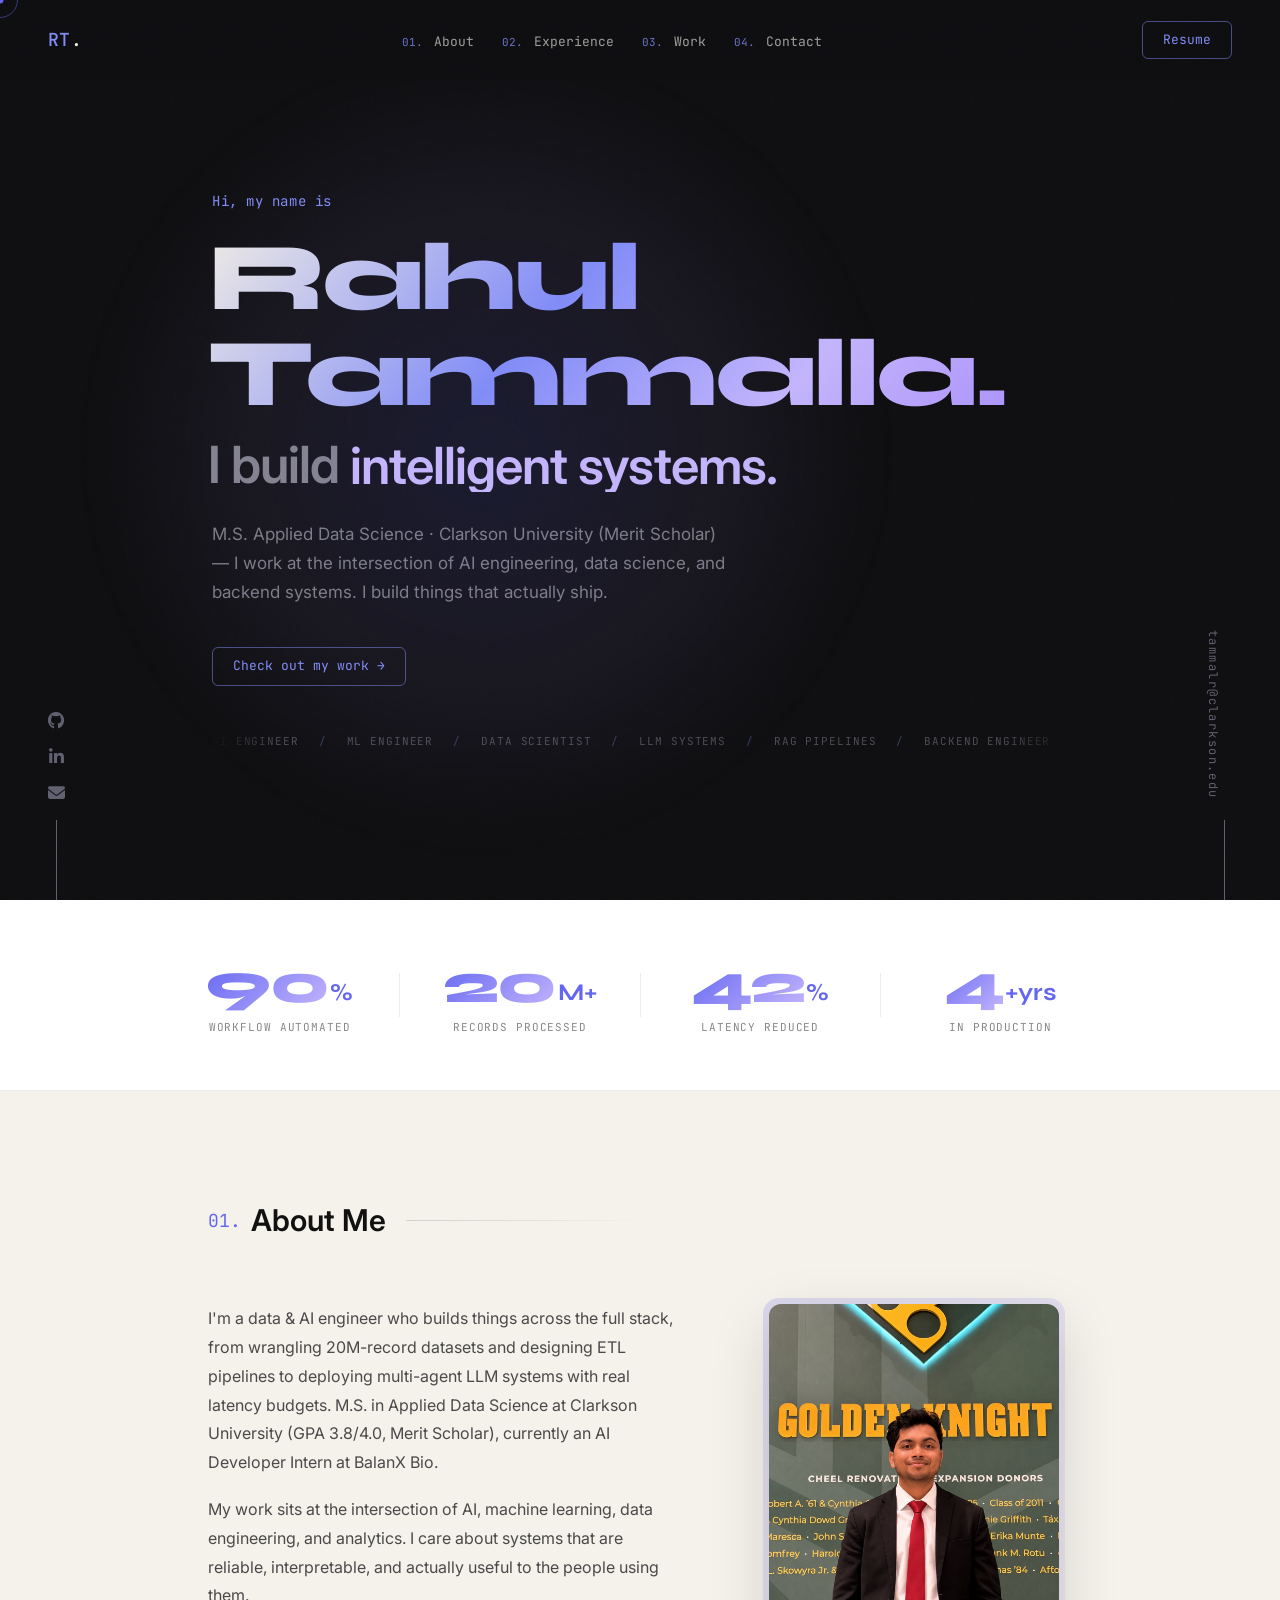
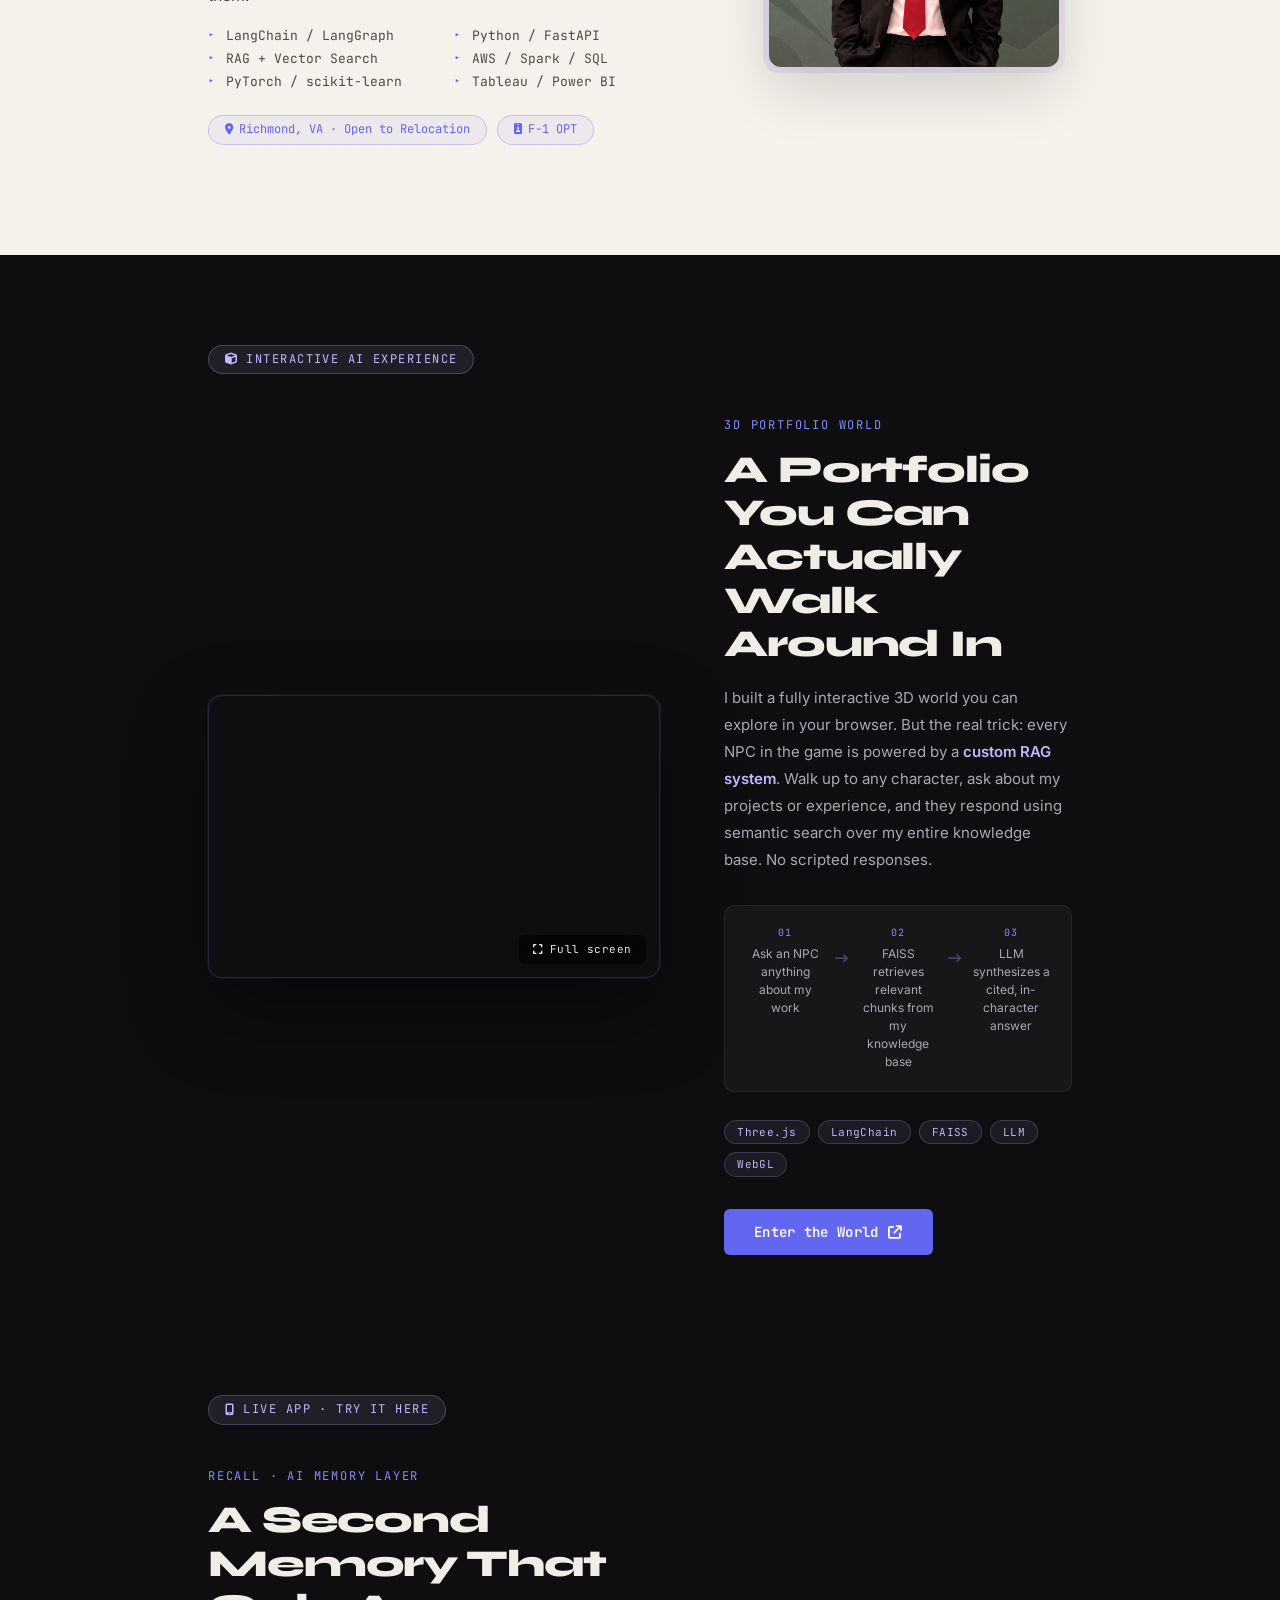
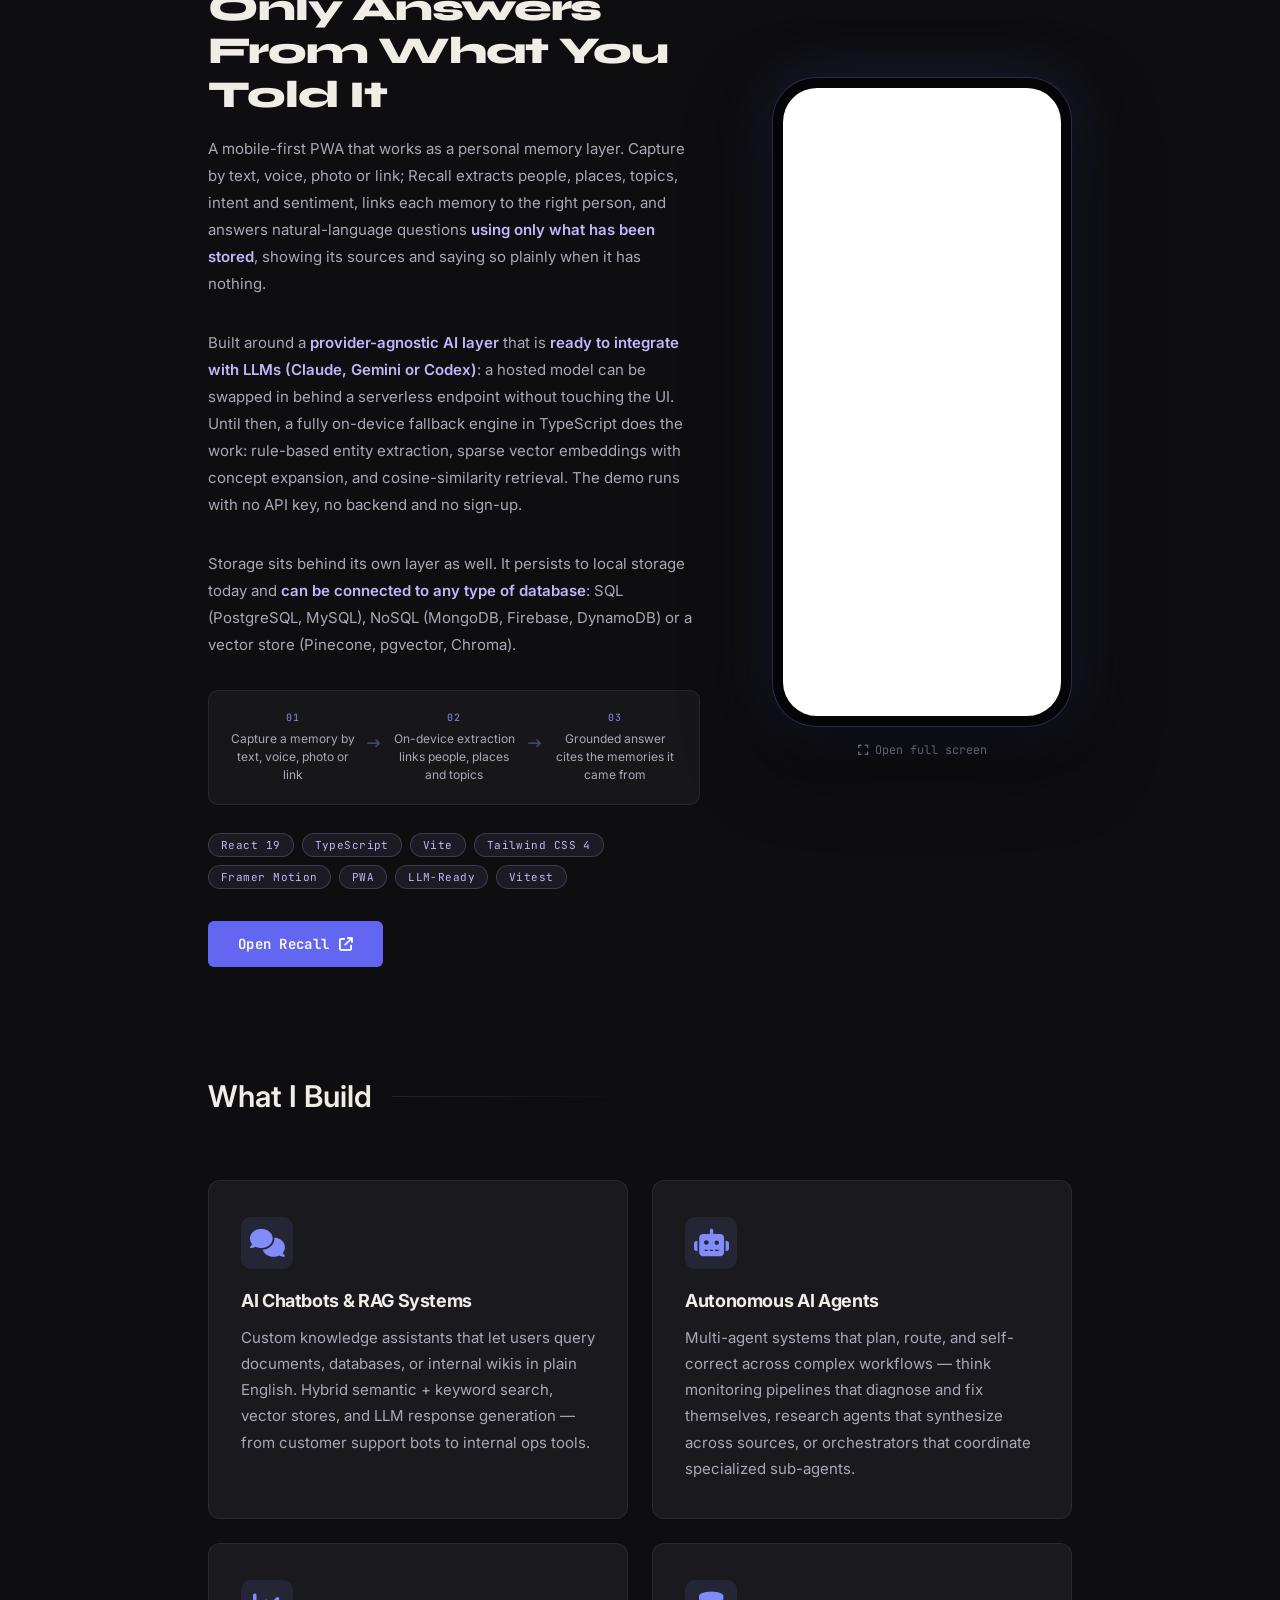
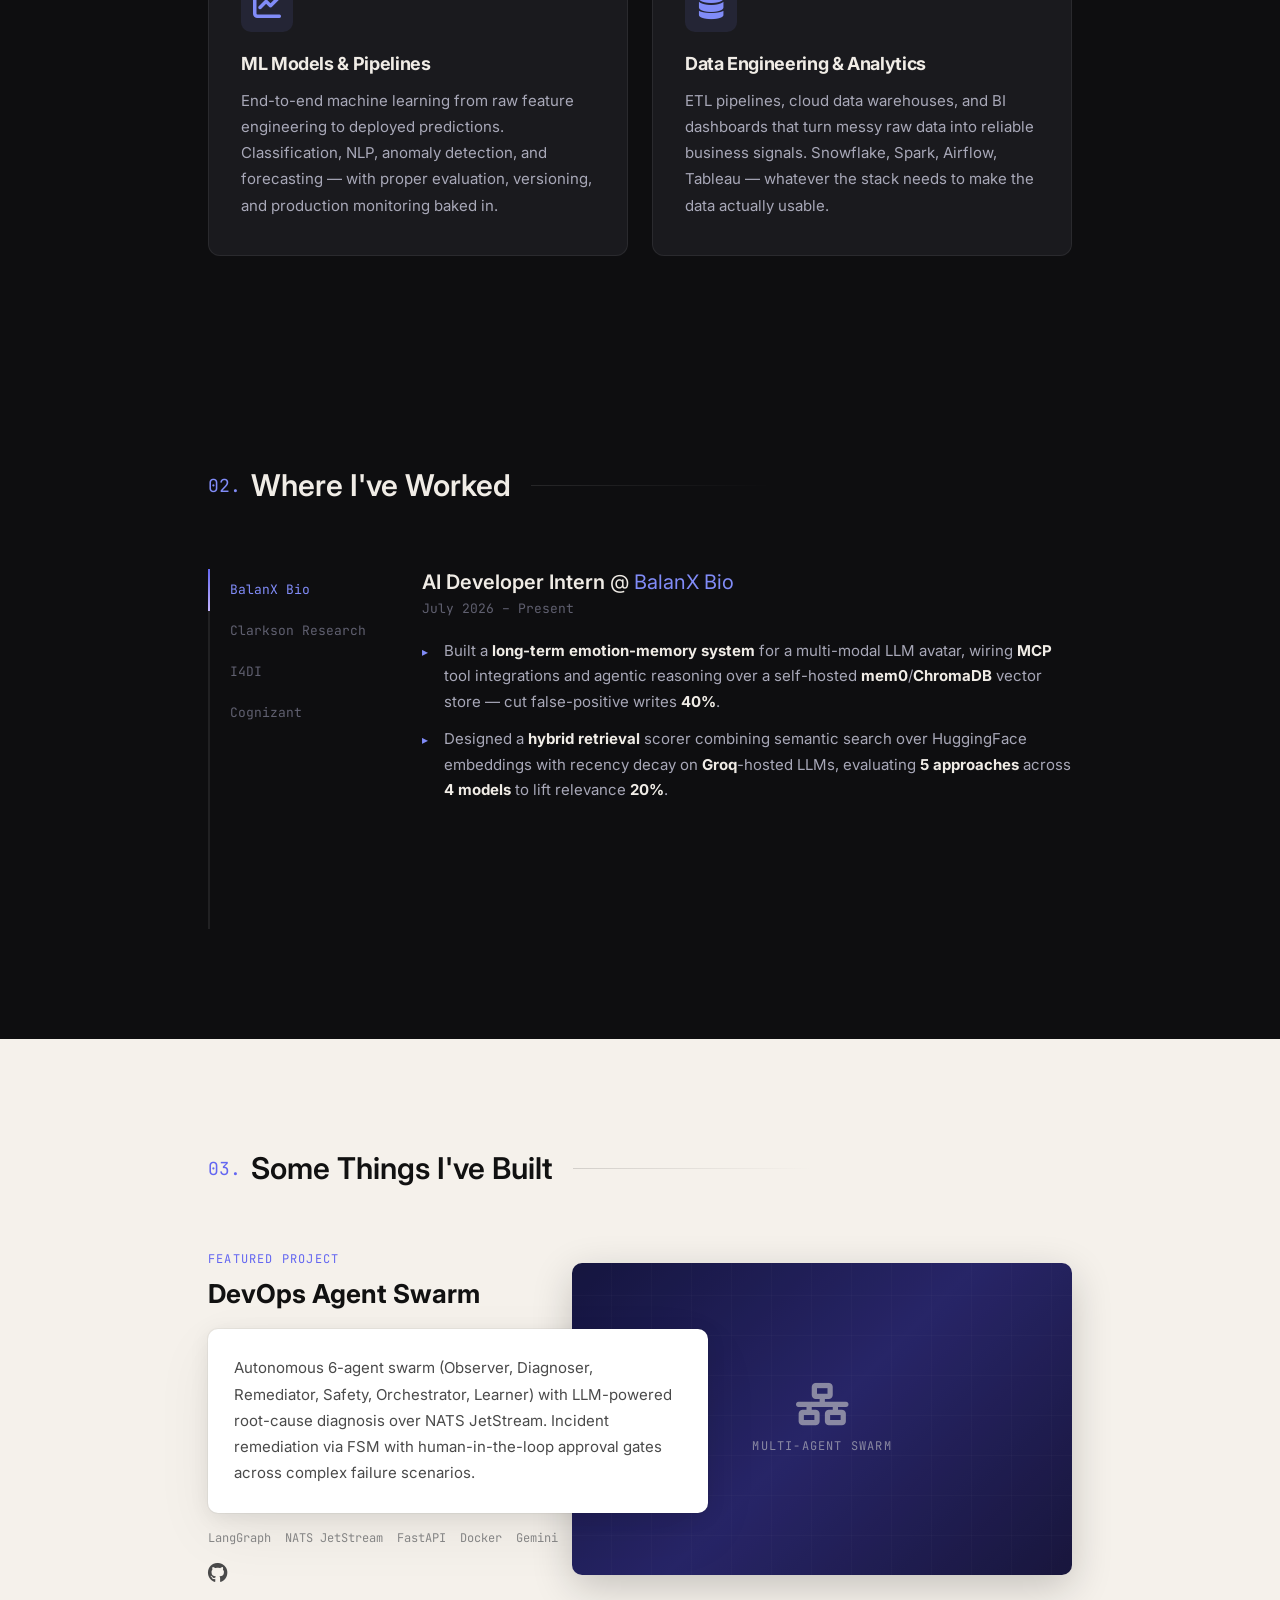
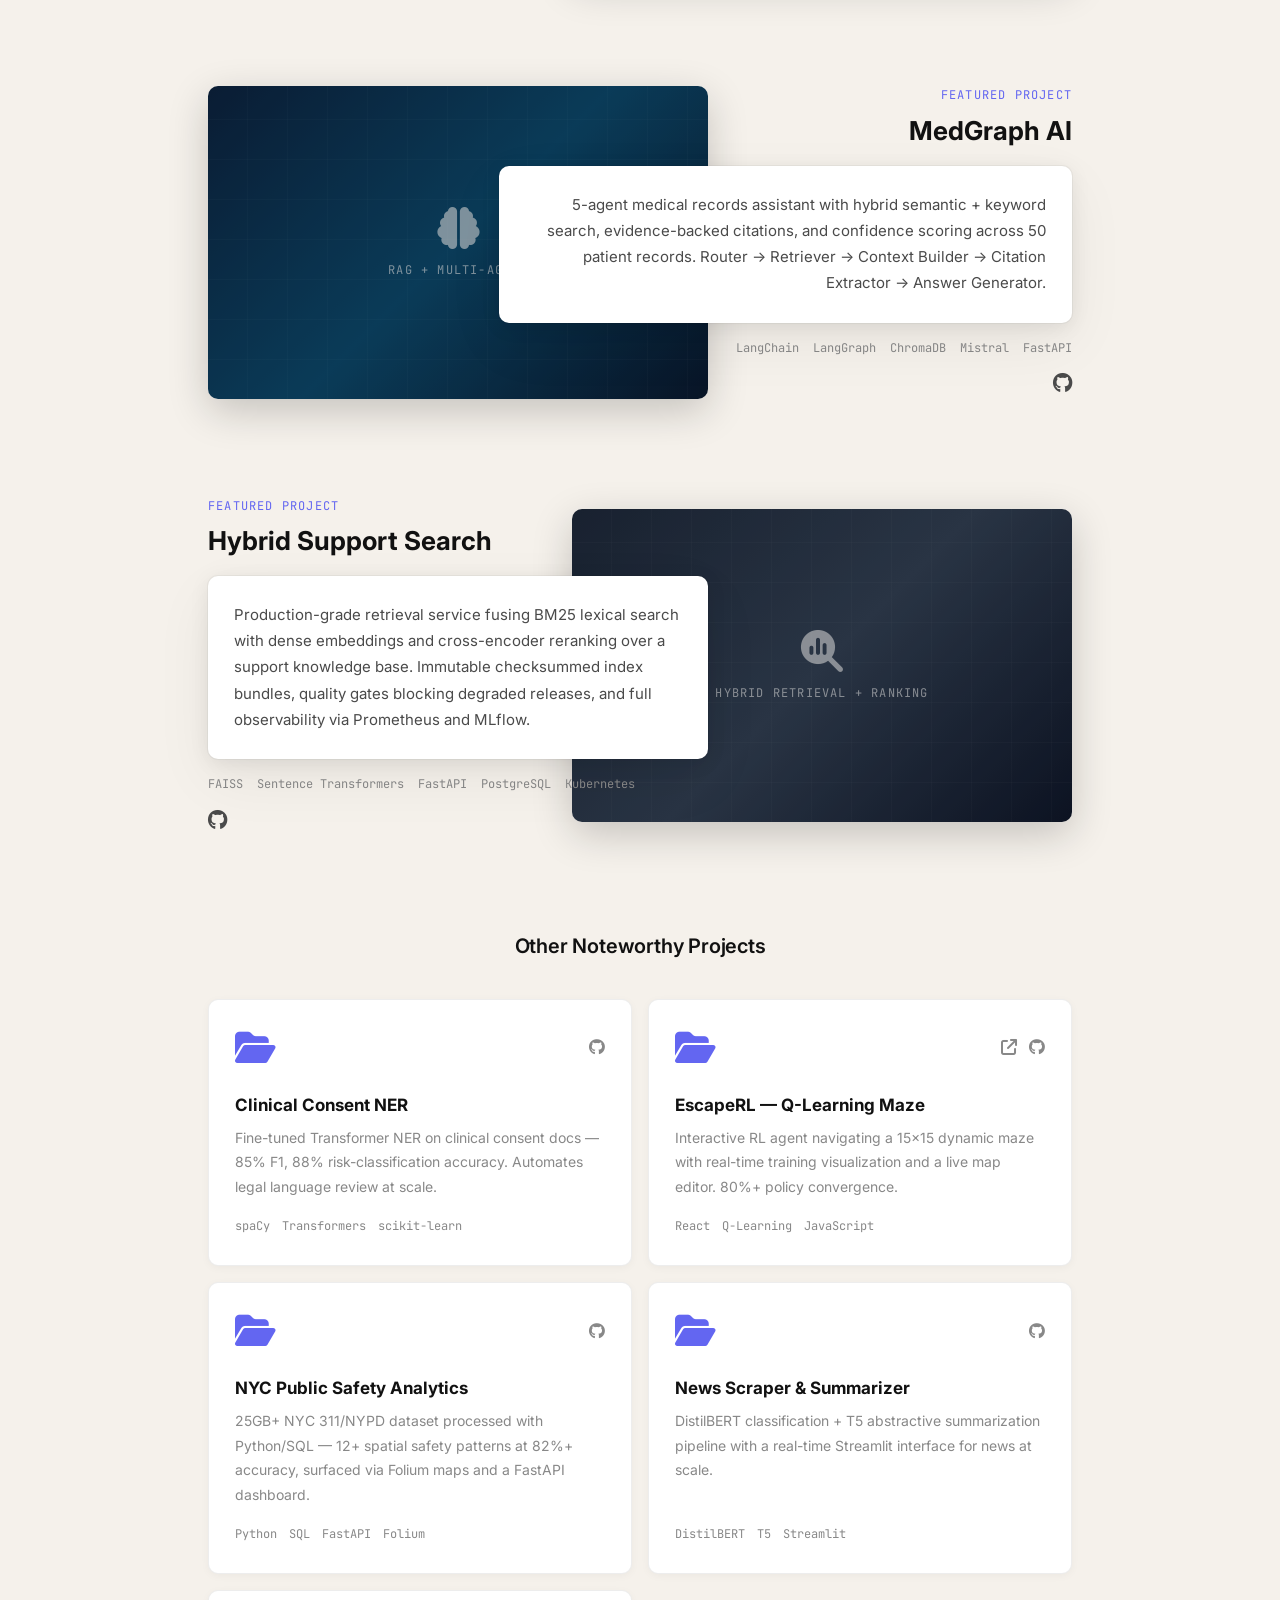
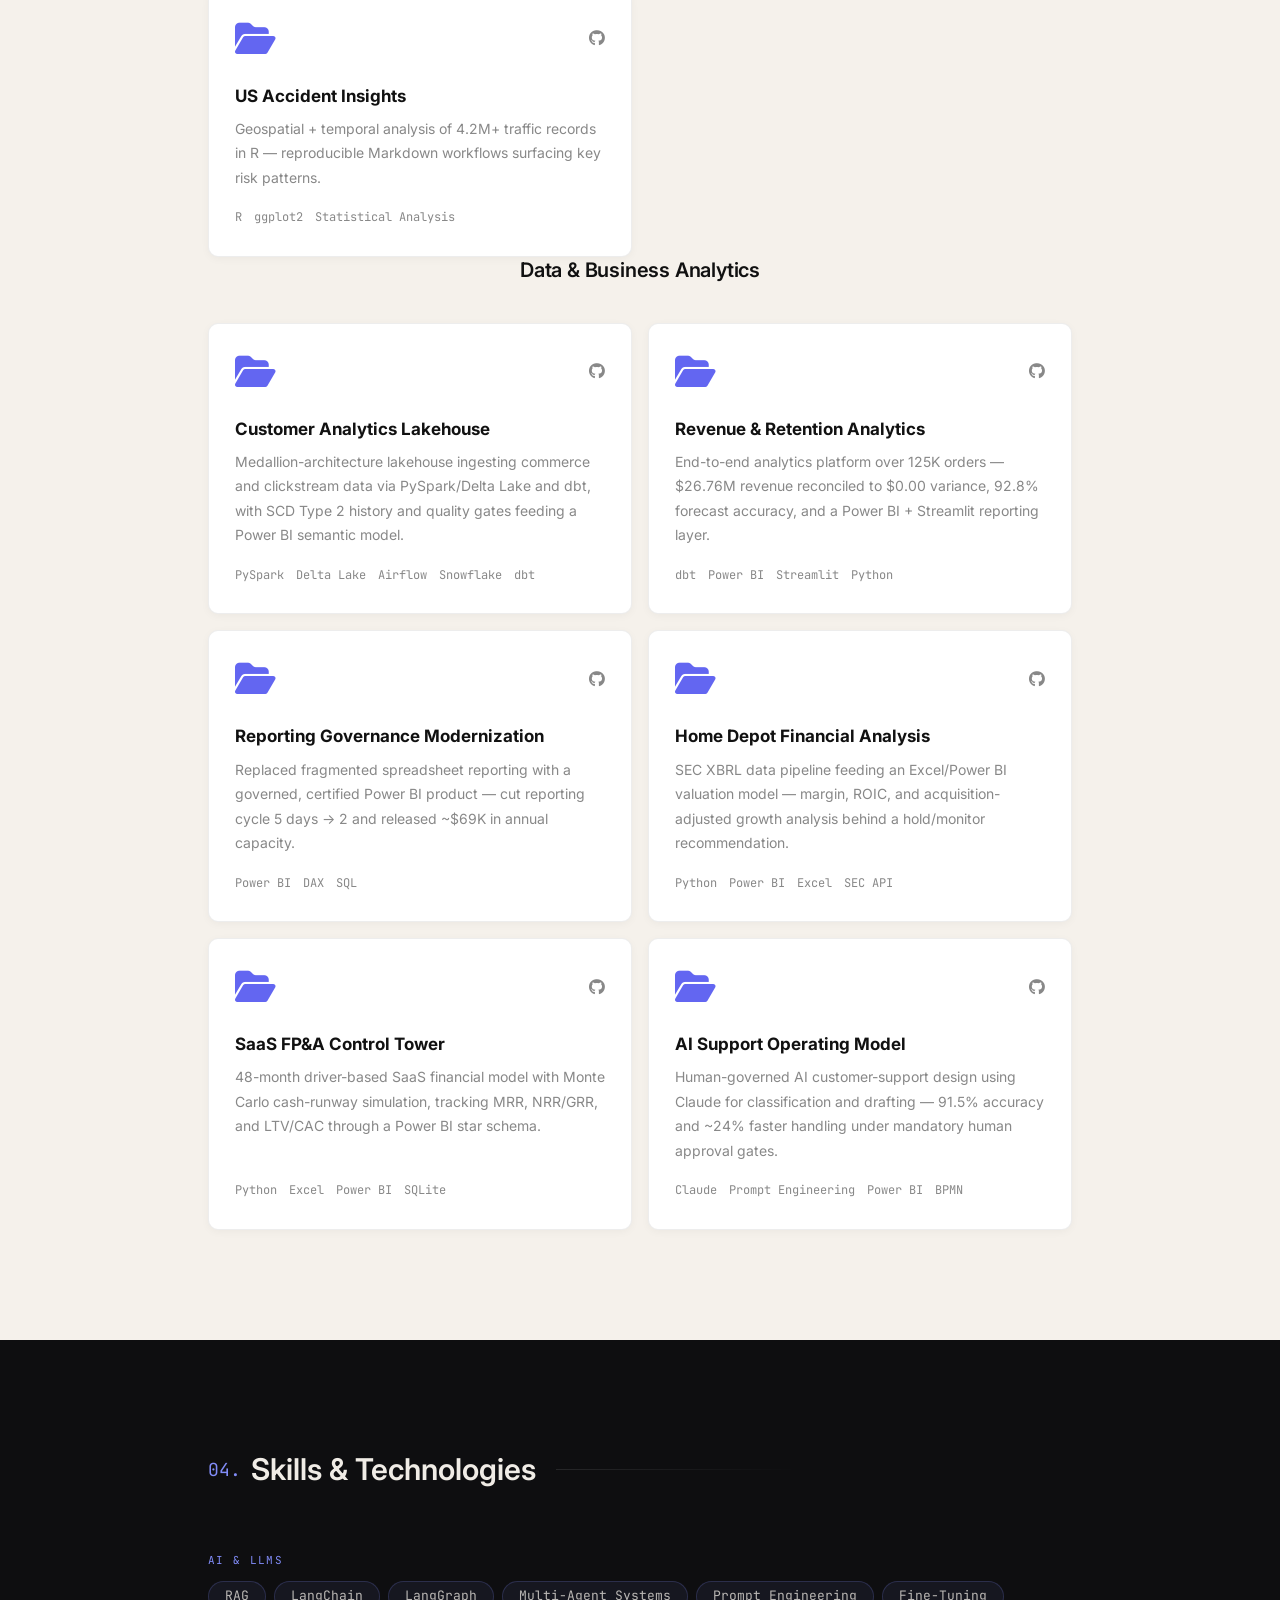
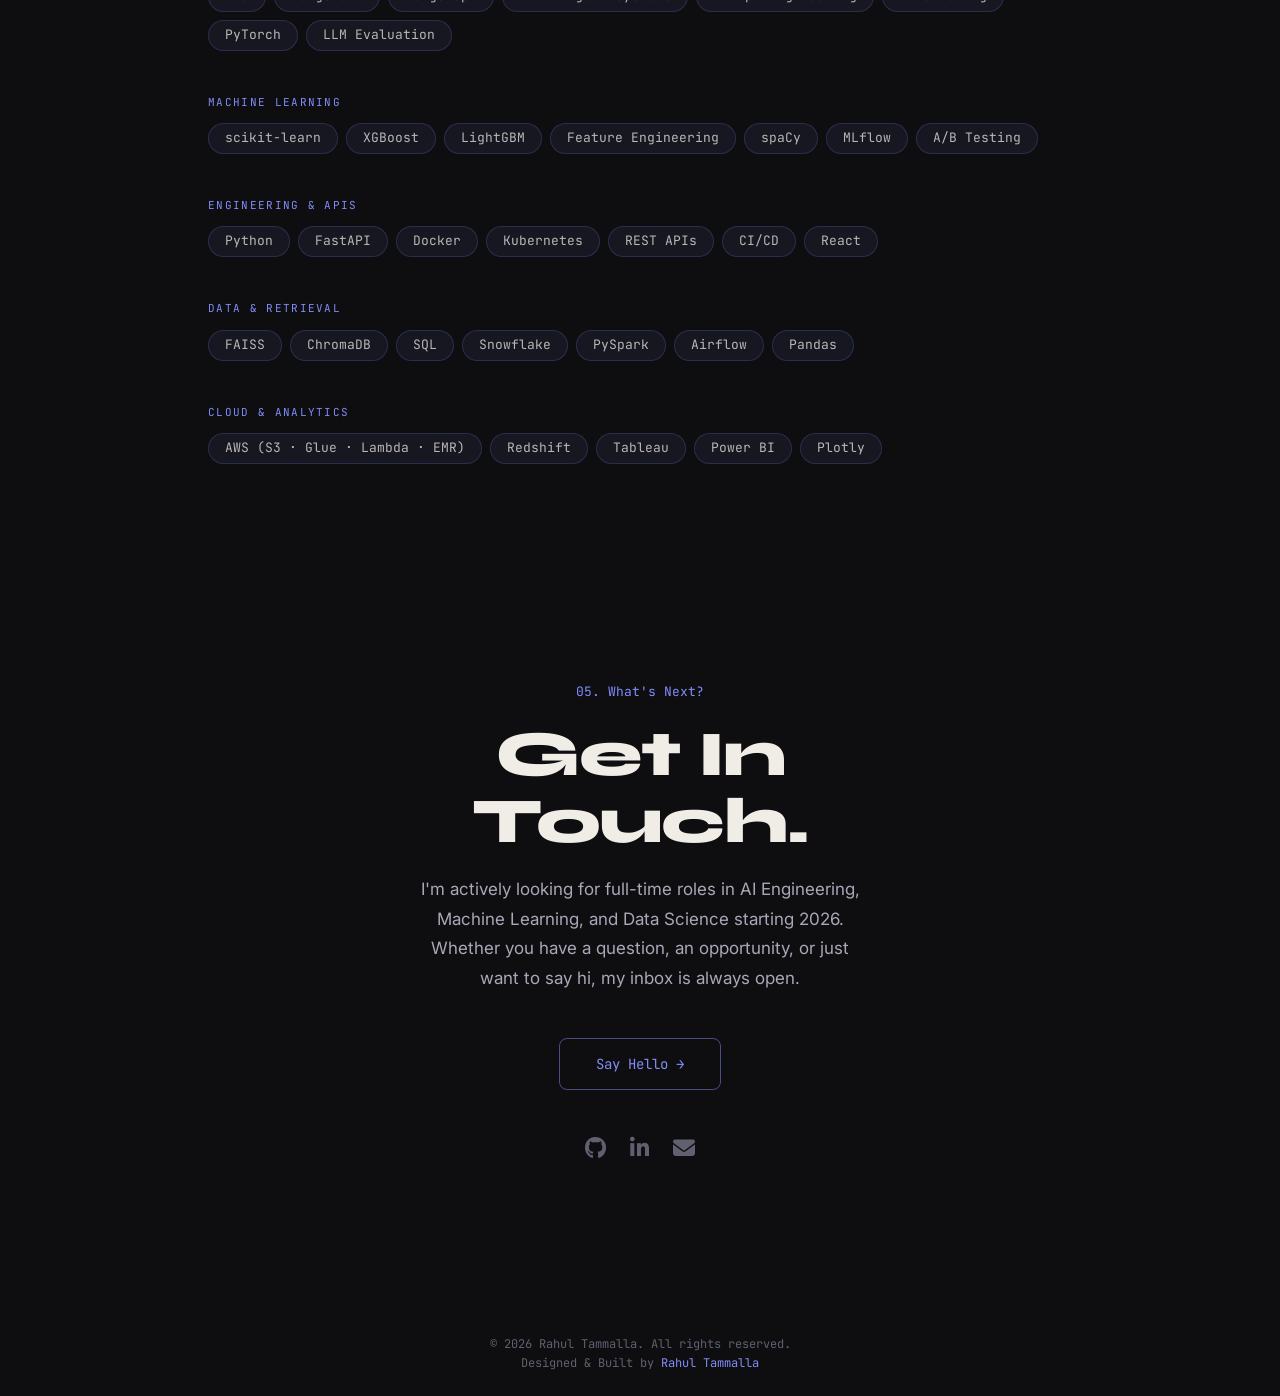
<file: ai/index.html>
<!DOCTYPE html>
<html lang="en">
<head>
  <meta charset="UTF-8">
  <meta name="robots" content="noindex">
  <meta name="viewport" content="width=device-width, initial-scale=1.0">
  <meta name="description" content="Rahul Tammalla – AI Software Engineer building production agentic LLM systems, RAG pipelines, and cloud backends.">
  <title>Rahul Tammalla</title>
  <link rel="icon" type="image/png" href="../assets/logo/NN2.png">
  <link rel="preconnect" href="https://fonts.googleapis.com">
  <link rel="preconnect" href="https://fonts.gstatic.com" crossorigin>
  <link href="https://fonts.googleapis.com/css2?family=Syne:wght@700;800&family=Inter:wght@300;400;500;600&family=JetBrains+Mono:wght@400;500&display=swap" rel="stylesheet">
  <link rel="stylesheet" href="https://cdnjs.cloudflare.com/ajax/libs/font-awesome/6.4.2/css/all.min.css">
  <link rel="stylesheet" href="../assets/css/style.css">
  <script async src="https://www.googletagmanager.com/gtag/js?id=G-X3T2V9K1VE"></script>
  <script>window.dataLayer=window.dataLayer||[];function gtag(){dataLayer.push(arguments);}gtag('js',new Date());gtag('config','G-X3T2V9K1VE');</script>
</head>
<body>
  <!-- Custom cursor (desktop only) -->
  <div id="cursor-dot"  class="cursor-dot"></div>
  <div id="cursor-ring" class="cursor-ring"></div>

  <!-- ============================================================
       NAVBAR
  ============================================================ -->
  <header class="nav" id="nav">
    <nav class="nav-inner">
      <a href="./" class="nav-logo">RT<span class="dot">.</span></a>
      <ul class="nav-links">
        <li><a href="#about"><span class="num">01.</span> About</a></li>
        <li><a href="#experience"><span class="num">02.</span> Experience</a></li>
        <li><a href="#work"><span class="num">03.</span> Work</a></li>
        <li><a href="#contact"><span class="num">04.</span> Contact</a></li>
      </ul>
      <a href="../assets/download/Rahul_Resume_AI.pdf" class="btn-outline" download>Resume</a>
      <button class="hamburger" id="hamburger" aria-label="Menu">
        <i class="fa-solid fa-bars" id="hamIcon"></i>
      </button>
    </nav>
  </header>

  <!-- Mobile drawer -->
  <div class="drawer" id="drawer">
    <button class="drawer-close" id="drawerClose"><i class="fa-solid fa-xmark"></i></button>
    <nav class="drawer-nav">
      <ol>
        <li><a href="#about" class="drawer-link"><span>01.</span> About</a></li>
        <li><a href="#experience" class="drawer-link"><span>02.</span> Experience</a></li>
        <li><a href="#work" class="drawer-link"><span>03.</span> Work</a></li>
        <li><a href="#contact" class="drawer-link"><span>04.</span> Contact</a></li>
      </ol>
      <a href="../assets/download/Rahul_Resume_AI.pdf" class="btn-outline drawer-resume" download>Resume</a>
    </nav>
  </div>
  <div class="drawer-overlay" id="drawerOverlay"></div>


  <!-- ============================================================
       SIDE RAILS (desktop only)
  ============================================================ -->

  <!-- Left rail: social icons + line -->
  <div class="side-rail side-left">
    <ul class="side-social">
      <li><a href="https://github.com/rahul9908" target="_blank" rel="noopener" aria-label="GitHub"><i class="fa-brands fa-github"></i></a></li>
      <li><a href="https://linkedin.com/in/tammalla-rahul" target="_blank" rel="noopener" aria-label="LinkedIn"><i class="fa-brands fa-linkedin-in"></i></a></li>
      <li><a href="mailto:tammalr@clarkson.edu" aria-label="Email"><i class="fa-solid fa-envelope"></i></a></li>
    </ul>
  </div>

  <!-- Right rail: rotated email + line -->
  <div class="side-rail side-right">
    <a href="mailto:tammalr@clarkson.edu" class="side-email">tammalr@clarkson.edu</a>
  </div>


  <!-- ============================================================
       MAIN CONTENT
  ============================================================ -->
  <main>

    <!-- ============================================================
         HERO
    ============================================================ -->
    <section id="home" class="hero">
      <div class="hero-inner">
        <p class="hero-label fade-up" style="--delay:100ms">Hi, my name is</p>
        <h1 class="hero-name fade-up" style="--delay:200ms">Rahul Tammalla.</h1>
        <h2 class="hero-tagline fade-up" style="--delay:300ms">I build
          <span class="role-rotator" aria-label="AI systems, data pipelines, ML models, analytics tools, AI agents">
            <span class="role-track">
              <span>intelligent systems.</span>
              <span>data pipelines.</span>
              <span>ML models.</span>
              <span>analytics tools.</span>
              <span>AI agents.</span>
            </span>
          </span>
        </h2>
        <p class="hero-desc fade-up" style="--delay:400ms">
          M.S. Applied Data Science · Clarkson University (Merit Scholar) — I work at the intersection of AI engineering, data science, and backend systems. I build things that actually ship.
        </p>
        <div class="hero-cta fade-up" style="--delay:500ms">
          <a href="#work" class="btn-outline btn-magnetic">Check out my work &#8594;</a>
        </div>
        <!-- Scrolling role marquee -->
        <div class="marquee-wrap fade-up" style="--delay:650ms" aria-hidden="true">
          <div class="marquee-track">
            <span>AI Engineer</span><span class="msep">/</span>
            <span>ML Engineer</span><span class="msep">/</span>
            <span>Data Scientist</span><span class="msep">/</span>
            <span>LLM Systems</span><span class="msep">/</span>
            <span>RAG Pipelines</span><span class="msep">/</span>
            <span>Backend Engineer</span><span class="msep">/</span>
            <span>AI Engineer</span><span class="msep">/</span>
            <span>ML Engineer</span><span class="msep">/</span>
            <span>Data Scientist</span><span class="msep">/</span>
            <span>LLM Systems</span><span class="msep">/</span>
            <span>RAG Pipelines</span><span class="msep">/</span>
            <span>Backend Engineer</span><span class="msep">/</span>
          </div>
        </div>
      </div>
    </section>

    <!-- STATS STRIP -->
    <div class="stats-strip">
      <div class="stats-inner">
        <div class="stat">
          <p class="stat-val"><span class="stat-num" data-target="90">0</span><span class="stat-suf">%</span></p>
          <p class="stat-label">workflow automated</p>
        </div>
        <div class="stat-div"></div>
        <div class="stat">
          <p class="stat-val"><span class="stat-num" data-target="20">0</span><span class="stat-suf">M+</span></p>
          <p class="stat-label">records processed</p>
        </div>
        <div class="stat-div"></div>
        <div class="stat">
          <p class="stat-val"><span class="stat-num" data-target="42">0</span><span class="stat-suf">%</span></p>
          <p class="stat-label">latency reduced</p>
        </div>
        <div class="stat-div"></div>
        <div class="stat">
          <p class="stat-val"><span class="stat-num" data-target="4">0</span><span class="stat-suf">+yrs</span></p>
          <p class="stat-label">in production</p>
        </div>
      </div>
    </div>


    <!-- ============================================================
         ABOUT
    ============================================================ -->
    <section id="about" class="section section-light">
      <div class="container">
        <h2 class="section-heading reveal"><span class="section-num">01.</span> About Me</h2>
        <div class="about-inner">
          <div class="about-text reveal">
            <p>I'm a data &amp; AI engineer who builds things across the full stack, from wrangling 20M-record datasets and designing ETL pipelines to deploying multi-agent LLM systems with real latency budgets. M.S. in Applied Data Science at Clarkson University (GPA 3.8/4.0, Merit Scholar), currently an AI Developer Intern at BalanX Bio.</p>
            <p>My work sits at the intersection of AI, machine learning, data engineering, and analytics. I care about systems that are reliable, interpretable, and actually useful to the people using them.</p>
            <ul class="about-tech-list">
              <li>LangChain / LangGraph</li>
              <li>Python / FastAPI</li>
              <li>RAG + Vector Search</li>
              <li>AWS / Spark / SQL</li>
              <li>PyTorch / scikit-learn</li>
              <li>Tableau / Power BI</li>
            </ul>
            <div class="about-chips">
              <span><i class="fa-solid fa-location-dot"></i> Richmond, VA &middot; Open to Relocation</span>
              <span><i class="fa-solid fa-id-badge"></i> F-1 OPT</span>
            </div>
          </div>
          <div class="about-img reveal">
            <div class="img-wrapper">
              <img src="../assets/images/about/PROFILEphoto.png" alt="Rahul Tammalla">
            </div>
          </div>
        </div>
      </div>
    </section>


    <!-- ============================================================
         MY WORLD — 3D Portfolio
    ============================================================ -->
    <section class="section section-dark world-section">
      <div class="container">

        <div class="world-eyebrow reveal">
          <span class="world-badge"><i class="fa-solid fa-cube"></i> Interactive AI Experience</span>
        </div>

        <div class="world-inner">

          <!-- iframe — left, dominant -->
          <div class="world-preview reveal">
            <div class="world-frame">
              <iframe
                src="https://rahul3dportfolio.vercel.app/"
                class="world-iframe"
                title="3D Interactive Portfolio"
                loading="lazy"
                allowfullscreen>
              </iframe>
              <a href="https://rahul3dportfolio.vercel.app/" target="_blank" rel="noopener" class="world-expand-btn">
                <i class="fa-solid fa-expand"></i> Full screen
              </a>
            </div>
          </div>

          <!-- copy — right -->
          <div class="world-text reveal">
            <p class="world-overline">3D Portfolio World</p>
            <h2 class="world-title">A Portfolio You Can Actually Walk Around In</h2>
            <p class="world-desc">I built a fully interactive 3D world you can explore in your browser. But the real trick: every NPC in the game is powered by a <strong>custom RAG system</strong>. Walk up to any character, ask about my projects or experience, and they respond using semantic search over my entire knowledge base. No scripted responses.</p>

            <div class="rag-flow">
              <div class="rag-step">
                <span class="rag-num">01</span>
                <p>Ask an NPC anything about my work</p>
              </div>
              <div class="rag-arrow"><i class="fa-solid fa-arrow-right-long"></i></div>
              <div class="rag-step">
                <span class="rag-num">02</span>
                <p>FAISS retrieves relevant chunks from my knowledge base</p>
              </div>
              <div class="rag-arrow"><i class="fa-solid fa-arrow-right-long"></i></div>
              <div class="rag-step">
                <span class="rag-num">03</span>
                <p>LLM synthesizes a cited, in-character answer</p>
              </div>
            </div>

            <ul class="world-tech-tags">
              <li>Three.js</li><li>LangChain</li><li>FAISS</li><li>LLM</li><li>WebGL</li>
            </ul>

            <a href="https://rahul3dportfolio.vercel.app/" target="_blank" rel="noopener" class="btn-primary world-cta">
              Enter the World <i class="fa-solid fa-arrow-up-right-from-square"></i>
            </a>
          </div>

        </div>
      </div>
    </section>


    <!-- ============================================================
         RECALL — AI Memory Layer (live phone preview)
    ============================================================ -->
    <section class="section section-dark recall-section">
      <div class="container">

        <div class="world-eyebrow reveal">
          <span class="world-badge"><i class="fa-solid fa-mobile-screen"></i> Live App &middot; Try It Here</span>
        </div>

        <div class="recall-inner">

          <!-- copy — left -->
          <div class="world-text reveal">
            <p class="world-overline">Recall &middot; AI Memory Layer</p>
            <h2 class="world-title">A Second Memory That Only Answers From What You Told It</h2>
            <p class="world-desc">A mobile-first PWA that works as a personal memory layer. Capture by text, voice, photo or link; Recall extracts people, places, topics, intent and sentiment, links each memory to the right person, and answers natural-language questions <strong>using only what has been stored</strong>, showing its sources and saying so plainly when it has nothing.</p>
            <p class="world-desc">Built around a <strong>provider-agnostic AI layer</strong> that is <strong>ready to integrate with LLMs (Claude, Gemini or Codex)</strong>: a hosted model can be swapped in behind a serverless endpoint without touching the UI. Until then, a fully on-device fallback engine in TypeScript does the work: rule-based entity extraction, sparse vector embeddings with concept expansion, and cosine-similarity retrieval. The demo runs with no API key, no backend and no sign-up.</p>
            <p class="world-desc">Storage sits behind its own layer as well. It persists to local storage today and <strong>can be connected to any type of database</strong>: SQL (PostgreSQL, MySQL), NoSQL (MongoDB, Firebase, DynamoDB) or a vector store (Pinecone, pgvector, Chroma).</p>

            <div class="rag-flow">
              <div class="rag-step">
                <span class="rag-num">01</span>
                <p>Capture a memory by text, voice, photo or link</p>
              </div>
              <div class="rag-arrow"><i class="fa-solid fa-arrow-right-long"></i></div>
              <div class="rag-step">
                <span class="rag-num">02</span>
                <p>On-device extraction links people, places and topics</p>
              </div>
              <div class="rag-arrow"><i class="fa-solid fa-arrow-right-long"></i></div>
              <div class="rag-step">
                <span class="rag-num">03</span>
                <p>Grounded answer cites the memories it came from</p>
              </div>
            </div>

            <ul class="world-tech-tags">
              <li>React 19</li><li>TypeScript</li><li>Vite</li><li>Tailwind CSS 4</li><li>Framer Motion</li><li>PWA</li><li>LLM-Ready</li><li>Vitest</li>
            </ul>

            <div class="recall-cta">
              <a href="https://recall-memory-three.vercel.app" target="_blank" rel="noopener" class="btn-primary world-cta">
                Open Recall <i class="fa-solid fa-arrow-up-right-from-square"></i>
              </a>
            </div>
          </div>

          <!-- phone preview — right -->
          <div class="recall-preview reveal">
            <div class="phone-frame">
              <iframe
                src="https://recall-memory-three.vercel.app"
                class="world-iframe"
                title="Recall, AI memory app live demo"
                loading="lazy">
              </iframe>
            </div>
            <a href="https://recall-memory-three.vercel.app" target="_blank" rel="noopener" class="phone-caption">
              <i class="fa-solid fa-expand"></i> Open full screen
            </a>
          </div>

        </div>
      </div>
    </section>


    <!-- ============================================================
         WHAT I BUILD
    ============================================================ -->
    <section class="section section-dark build-section">
      <div class="container">
        <h2 class="section-heading reveal" style="color: var(--text-inv);">What I Build</h2>
        <div class="build-grid">

          <div class="build-card reveal">
            <div class="build-icon"><i class="fa-solid fa-comments"></i></div>
            <h3>AI Chatbots &amp; RAG Systems</h3>
            <p>Custom knowledge assistants that let users query documents, databases, or internal wikis in plain English. Hybrid semantic + keyword search, vector stores, and LLM response generation — from customer support bots to internal ops tools.</p>
          </div>

          <div class="build-card reveal">
            <div class="build-icon"><i class="fa-solid fa-robot"></i></div>
            <h3>Autonomous AI Agents</h3>
            <p>Multi-agent systems that plan, route, and self-correct across complex workflows — think monitoring pipelines that diagnose and fix themselves, research agents that synthesize across sources, or orchestrators that coordinate specialized sub-agents.</p>
          </div>

          <div class="build-card reveal">
            <div class="build-icon"><i class="fa-solid fa-chart-line"></i></div>
            <h3>ML Models &amp; Pipelines</h3>
            <p>End-to-end machine learning from raw feature engineering to deployed predictions. Classification, NLP, anomaly detection, and forecasting — with proper evaluation, versioning, and production monitoring baked in.</p>
          </div>

          <div class="build-card reveal">
            <div class="build-icon"><i class="fa-solid fa-database"></i></div>
            <h3>Data Engineering &amp; Analytics</h3>
            <p>ETL pipelines, cloud data warehouses, and BI dashboards that turn messy raw data into reliable business signals. Snowflake, Spark, Airflow, Tableau — whatever the stack needs to make the data actually usable.</p>
          </div>

        </div>
      </div>
    </section>


    <!-- ============================================================
         EXPERIENCE
    ============================================================ -->
    <section id="experience" class="section section-dark">
      <div class="container">
        <h2 class="section-heading reveal"><span class="section-num">02.</span> Where I've Worked</h2>
        <div class="exp-container reveal">
          <div class="exp-tabs" role="tablist">
            <button class="exp-tab active" data-tab="balanx" role="tab">BalanX Bio</button>
            <button class="exp-tab" data-tab="clarkson-research" role="tab">Clarkson Research</button>
            <button class="exp-tab" data-tab="i4di" role="tab">I4DI</button>
            <button class="exp-tab" data-tab="cognizant" role="tab">Cognizant</button>
            <div class="tab-indicator"></div>
          </div>
          <div class="exp-panels">

            <div class="exp-panel active" data-panel="balanx">
              <h3 class="exp-title">AI Developer Intern <span class="exp-company">@ <a href="#" class="accent-link">BalanX Bio</a></span></h3>
              <p class="exp-date">July 2026 &ndash; Present</p>
              <ul class="exp-bullets">
                <li>Built a <strong>long-term emotion-memory system</strong> for a multi-modal LLM avatar, wiring <strong>MCP</strong> tool integrations and agentic reasoning over a self-hosted <strong>mem0</strong>/<strong>ChromaDB</strong> vector store — cut false-positive writes <strong>40%</strong>.</li>
                <li>Designed a <strong>hybrid retrieval</strong> scorer combining semantic search over HuggingFace embeddings with recency decay on <strong>Groq</strong>-hosted LLMs, evaluating <strong>5 approaches</strong> across <strong>4 models</strong> to lift relevance <strong>20%</strong>.</li>
              </ul>
            </div>

            <div class="exp-panel" data-panel="clarkson-research">
              <h3 class="exp-title">AI/ML Research Assistant <span class="exp-company">@ <a href="#" class="accent-link">Clarkson University</a></span></h3>
              <p class="exp-date">January 2025 &ndash; Present</p>
              <ul class="exp-bullets">
                <li>Analyzed <strong>20M+ NEMSIS emergency records</strong>, engineered 70+ features surfacing 15 statistically significant stroke-delay predictors.</li>
                <li>Built Python / SQL / PySpark pipelines resolving <strong>1M+ missing values</strong> to 95% data quality, trained XGBoost / LightGBM / SVM models lifting accuracy <strong>20%</strong>.</li>
                <li>Built an <strong>NLP</strong> extraction pipeline (spaCy, BeautifulSoup, regex) structuring unstructured research text into <strong>300+</strong> normalized entities, boosting downstream data quality 45%.</li>
              </ul>
            </div>

            <div class="exp-panel" data-panel="i4di">
              <h3 class="exp-title">AI Engineer Intern <span class="exp-company">@ <a href="#" class="accent-link">I4DI</a></span></h3>
              <p class="exp-date">May 2025 &ndash; August 2025</p>
              <ul class="exp-bullets">
                <li>Built a <strong>multi-agent survey system</strong> (Mistral 7B + Claude) with structured prompting and JSON-schema validation — cut manual authoring effort by <strong>90%</strong>.</li>
                <li>Designed a <strong>RAG pipeline</strong> with real-time document override returning context-scoped answers in under <strong>3 seconds</strong> at 95%+ relevance.</li>
                <li>Optimized <strong>GTE embedding pipelines</strong> in PyTorch with batched async inference — cut latency <strong>42%</strong> (5.1 s → 2.9 s), lifted Precision@K 30%.</li>
              </ul>
            </div>

            <div class="exp-panel" data-panel="cognizant">
              <h3 class="exp-title">Data Engineer <span class="exp-company">@ <a href="#" class="accent-link">Cognizant Technology Solutions</a></span></h3>
              <p class="exp-date">October 2021 &ndash; August 2024</p>
              <ul class="exp-bullets">
                <li>Built <strong>Airflow / SQL ETL pipelines</strong> on Snowflake / Redshift and AWS (S3, Glue, EMR, Lambda) processing 5M+ records daily for <strong>Gilead Life Sciences</strong> — reduced pipeline failures 70%, improved query performance 30%.</li>
                <li>Delivered <strong>5+ Tableau / Power BI dashboards</strong> on CI/CD pipelines (AWS/Kubernetes) sustaining <strong>95%+ uptime</strong> — cut manual reporting 30% across 3+ source systems.</li>
              </ul>
            </div>

          </div>
        </div>
      </div>
    </section>


    <!-- ============================================================
         WORK / PROJECTS
    ============================================================ -->
    <section id="work" class="section section-light">
      <div class="container">
        <h2 class="section-heading reveal"><span class="section-num">03.</span> Some Things I've Built</h2>

        <!-- Featured projects -->
        <div class="featured-list">

          <!-- Featured 1: DevOps Agent Swarm (image right) -->
          <div class="fp reveal">
            <div class="fp-content">
              <p class="fp-overline">Featured Project</p>
              <h3 class="fp-title"><a href="https://github.com/rahul9908/DevOps-Agent-Swarm" target="_blank" rel="noopener">DevOps Agent Swarm</a></h3>
              <div class="fp-desc">
                <p>Autonomous 6-agent swarm (Observer, Diagnoser, Remediator, Safety, Orchestrator, Learner) with LLM-powered root-cause diagnosis over NATS JetStream. Incident remediation via FSM with human-in-the-loop approval gates across complex failure scenarios.</p>
              </div>
              <ul class="fp-tech">
                <li>LangGraph</li><li>NATS JetStream</li><li>FastAPI</li><li>Docker</li><li>Gemini</li>
              </ul>
              <div class="fp-links">
                <a href="https://github.com/rahul9908/DevOps-Agent-Swarm" target="_blank" rel="noopener" aria-label="GitHub"><i class="fa-brands fa-github"></i></a>
              </div>
            </div>
            <div class="fp-image">
              <a href="https://github.com/rahul9908/DevOps-Agent-Swarm" target="_blank" rel="noopener">
                <div class="fp-img-placeholder" style="background: linear-gradient(135deg, #1a1a4e 0%, #312e81 50%, #1e1b4b 100%);">
                  <div class="fp-img-label">
                    <i class="fa-solid fa-network-wired"></i>
                    <span>Multi-Agent Swarm</span>
                  </div>
                </div>
              </a>
            </div>
          </div>

          <!-- Featured 2: MedGraph AI (image left) -->
          <div class="fp fp-reverse reveal">
            <div class="fp-content">
              <p class="fp-overline">Featured Project</p>
              <h3 class="fp-title"><a href="https://github.com/rahul9908/Medical-AI-search-assistant" target="_blank" rel="noopener">MedGraph AI</a></h3>
              <div class="fp-desc">
                <p>5-agent medical records assistant with hybrid semantic + keyword search, evidence-backed citations, and confidence scoring across 50 patient records. Router → Retriever → Context Builder → Citation Extractor → Answer Generator.</p>
              </div>
              <ul class="fp-tech">
                <li>LangChain</li><li>LangGraph</li><li>ChromaDB</li><li>Mistral</li><li>FastAPI</li>
              </ul>
              <div class="fp-links">
                <a href="https://github.com/rahul9908/Medical-AI-search-assistant" target="_blank" rel="noopener" aria-label="GitHub"><i class="fa-brands fa-github"></i></a>
              </div>
            </div>
            <div class="fp-image">
              <a href="https://github.com/rahul9908/Medical-AI-search-assistant" target="_blank" rel="noopener">
                <div class="fp-img-placeholder" style="background: linear-gradient(135deg, #0c2340 0%, #0c4a6e 50%, #0a192f 100%);">
                  <div class="fp-img-label">
                    <i class="fa-solid fa-brain"></i>
                    <span>RAG + Multi-Agent</span>
                  </div>
                </div>
              </a>
            </div>
          </div>

          <!-- Featured 3: Hybrid Support Search (image right) -->
          <div class="fp reveal">
            <div class="fp-content">
              <p class="fp-overline">Featured Project</p>
              <h3 class="fp-title"><a href="https://github.com/rahul9908/hybrid-support-search" target="_blank" rel="noopener">Hybrid Support Search</a></h3>
              <div class="fp-desc">
                <p>Production-grade retrieval service fusing BM25 lexical search with dense embeddings and cross-encoder reranking over a support knowledge base. Immutable checksummed index bundles, quality gates blocking degraded releases, and full observability via Prometheus and MLflow.</p>
              </div>
              <ul class="fp-tech">
                <li>FAISS</li><li>Sentence Transformers</li><li>FastAPI</li><li>PostgreSQL</li><li>Kubernetes</li>
              </ul>
              <div class="fp-links">
                <a href="https://github.com/rahul9908/hybrid-support-search" target="_blank" rel="noopener" aria-label="GitHub"><i class="fa-brands fa-github"></i></a>
              </div>
            </div>
            <div class="fp-image">
              <a href="https://github.com/rahul9908/hybrid-support-search" target="_blank" rel="noopener">
                <div class="fp-img-placeholder" style="background: linear-gradient(135deg, #1e293b 0%, #334155 50%, #0f172a 100%);">
                  <div class="fp-img-label">
                    <i class="fa-solid fa-magnifying-glass-chart"></i>
                    <span>Hybrid Retrieval + Ranking</span>
                  </div>
                </div>
              </a>
            </div>
          </div>

        </div>

        <!-- Other noteworthy projects -->
        <h3 class="other-heading reveal">Other Noteworthy Projects</h3>
        <div class="other-grid">

          <div class="other-card reveal">
            <div class="card-top">
              <i class="fa-solid fa-folder-open card-folder"></i>
              <div class="card-links">
                <a href="https://github.com/rahul9908/clinical-consent-NER-Project" target="_blank" rel="noopener" aria-label="GitHub"><i class="fa-brands fa-github"></i></a>
              </div>
            </div>
            <h4 class="card-title">Clinical Consent NER</h4>
            <p class="card-desc">Fine-tuned Transformer NER on clinical consent docs — 85% F1, 88% risk-classification accuracy. Automates legal language review at scale.</p>
            <ul class="card-tech"><li>spaCy</li><li>Transformers</li><li>scikit-learn</li></ul>
          </div>

          <div class="other-card reveal">
            <div class="card-top">
              <i class="fa-solid fa-folder-open card-folder"></i>
              <div class="card-links">
                <a href="https://rahul9908.github.io/escaperl-game/" target="_blank" rel="noopener" aria-label="Demo"><i class="fa-solid fa-arrow-up-right-from-square"></i></a>
                <a href="https://github.com/rahul9908/escaperl-game" target="_blank" rel="noopener" aria-label="GitHub"><i class="fa-brands fa-github"></i></a>
              </div>
            </div>
            <h4 class="card-title">EscapeRL &mdash; Q-Learning Maze</h4>
            <p class="card-desc">Interactive RL agent navigating a 15×15 dynamic maze with real-time training visualization and a live map editor. 80%+ policy convergence.</p>
            <ul class="card-tech"><li>React</li><li>Q-Learning</li><li>JavaScript</li></ul>
          </div>

          <div class="other-card reveal">
            <div class="card-top">
              <i class="fa-solid fa-folder-open card-folder"></i>
              <div class="card-links">
                <a href="https://github.com/rahul9908" target="_blank" rel="noopener" aria-label="GitHub"><i class="fa-brands fa-github"></i></a>
              </div>
            </div>
            <h4 class="card-title">NYC Public Safety Analytics</h4>
            <p class="card-desc">25GB+ NYC 311/NYPD dataset processed with Python/SQL — 12+ spatial safety patterns at 82%+ accuracy, surfaced via Folium maps and a FastAPI dashboard.</p>
            <ul class="card-tech"><li>Python</li><li>SQL</li><li>FastAPI</li><li>Folium</li></ul>
          </div>

          <div class="other-card reveal">
            <div class="card-top">
              <i class="fa-solid fa-folder-open card-folder"></i>
              <div class="card-links">
                <a href="https://github.com/rahul9908/NewsScraper" target="_blank" rel="noopener" aria-label="GitHub"><i class="fa-brands fa-github"></i></a>
              </div>
            </div>
            <h4 class="card-title">News Scraper &amp; Summarizer</h4>
            <p class="card-desc">DistilBERT classification + T5 abstractive summarization pipeline with a real-time Streamlit interface for news at scale.</p>
            <ul class="card-tech"><li>DistilBERT</li><li>T5</li><li>Streamlit</li></ul>
          </div>

          <div class="other-card reveal">
            <div class="card-top">
              <i class="fa-solid fa-folder-open card-folder"></i>
              <div class="card-links">
                <a href="https://github.com/rahul9908/US-Accident-Insights" target="_blank" rel="noopener" aria-label="GitHub"><i class="fa-brands fa-github"></i></a>
              </div>
            </div>
            <h4 class="card-title">US Accident Insights</h4>
            <p class="card-desc">Geospatial + temporal analysis of 4.2M+ traffic records in R — reproducible Markdown workflows surfacing key risk patterns.</p>
            <ul class="card-tech"><li>R</li><li>ggplot2</li><li>Statistical Analysis</li></ul>
          </div>

        </div>

        <!-- Data & Business Analytics projects -->
        <h3 class="other-heading reveal">Data &amp; Business Analytics</h3>
        <div class="other-grid">

          <div class="other-card reveal">
            <div class="card-top">
              <i class="fa-solid fa-folder-open card-folder"></i>
              <div class="card-links">
                <a href="https://github.com/rahul9908/real-time-customer-analytics-lakehouse" target="_blank" rel="noopener" aria-label="GitHub"><i class="fa-brands fa-github"></i></a>
              </div>
            </div>
            <h4 class="card-title">Customer Analytics Lakehouse</h4>
            <p class="card-desc">Medallion-architecture lakehouse ingesting commerce and clickstream data via PySpark/Delta Lake and dbt, with SCD Type 2 history and quality gates feeding a Power BI semantic model.</p>
            <ul class="card-tech"><li>PySpark</li><li>Delta Lake</li><li>Airflow</li><li>Snowflake</li><li>dbt</li></ul>
          </div>

          <div class="other-card reveal">
            <div class="card-top">
              <i class="fa-solid fa-folder-open card-folder"></i>
              <div class="card-links">
                <a href="https://github.com/rahul9908/customer-revenue-retention-analytics" target="_blank" rel="noopener" aria-label="GitHub"><i class="fa-brands fa-github"></i></a>
              </div>
            </div>
            <h4 class="card-title">Revenue &amp; Retention Analytics</h4>
            <p class="card-desc">End-to-end analytics platform over 125K orders — $26.76M revenue reconciled to $0.00 variance, 92.8% forecast accuracy, and a Power BI + Streamlit reporting layer.</p>
            <ul class="card-tech"><li>dbt</li><li>Power BI</li><li>Streamlit</li><li>Python</li></ul>
          </div>

          <div class="other-card reveal">
            <div class="card-top">
              <i class="fa-solid fa-folder-open card-folder"></i>
              <div class="card-links">
                <a href="https://github.com/rahul9908/enterprise-reporting-governance-modernization" target="_blank" rel="noopener" aria-label="GitHub"><i class="fa-brands fa-github"></i></a>
              </div>
            </div>
            <h4 class="card-title">Reporting Governance Modernization</h4>
            <p class="card-desc">Replaced fragmented spreadsheet reporting with a governed, certified Power BI product — cut reporting cycle 5 days &rarr; 2 and released ~$69K in annual capacity.</p>
            <ul class="card-tech"><li>Power BI</li><li>DAX</li><li>SQL</li></ul>
          </div>

          <div class="other-card reveal">
            <div class="card-top">
              <i class="fa-solid fa-folder-open card-folder"></i>
              <div class="card-links">
                <a href="https://github.com/rahul9908/home-depot-financial-performance-analytics" target="_blank" rel="noopener" aria-label="GitHub"><i class="fa-brands fa-github"></i></a>
              </div>
            </div>
            <h4 class="card-title">Home Depot Financial Analysis</h4>
            <p class="card-desc">SEC XBRL data pipeline feeding an Excel/Power BI valuation model — margin, ROIC, and acquisition-adjusted growth analysis behind a hold/monitor recommendation.</p>
            <ul class="card-tech"><li>Python</li><li>Power BI</li><li>Excel</li><li>SEC API</li></ul>
          </div>

          <div class="other-card reveal">
            <div class="card-top">
              <i class="fa-solid fa-folder-open card-folder"></i>
              <div class="card-links">
                <a href="https://github.com/rahul9908/saas-fpa-financial-model" target="_blank" rel="noopener" aria-label="GitHub"><i class="fa-brands fa-github"></i></a>
              </div>
            </div>
            <h4 class="card-title">SaaS FP&amp;A Control Tower</h4>
            <p class="card-desc">48-month driver-based SaaS financial model with Monte Carlo cash-runway simulation, tracking MRR, NRR/GRR, and LTV/CAC through a Power BI star schema.</p>
            <ul class="card-tech"><li>Python</li><li>Excel</li><li>Power BI</li><li>SQLite</li></ul>
          </div>

          <div class="other-card reveal">
            <div class="card-top">
              <i class="fa-solid fa-folder-open card-folder"></i>
              <div class="card-links">
                <a href="https://github.com/rahul9908/ai-support-operating-model" target="_blank" rel="noopener" aria-label="GitHub"><i class="fa-brands fa-github"></i></a>
              </div>
            </div>
            <h4 class="card-title">AI Support Operating Model</h4>
            <p class="card-desc">Human-governed AI customer-support design using Claude for classification and drafting — 91.5% accuracy and ~24% faster handling under mandatory human approval gates.</p>
            <ul class="card-tech"><li>Claude</li><li>Prompt Engineering</li><li>Power BI</li><li>BPMN</li></ul>
          </div>

        </div>

      </div>
    </section>


    <!-- ============================================================
         SKILLS
    ============================================================ -->
    <section id="skills" class="section section-dark">
      <div class="container">
        <h2 class="section-heading reveal"><span class="section-num">04.</span> Skills &amp; Technologies</h2>
        <div class="skills-block reveal">

          <div class="skill-category">
            <p class="skill-cat-label">AI &amp; LLMs</p>
            <div class="skill-tags">
              <span>RAG</span><span>LangChain</span><span>LangGraph</span><span>Multi-Agent Systems</span>
              <span>Prompt Engineering</span><span>Fine-Tuning</span><span>PyTorch</span><span>LLM Evaluation</span>
            </div>
          </div>

          <div class="skill-category">
            <p class="skill-cat-label">Machine Learning</p>
            <div class="skill-tags">
              <span>scikit-learn</span><span>XGBoost</span><span>LightGBM</span>
              <span>Feature Engineering</span><span>spaCy</span><span>MLflow</span><span>A/B Testing</span>
            </div>
          </div>

          <div class="skill-category">
            <p class="skill-cat-label">Engineering &amp; APIs</p>
            <div class="skill-tags">
              <span>Python</span><span>FastAPI</span><span>Docker</span>
              <span>Kubernetes</span><span>REST APIs</span><span>CI/CD</span><span>React</span>
            </div>
          </div>

          <div class="skill-category">
            <p class="skill-cat-label">Data &amp; Retrieval</p>
            <div class="skill-tags">
              <span>FAISS</span><span>ChromaDB</span><span>SQL</span><span>Snowflake</span>
              <span>PySpark</span><span>Airflow</span><span>Pandas</span>
            </div>
          </div>

          <div class="skill-category">
            <p class="skill-cat-label">Cloud &amp; Analytics</p>
            <div class="skill-tags">
              <span>AWS (S3 · Glue · Lambda · EMR)</span><span>Redshift</span>
              <span>Tableau</span><span>Power BI</span><span>Plotly</span>
            </div>
          </div>

        </div>
      </div>
    </section>


    <!-- ============================================================
         CONTACT
    ============================================================ -->
    <section id="contact" class="section section-dark contact-section">
      <div class="container">
        <div class="contact-inner reveal">
          <p class="contact-overline">05. What's Next?</p>
          <h2 class="contact-heading">Get In Touch.</h2>
          <p class="contact-desc">I'm actively looking for full-time roles in AI Engineering, Machine Learning, and Data Science starting 2026. Whether you have a question, an opportunity, or just want to say hi, my inbox is always open.</p>
          <a href="mailto:tammalr@clarkson.edu" class="btn-outline btn-large">Say Hello &#8594;</a>
          <div class="contact-links">
            <a href="https://github.com/rahul9908" target="_blank" rel="noopener"><i class="fa-brands fa-github"></i></a>
            <a href="https://linkedin.com/in/tammalla-rahul" target="_blank" rel="noopener"><i class="fa-brands fa-linkedin-in"></i></a>
            <a href="mailto:tammalr@clarkson.edu"><i class="fa-solid fa-envelope"></i></a>
          </div>
        </div>
      </div>
    </section>

  </main>


  <!-- ============================================================
       FOOTER
  ============================================================ -->
  <footer class="footer">
    <div class="footer-inner">
      <p>&copy; 2026 Rahul Tammalla. All rights reserved.</p>
      <p>Designed &amp; Built by <a href="https://github.com/rahul9908" target="_blank" rel="noopener" class="accent-link">Rahul Tammalla</a></p>
    </div>
  </footer>

  <script src="../assets/js/main.js"></script>
</body>
</html>
</file>
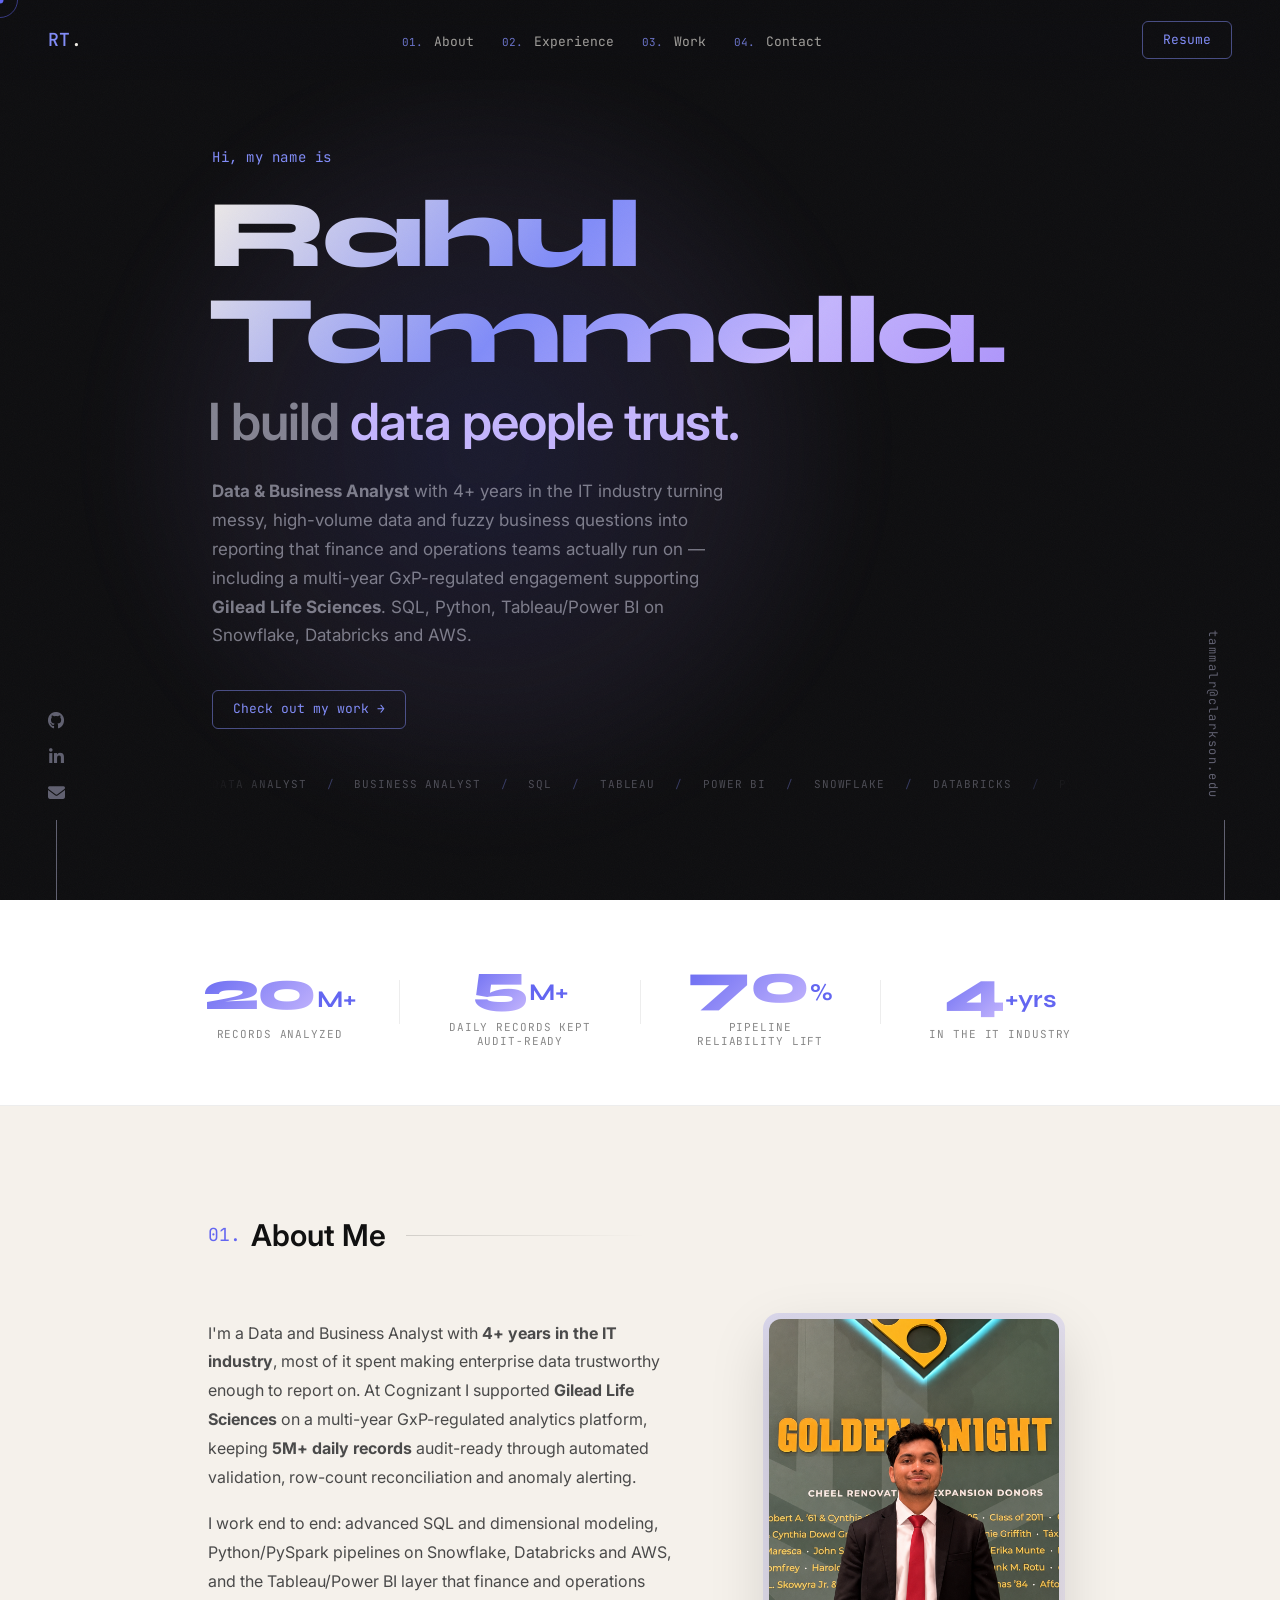
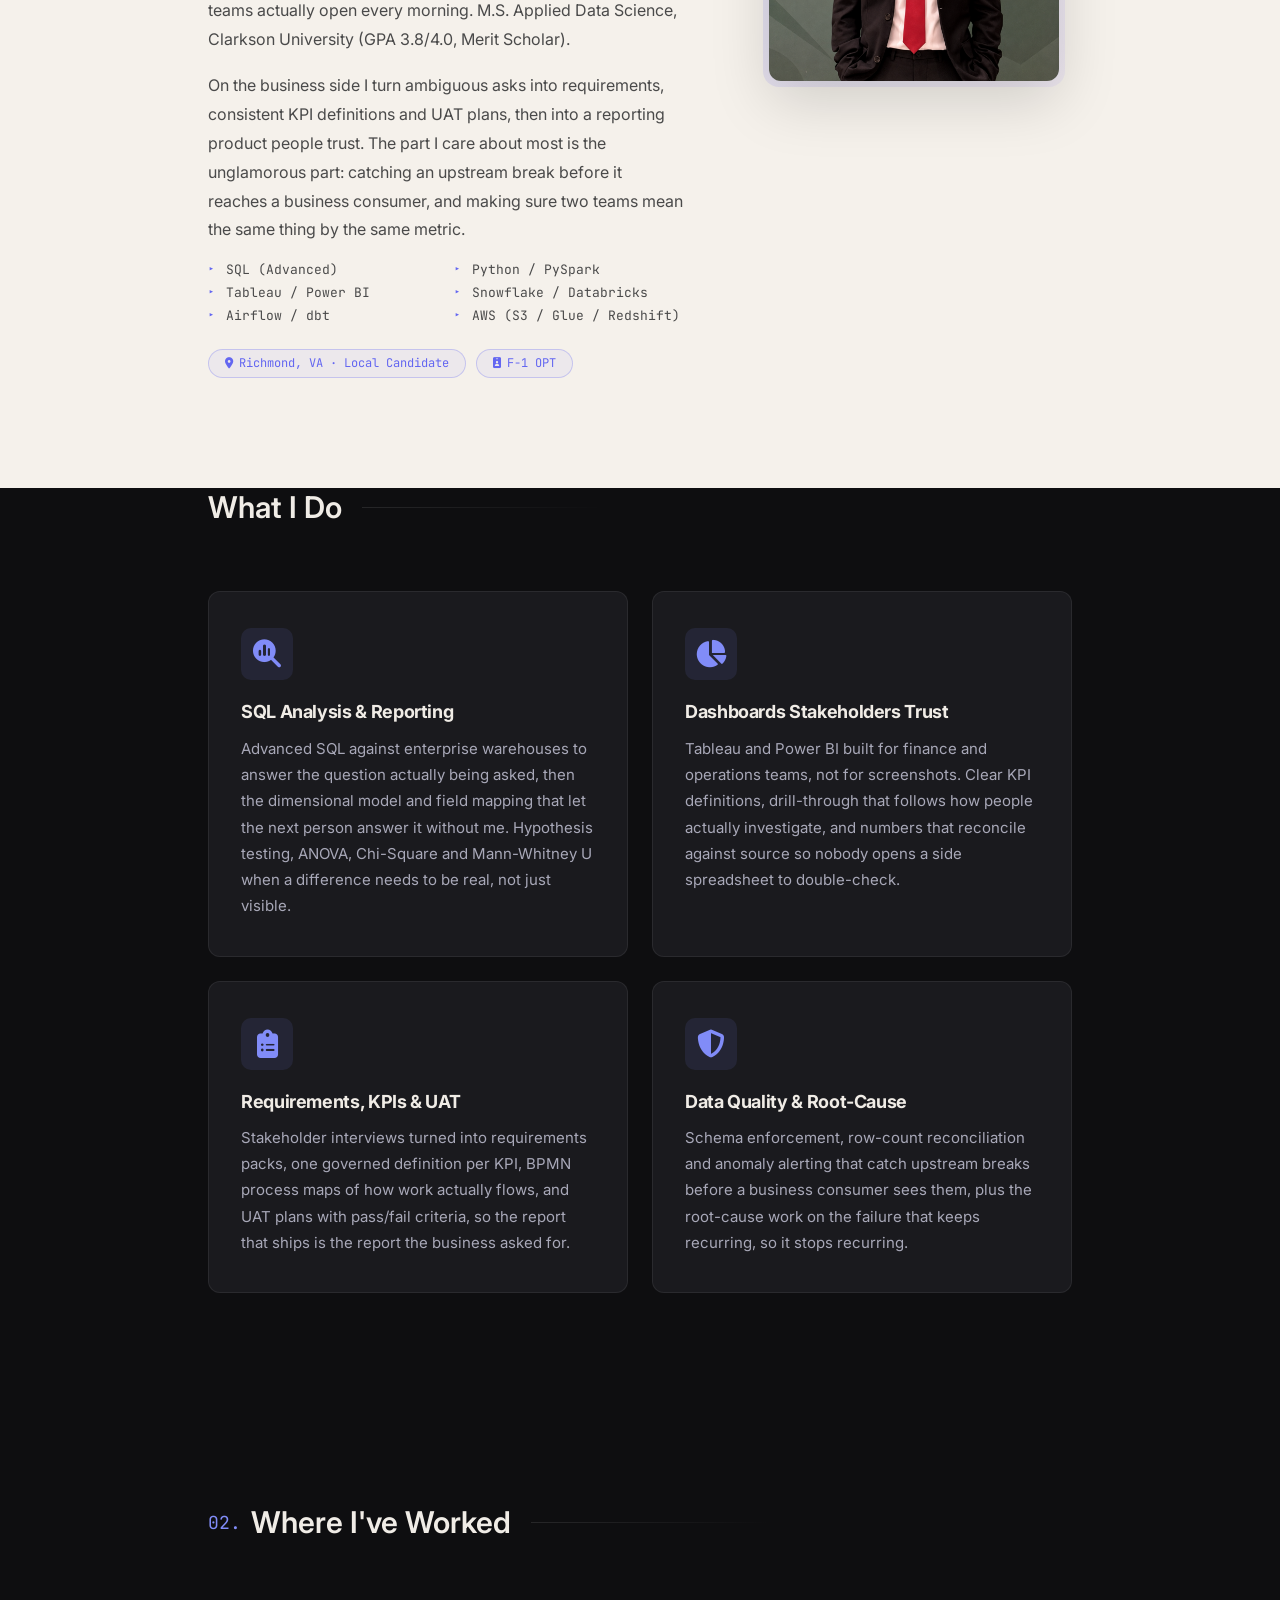
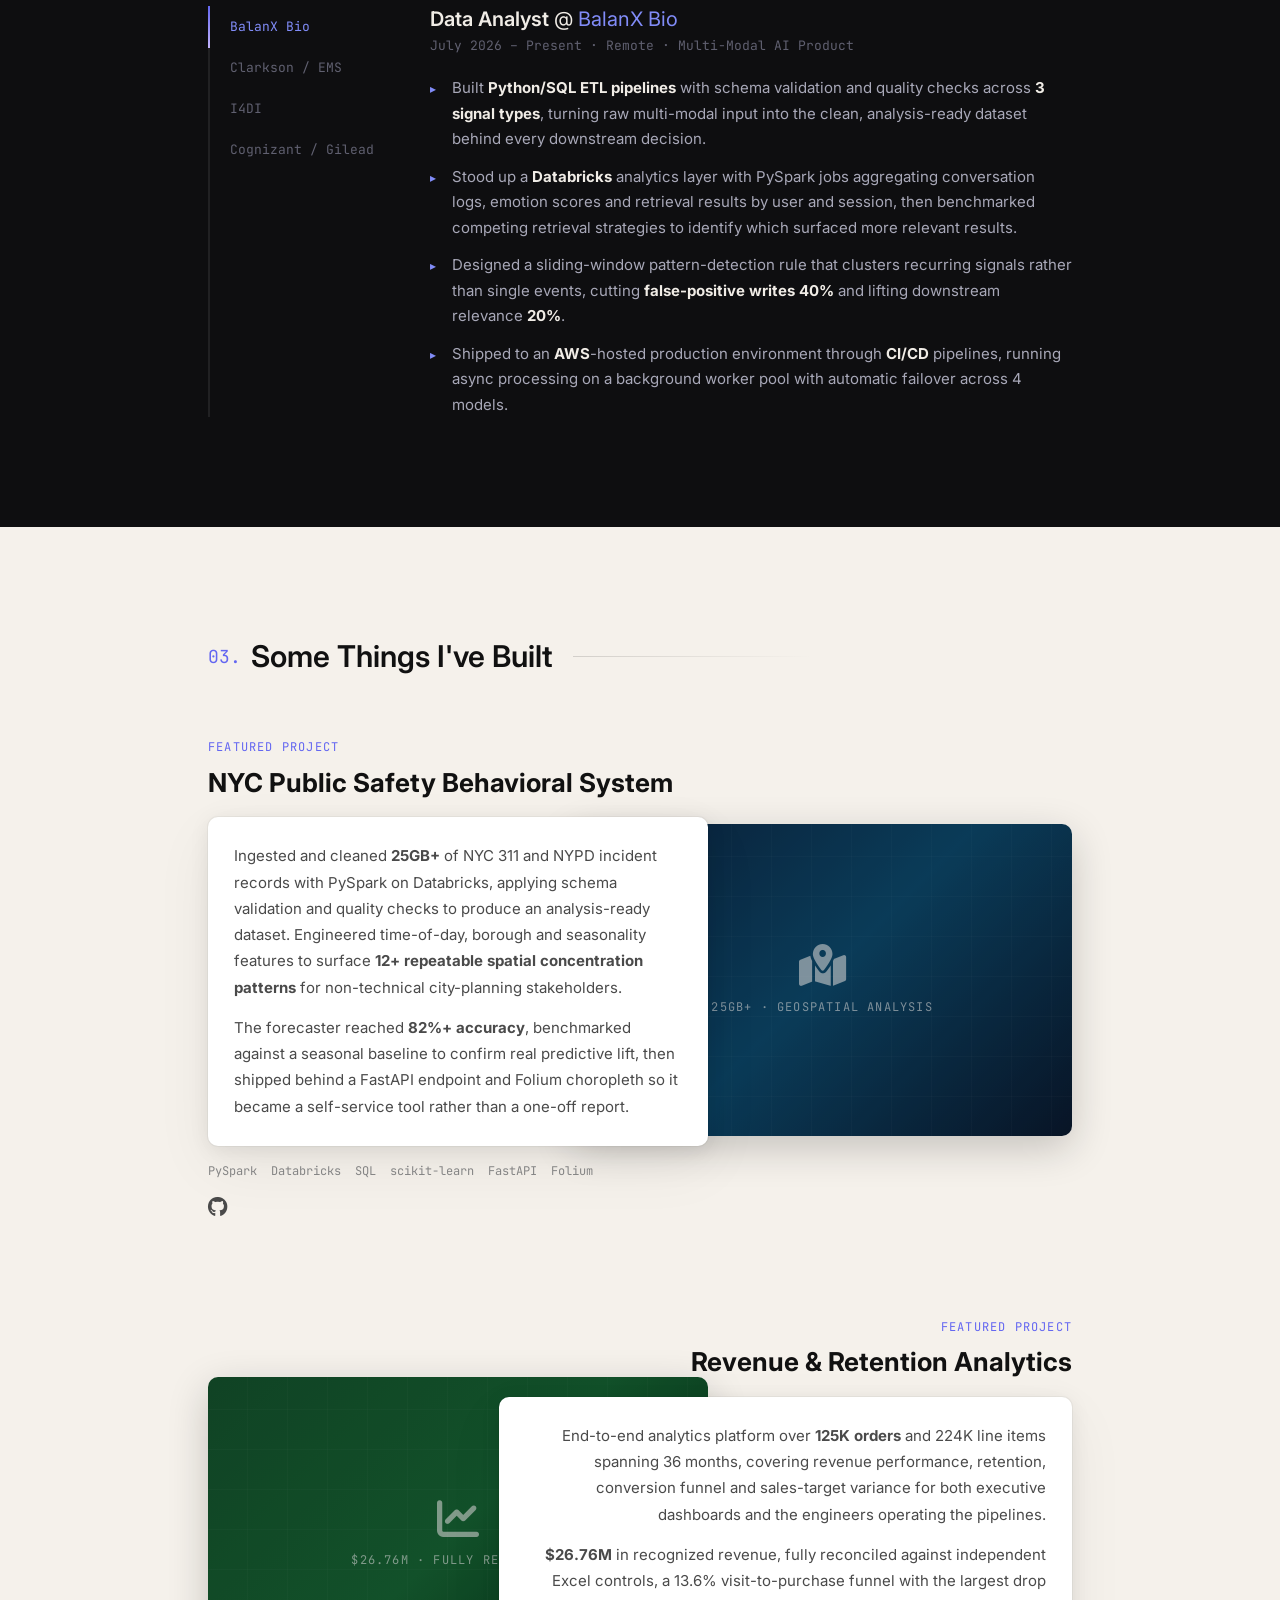
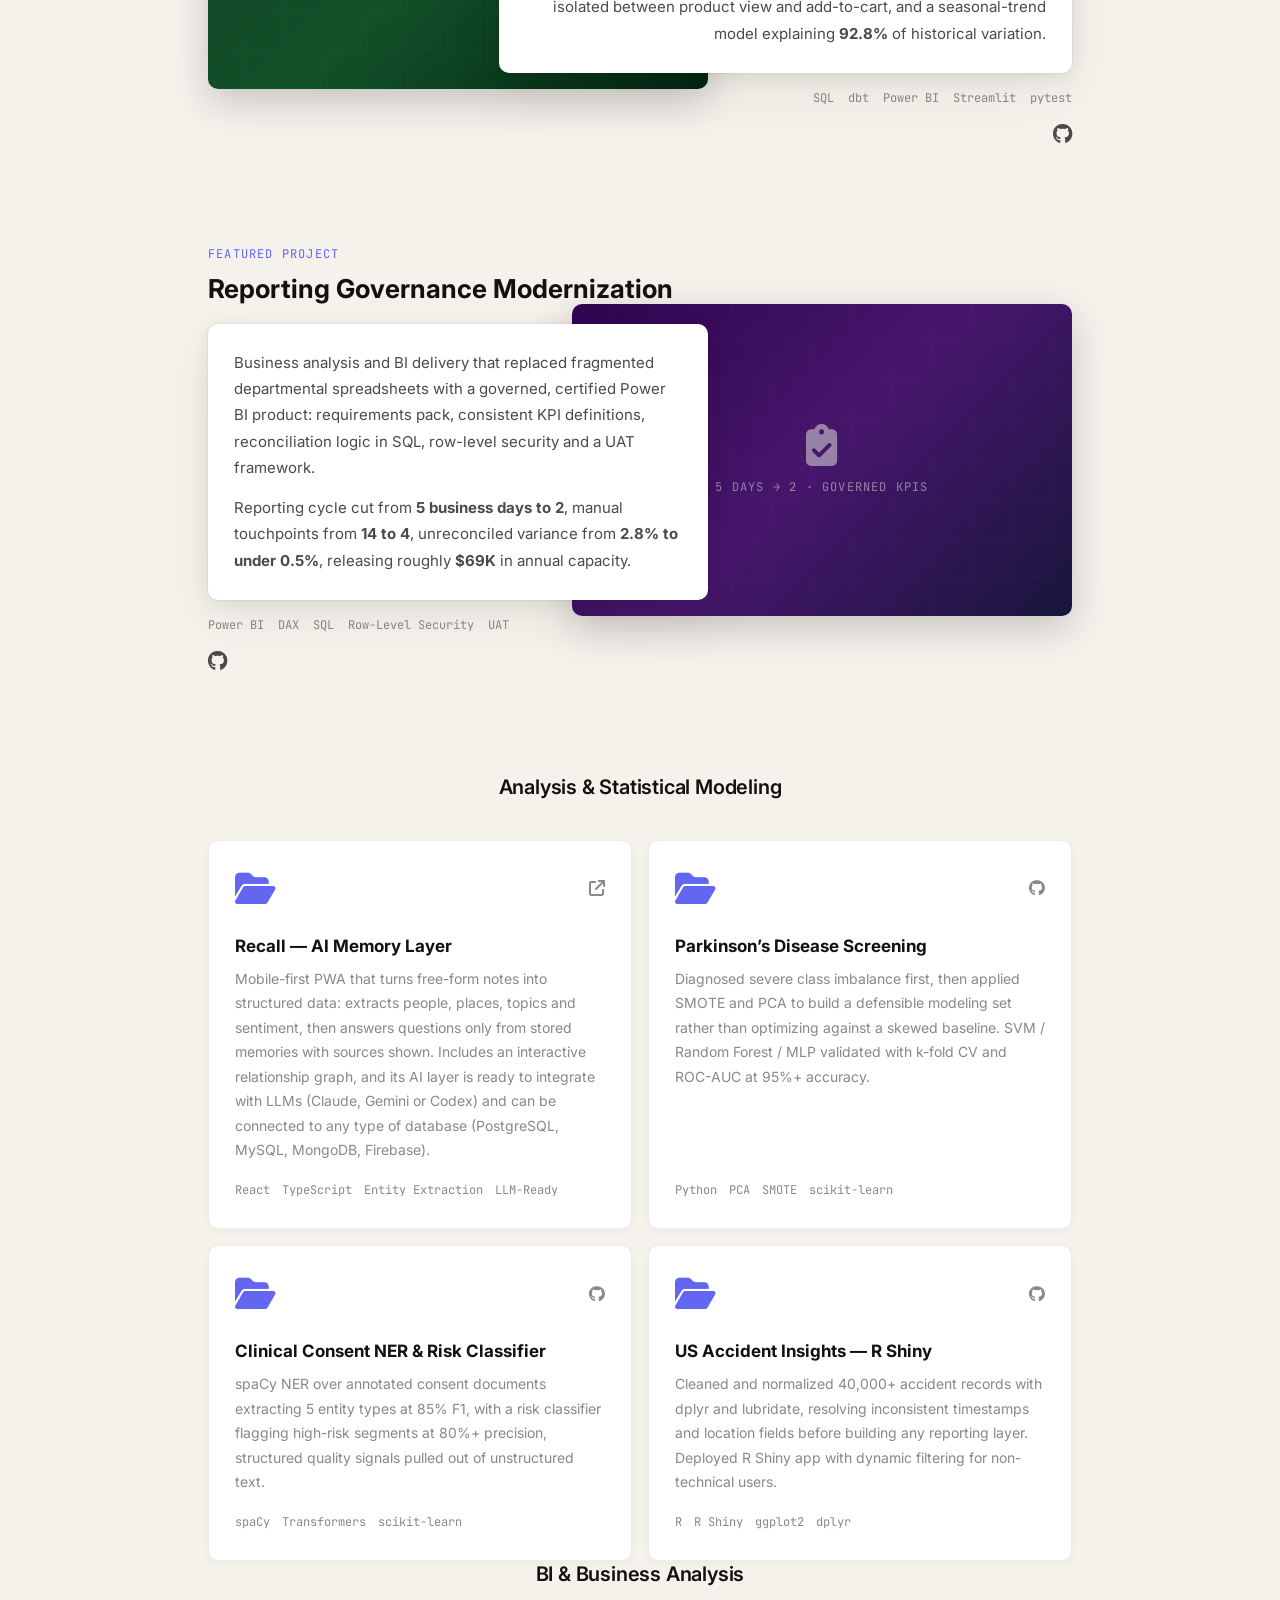
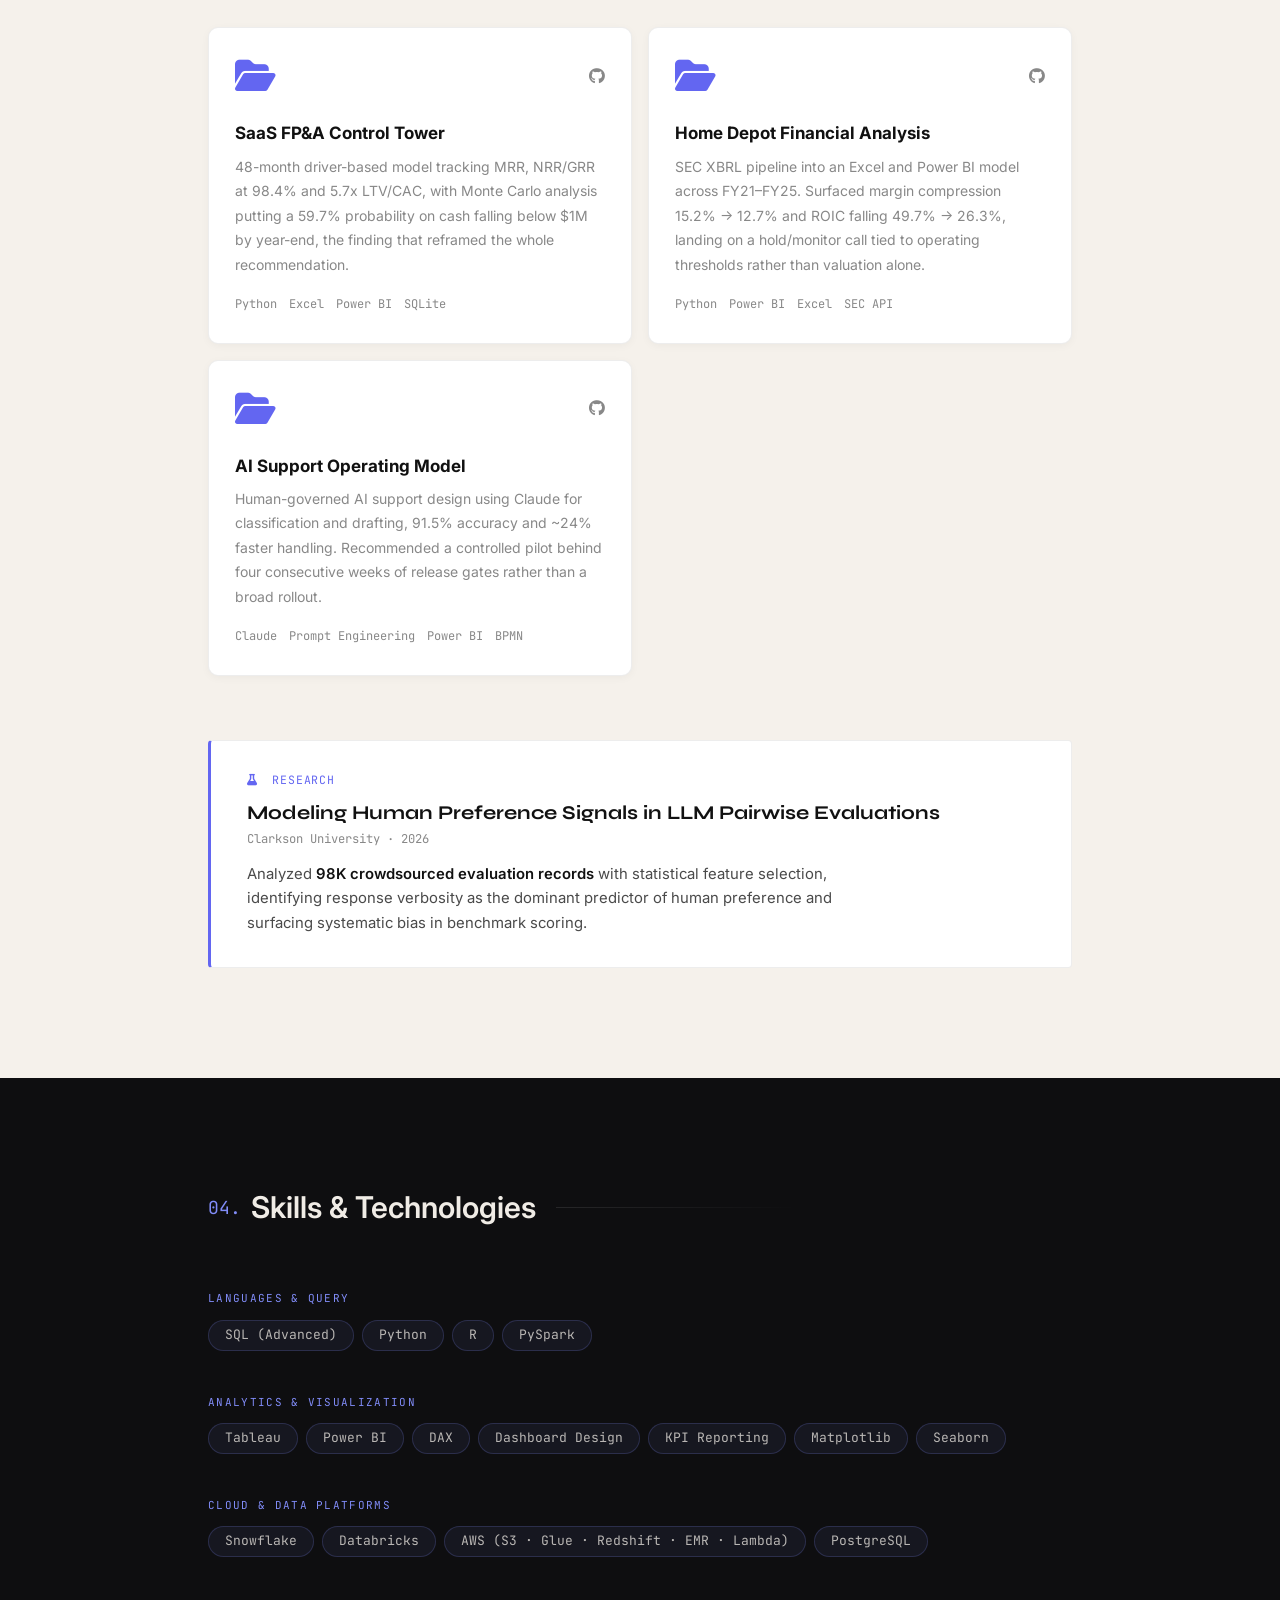
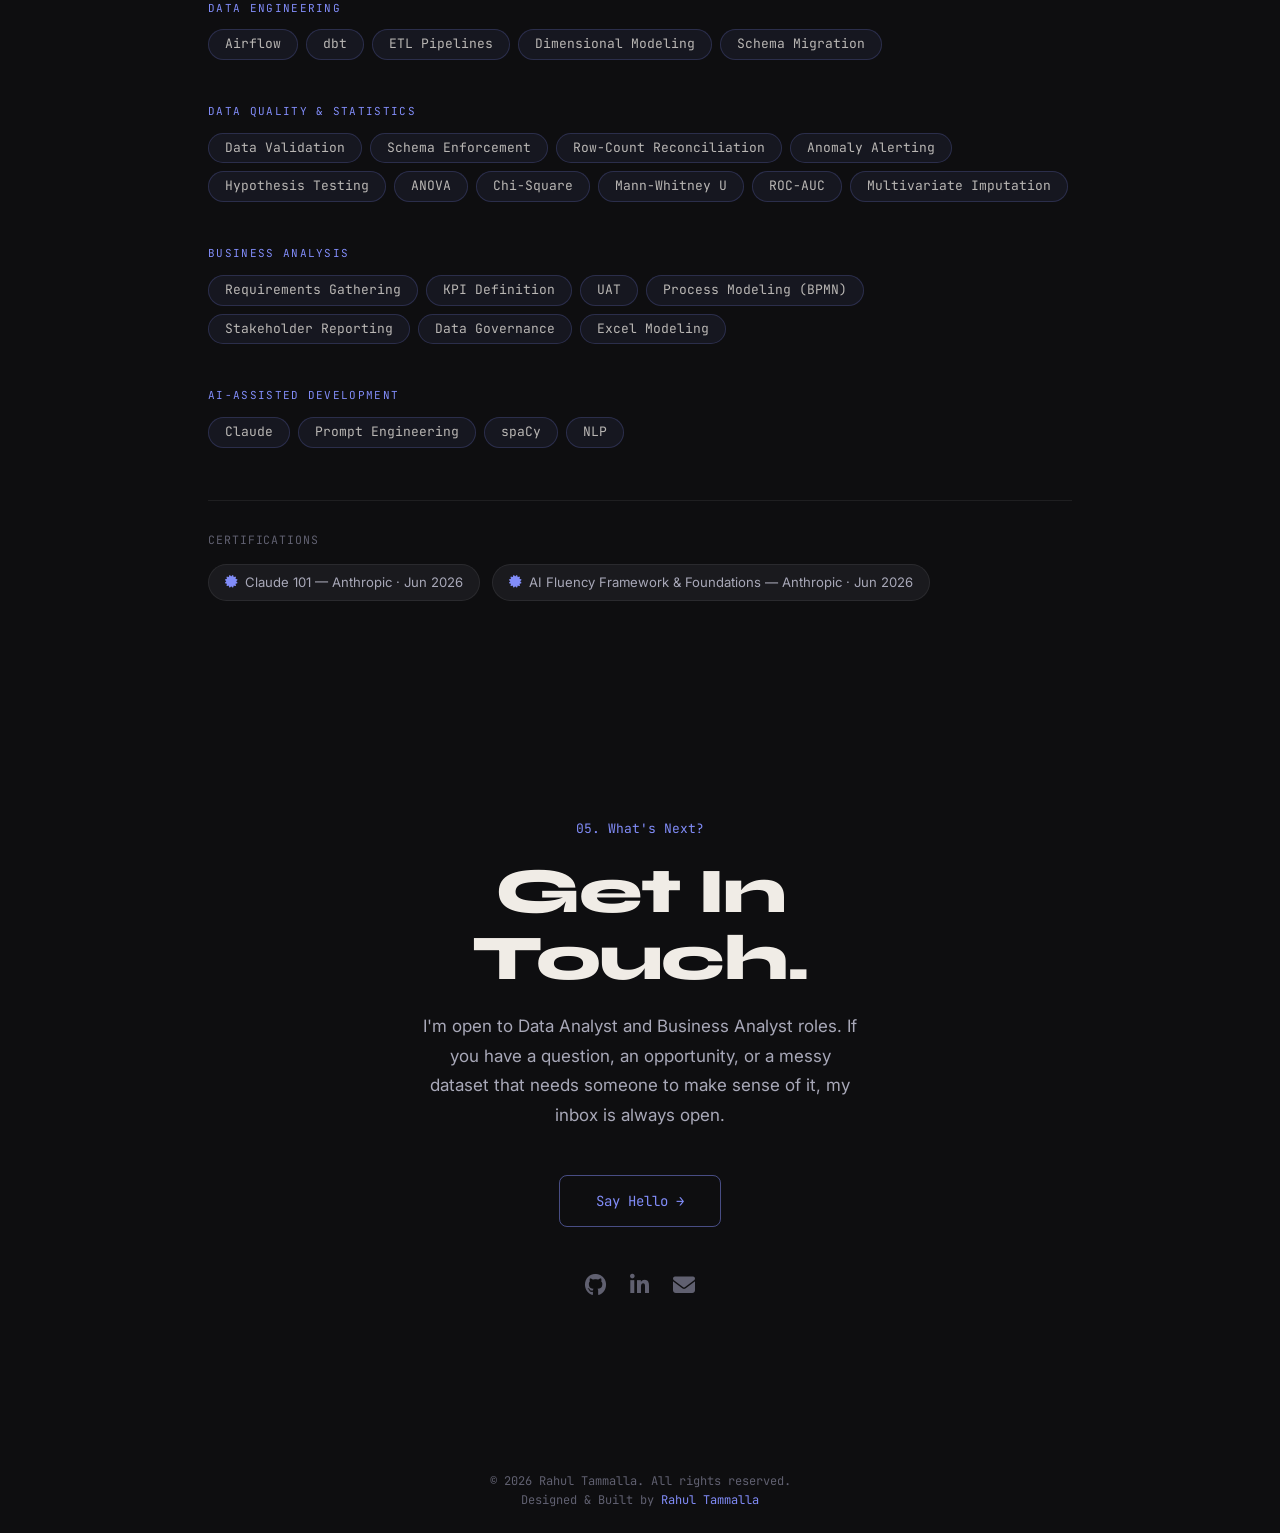
<file: da/index.html>
<!DOCTYPE html>
<html lang="en">
<head>
  <meta charset="UTF-8">
  <meta name="viewport" content="width=device-width, initial-scale=1.0">
  <meta name="description" content="Rahul Tammalla – Data &amp; Business Analyst delivering production SQL analysis, ETL pipelines, and stakeholder-facing Tableau/Power BI reporting on Snowflake, Databricks, and AWS.">
  <title>Rahul Tammalla</title>
  <link rel="icon" type="image/png" href="../assets/logo/NN2.png">
  <link rel="preconnect" href="https://fonts.googleapis.com">
  <link rel="preconnect" href="https://fonts.gstatic.com" crossorigin>
  <link href="https://fonts.googleapis.com/css2?family=Syne:wght@700;800&family=Inter:wght@300;400;500;600&family=JetBrains+Mono:wght@400;500&display=swap" rel="stylesheet">
  <link rel="stylesheet" href="https://cdnjs.cloudflare.com/ajax/libs/font-awesome/6.4.2/css/all.min.css">
  <link rel="stylesheet" href="../assets/css/style.css">
  <script async src="https://www.googletagmanager.com/gtag/js?id=G-X3T2V9K1VE"></script>
  <script>window.dataLayer=window.dataLayer||[];function gtag(){dataLayer.push(arguments);}gtag('js',new Date());gtag('config','G-X3T2V9K1VE');</script>
</head>
<body>
  <!-- Custom cursor (desktop only) -->
  <div id="cursor-dot"  class="cursor-dot"></div>
  <div id="cursor-ring" class="cursor-ring"></div>

  <!-- ============================================================
       NAVBAR
  ============================================================ -->
  <header class="nav" id="nav">
    <nav class="nav-inner">
      <a href="./" class="nav-logo">RT<span class="dot">.</span></a>
      <ul class="nav-links">
        <li><a href="#about"><span class="num">01.</span> About</a></li>
        <li><a href="#experience"><span class="num">02.</span> Experience</a></li>
        <li><a href="#work"><span class="num">03.</span> Work</a></li>
        <li><a href="#contact"><span class="num">04.</span> Contact</a></li>
      </ul>
      <a href="../assets/download/Rahul_Resume.pdf" class="btn-outline" download>Resume</a>
      <button class="hamburger" id="hamburger" aria-label="Menu">
        <i class="fa-solid fa-bars" id="hamIcon"></i>
      </button>
    </nav>
  </header>

  <!-- Mobile drawer -->
  <div class="drawer" id="drawer">
    <button class="drawer-close" id="drawerClose"><i class="fa-solid fa-xmark"></i></button>
    <nav class="drawer-nav">
      <ol>
        <li><a href="#about" class="drawer-link"><span>01.</span> About</a></li>
        <li><a href="#experience" class="drawer-link"><span>02.</span> Experience</a></li>
        <li><a href="#work" class="drawer-link"><span>03.</span> Work</a></li>
        <li><a href="#contact" class="drawer-link"><span>04.</span> Contact</a></li>
      </ol>
      <a href="../assets/download/Rahul_Resume.pdf" class="btn-outline drawer-resume" download>Resume</a>
    </nav>
  </div>
  <div class="drawer-overlay" id="drawerOverlay"></div>


  <!-- ============================================================
       SIDE RAILS (desktop only)
  ============================================================ -->

  <!-- Left rail: social icons + line -->
  <div class="side-rail side-left">
    <ul class="side-social">
      <li><a href="https://github.com/rahul9908" target="_blank" rel="noopener" aria-label="GitHub"><i class="fa-brands fa-github"></i></a></li>
      <li><a href="https://linkedin.com/in/tammalla-rahul" target="_blank" rel="noopener" aria-label="LinkedIn"><i class="fa-brands fa-linkedin-in"></i></a></li>
      <li><a href="mailto:tammalr@clarkson.edu" aria-label="Email"><i class="fa-solid fa-envelope"></i></a></li>
    </ul>
  </div>

  <!-- Right rail: rotated email + line -->
  <div class="side-rail side-right">
    <a href="mailto:tammalr@clarkson.edu" class="side-email">tammalr@clarkson.edu</a>
  </div>


  <!-- ============================================================
       MAIN CONTENT
  ============================================================ -->
  <main>

    <!-- ============================================================
         HERO
    ============================================================ -->
    <section id="home" class="hero">
      <div class="hero-inner">
        <p class="hero-label fade-up" style="--delay:100ms">Hi, my name is</p>
        <h1 class="hero-name fade-up" style="--delay:200ms">Rahul Tammalla.</h1>
        <h2 class="hero-tagline fade-up" style="--delay:300ms">I build
          <span class="role-rotator" aria-label="data pipelines, dashboards teams trust, analysis that ships, reliable data, decisions from data">
            <span class="role-track">
              <span>data people trust.</span>
              <span>pipelines that hold.</span>
              <span>dashboards that ship.</span>
              <span>analysis that decides.</span>
              <span>requirements that land.</span>
            </span>
          </span>
        </h2>
        <p class="hero-desc fade-up" style="--delay:400ms">
          <strong>Data &amp; Business Analyst</strong> with 4+ years in the IT industry turning messy, high-volume data and fuzzy business questions into reporting that finance and operations teams actually run on — including a multi-year GxP-regulated engagement supporting <strong>Gilead Life Sciences</strong>. SQL, Python, Tableau/Power BI on Snowflake, Databricks and AWS.
        </p>
        <div class="hero-cta fade-up" style="--delay:500ms">
          <a href="#work" class="btn-outline btn-magnetic">Check out my work &#8594;</a>
        </div>
        <!-- Scrolling role marquee -->
        <div class="marquee-wrap fade-up" style="--delay:650ms" aria-hidden="true">
          <div class="marquee-track">
            <span>Data Analyst</span><span class="msep">/</span>
            <span>Business Analyst</span><span class="msep">/</span>
            <span>SQL</span><span class="msep">/</span>
            <span>Tableau</span><span class="msep">/</span>
            <span>Power BI</span><span class="msep">/</span>
            <span>Snowflake</span><span class="msep">/</span>
            <span>Databricks</span><span class="msep">/</span>
            <span>PySpark</span><span class="msep">/</span>
            <span>Airflow</span><span class="msep">/</span>
            <span>AWS</span><span class="msep">/</span>
            <span>dbt</span><span class="msep">/</span>
            <span>Data Analyst</span><span class="msep">/</span>
            <span>Business Analyst</span><span class="msep">/</span>
            <span>SQL</span><span class="msep">/</span>
            <span>Tableau</span><span class="msep">/</span>
            <span>Power BI</span><span class="msep">/</span>
            <span>Snowflake</span><span class="msep">/</span>
            <span>Databricks</span><span class="msep">/</span>
            <span>PySpark</span><span class="msep">/</span>
            <span>Airflow</span><span class="msep">/</span>
            <span>AWS</span><span class="msep">/</span>
            <span>dbt</span><span class="msep">/</span>
          </div>
        </div>
      </div>
    </section>

    <!-- STATS STRIP -->
    <div class="stats-strip">
      <div class="stats-inner">
        <div class="stat">
          <p class="stat-val"><span class="stat-num" data-target="20">0</span><span class="stat-suf">M+</span></p>
          <p class="stat-label">records analyzed</p>
        </div>
        <div class="stat-div"></div>
        <div class="stat">
          <p class="stat-val"><span class="stat-num" data-target="5">0</span><span class="stat-suf">M+</span></p>
          <p class="stat-label">daily records kept audit-ready</p>
        </div>
        <div class="stat-div"></div>
        <div class="stat">
          <p class="stat-val"><span class="stat-num" data-target="70">0</span><span class="stat-suf">%</span></p>
          <p class="stat-label">pipeline reliability lift</p>
        </div>
        <div class="stat-div"></div>
        <div class="stat">
          <p class="stat-val"><span class="stat-num" data-target="4">0</span><span class="stat-suf">+yrs</span></p>
          <p class="stat-label">in the IT industry</p>
        </div>
      </div>
    </div>


    <!-- ============================================================
         ABOUT
    ============================================================ -->
    <section id="about" class="section section-light">
      <div class="container">
        <h2 class="section-heading reveal"><span class="section-num">01.</span> About Me</h2>
        <div class="about-inner">
          <div class="about-text reveal">
            <p>I'm a Data and Business Analyst with <strong>4+ years in the IT industry</strong>, most of it spent making enterprise data trustworthy enough to report on. At Cognizant I supported <strong>Gilead Life Sciences</strong> on a multi-year GxP-regulated analytics platform, keeping <strong>5M+ daily records</strong> audit-ready through automated validation, row-count reconciliation and anomaly alerting.</p>
            <p>I work end to end: advanced SQL and dimensional modeling, Python/PySpark pipelines on Snowflake, Databricks and AWS, and the Tableau/Power BI layer that finance and operations teams actually open every morning. M.S. Applied Data Science, Clarkson University (GPA 3.8/4.0, Merit Scholar).</p>
            <p>On the business side I turn ambiguous asks into requirements, consistent KPI definitions and UAT plans, then into a reporting product people trust. The part I care about most is the unglamorous part: catching an upstream break before it reaches a business consumer, and making sure two teams mean the same thing by the same metric.</p>
            <ul class="about-tech-list">
              <li>SQL (Advanced)</li>
              <li>Python / PySpark</li>
              <li>Tableau / Power BI</li>
              <li>Snowflake / Databricks</li>
              <li>Airflow / dbt</li>
              <li>AWS (S3 / Glue / Redshift)</li>
            </ul>
            <div class="about-chips">
              <span><i class="fa-solid fa-location-dot"></i> Richmond, VA &middot; Local Candidate</span>
              <span><i class="fa-solid fa-id-badge"></i> F-1 OPT</span>
            </div>
          </div>
          <div class="about-img reveal">
            <div class="img-wrapper">
              <img src="../assets/images/about/PROFILEphoto.png" alt="Rahul Tammalla">
            </div>
          </div>
        </div>
      </div>
    </section>


    <!-- ============================================================
         WHAT I DO
    ============================================================ -->
    <section class="section section-dark build-section">
      <div class="container">
        <h2 class="section-heading reveal" style="color: var(--text-inv);">What I Do</h2>
        <div class="build-grid">

          <div class="build-card reveal">
            <div class="build-icon"><i class="fa-solid fa-magnifying-glass-chart"></i></div>
            <h3>SQL Analysis &amp; Reporting</h3>
            <p>Advanced SQL against enterprise warehouses to answer the question actually being asked, then the dimensional model and field mapping that let the next person answer it without me. Hypothesis testing, ANOVA, Chi-Square and Mann-Whitney U when a difference needs to be real, not just visible.</p>
          </div>

          <div class="build-card reveal">
            <div class="build-icon"><i class="fa-solid fa-chart-pie"></i></div>
            <h3>Dashboards Stakeholders Trust</h3>
            <p>Tableau and Power BI built for finance and operations teams, not for screenshots. Clear KPI definitions, drill-through that follows how people actually investigate, and numbers that reconcile against source so nobody opens a side spreadsheet to double-check.</p>
          </div>

          <div class="build-card reveal">
            <div class="build-icon"><i class="fa-solid fa-clipboard-list"></i></div>
            <h3>Requirements, KPIs &amp; UAT</h3>
            <p>Stakeholder interviews turned into requirements packs, one governed definition per KPI, BPMN process maps of how work actually flows, and UAT plans with pass/fail criteria, so the report that ships is the report the business asked for.</p>
          </div>

          <div class="build-card reveal">
            <div class="build-icon"><i class="fa-solid fa-shield-halved"></i></div>
            <h3>Data Quality &amp; Root-Cause</h3>
            <p>Schema enforcement, row-count reconciliation and anomaly alerting that catch upstream breaks before a business consumer sees them, plus the root-cause work on the failure that keeps recurring, so it stops recurring.</p>
          </div>

        </div>
      </div>
    </section>


    <!-- ============================================================
         EXPERIENCE
    ============================================================ -->
    <section id="experience" class="section section-dark">
      <div class="container">
        <h2 class="section-heading reveal"><span class="section-num">02.</span> Where I've Worked</h2>
        <div class="exp-container reveal">
          <div class="exp-tabs" role="tablist">
            <button class="exp-tab active" data-tab="balanx" role="tab">BalanX Bio</button>
            <button class="exp-tab" data-tab="clarkson" role="tab">Clarkson / EMS</button>
            <button class="exp-tab" data-tab="i4di" role="tab">I4DI</button>
            <button class="exp-tab" data-tab="cognizant" role="tab">Cognizant / Gilead</button>
            <div class="tab-indicator"></div>
          </div>
          <div class="exp-panels">

            <div class="exp-panel active" data-panel="balanx">
              <h3 class="exp-title">Data Analyst <span class="exp-company">@ <a href="#" class="accent-link">BalanX Bio</a></span></h3>
              <p class="exp-date">July 2026 &ndash; Present &middot; Remote &middot; Multi-Modal AI Product</p>
              <ul class="exp-bullets">
                <li>Built <strong>Python/SQL ETL pipelines</strong> with schema validation and quality checks across <strong>3 signal types</strong>, turning raw multi-modal input into the clean, analysis-ready dataset behind every downstream decision.</li>
                <li>Stood up a <strong>Databricks</strong> analytics layer with PySpark jobs aggregating conversation logs, emotion scores and retrieval results by user and session, then benchmarked competing retrieval strategies to identify which surfaced more relevant results.</li>
                <li>Designed a sliding-window pattern-detection rule that clusters recurring signals rather than single events, cutting <strong>false-positive writes 40%</strong> and lifting downstream relevance <strong>20%</strong>.</li>
                <li>Shipped to an <strong>AWS</strong>-hosted production environment through <strong>CI/CD</strong> pipelines, running async processing on a background worker pool with automatic failover across 4 models.</li>
              </ul>
            </div>

            <div class="exp-panel" data-panel="clarkson">
              <h3 class="exp-title">Data Analyst Assistant <span class="exp-company">@ <a href="#" class="accent-link">Clarkson University</a></span></h3>
              <p class="exp-date">January 2025 &ndash; June 2026 &middot; Client: St. Lawrence County EMS</p>
              <ul class="exp-bullets">
                <li>Analyzed <strong>20M+ NEMSIS emergency records</strong> with hypothesis testing, Chi-Square, ANOVA and Mann-Whitney U, engineering <strong>70+ features</strong> to surface <strong>15 statistically significant predictors</strong> of stroke-related 911 delays, projected to cut response times <strong>40%</strong>.</li>
                <li>Built Python/SQL/PySpark pipelines resolving <strong>1M+ missing values</strong> via multivariate imputation to lift completeness to <strong>95%</strong>, feeding scikit-learn models that raised prediction accuracy <strong>20%</strong>.</li>
                <li>Validated models via k-fold CV, <strong>ROC-AUC</strong> and confusion-matrix analysis, surfacing the 15 key predictors through <strong>PostgreSQL/Tableau</strong> dashboards as a stakeholder-facing dispatch risk-prioritization view.</li>
                <li>Delivered feature development and QA testing for <strong>ERDPlus</strong>, building ER-diagram, relational-schema and auto-generated SQL script functionality used for downstream data delivery.</li>
              </ul>
            </div>

            <div class="exp-panel" data-panel="i4di">
              <h3 class="exp-title">Data Analyst <span class="exp-company">@ <a href="#" class="accent-link">I4DI</a></span></h3>
              <p class="exp-date">May 2025 &ndash; August 2025 &middot; Washington, DC &middot; Research &amp; Program Analytics</p>
              <ul class="exp-bullets">
                <li>Cut <strong>data preparation time 43%</strong> by building Pandas/NumPy preprocessing pipelines that delivered clean, analysis-ready datasets with consistent quality across all KPI dashboards and stakeholder reports.</li>
                <li>Automated survey-question generation from program-participant engagement data using structured prompting and <strong>JSON-schema validation</strong>, cutting manual survey-authoring effort <strong>90%</strong> for the analyst team.</li>
                <li>Optimized embedding pipelines in PyTorch with batched inference across <strong>1K+ document chunks</strong>, cutting processing latency <strong>42%</strong> (5.1s &rarr; 2.9s) and lifting retrieval <strong>Precision@K 30%</strong>.</li>
                <li>Built a document retrieval layer with <strong>FAISS</strong> semantic search and a real-time knowledge-base override, returning sub-second answers at <strong>95%+ accuracy</strong> for program managers and field teams.</li>
              </ul>
            </div>

            <div class="exp-panel" data-panel="cognizant">
              <h3 class="exp-title">Data Analyst <span class="exp-company">@ <a href="#" class="accent-link">Cognizant</a></span></h3>
              <p class="exp-date">October 2021 &ndash; August 2024 &middot; Remote &middot; Client: Gilead Life Sciences</p>
              <ul class="exp-bullets">
                <li>Delivered <strong>5+ Tableau and Power BI dashboards</strong> integrating <strong>3+ source systems</strong> for finance and operations on a <strong>GxP-regulated</strong> enterprise analytics platform, surfacing real-time KPIs and cutting manual reporting effort <strong>30%</strong>.</li>
                <li>Lifted <strong>pipeline reliability 70%</strong> and <strong>query performance 30%</strong> building Airflow/SQL ETL pipelines on Snowflake, Redshift, Databricks and AWS (S3, Glue, EMR, Lambda), keeping <strong>5M+ daily records</strong> analysis-ready.</li>
                <li>Enforced data quality SLAs through automated validation checks, <strong>row-count reconciliation</strong> and anomaly alerting, catching upstream breaks before they reached business reporting consumers.</li>
                <li>Designed dimensional data models and schema migration plans in <strong>dbt</strong> that standardized cross-team data delivery and kept downstream reporting stable through source-system changes.</li>
                <li>Ran <strong>root-cause analysis</strong> on recurring pipeline failures across <strong>1M+ daily transactions</strong>, resolving defects that had been delaying 3 downstream reporting teams.</li>
              </ul>
            </div>

          </div>
        </div>
      </div>
    </section>


    <!-- ============================================================
         WORK / PROJECTS
    ============================================================ -->
    <section id="work" class="section section-light">
      <div class="container">
        <h2 class="section-heading reveal"><span class="section-num">03.</span> Some Things I've Built</h2>

        <!-- Featured projects -->
        <div class="featured-list">

          <!-- Featured 1: NYC Public Safety -->
          <div class="fp reveal">
            <div class="fp-content">
              <p class="fp-overline">Featured Project</p>
              <h3 class="fp-title"><a href="https://github.com/rahul9908" target="_blank" rel="noopener">NYC Public Safety Behavioral System</a></h3>
              <div class="fp-desc">
                <p>Ingested and cleaned <strong>25GB+</strong> of NYC 311 and NYPD incident records with PySpark on Databricks, applying schema validation and quality checks to produce an analysis-ready dataset. Engineered time-of-day, borough and seasonality features to surface <strong>12+ repeatable spatial concentration patterns</strong> for non-technical city-planning stakeholders.</p>
                <p>The forecaster reached <strong>82%+ accuracy</strong>, benchmarked against a seasonal baseline to confirm real predictive lift, then shipped behind a FastAPI endpoint and Folium choropleth so it became a self-service tool rather than a one-off report.</p>
              </div>
              <ul class="fp-tech">
                <li>PySpark</li><li>Databricks</li><li>SQL</li><li>scikit-learn</li><li>FastAPI</li><li>Folium</li>
              </ul>
              <div class="fp-links">
                <a href="https://github.com/rahul9908" target="_blank" rel="noopener" aria-label="GitHub"><i class="fa-brands fa-github"></i></a>
              </div>
            </div>
            <div class="fp-image">
              <a href="https://github.com/rahul9908" target="_blank" rel="noopener">
                <div class="fp-img-placeholder" style="background: linear-gradient(135deg, #0c2340 0%, #0c4a6e 50%, #0a192f 100%);">
                  <div class="fp-img-label">
                    <i class="fa-solid fa-map-location-dot"></i>
                    <span>25GB+ &middot; Geospatial Analysis</span>
                  </div>
                </div>
              </a>
            </div>
          </div>

          <!-- Featured 2: Customer Revenue & Retention (image left) -->
          <div class="fp fp-reverse reveal">
            <div class="fp-content">
              <p class="fp-overline">Featured Project</p>
              <h3 class="fp-title"><a href="https://github.com/rahul9908/customer-revenue-retention-analytics" target="_blank" rel="noopener">Revenue &amp; Retention Analytics</a></h3>
              <div class="fp-desc">
                <p>End-to-end analytics platform over <strong>125K orders</strong> and 224K line items spanning 36 months, covering revenue performance, retention, conversion funnel and sales-target variance for both executive dashboards and the engineers operating the pipelines.</p>
                <p><strong>$26.76M</strong> in recognized revenue, fully reconciled against independent Excel controls, a 13.6% visit-to-purchase funnel with the largest drop isolated between product view and add-to-cart, and a seasonal-trend model explaining <strong>92.8%</strong> of historical variation.</p>
              </div>
              <ul class="fp-tech">
                <li>SQL</li><li>dbt</li><li>Power BI</li><li>Streamlit</li><li>pytest</li>
              </ul>
              <div class="fp-links">
                <a href="https://github.com/rahul9908/customer-revenue-retention-analytics" target="_blank" rel="noopener" aria-label="GitHub"><i class="fa-brands fa-github"></i></a>
              </div>
            </div>
            <div class="fp-image">
              <a href="https://github.com/rahul9908/customer-revenue-retention-analytics" target="_blank" rel="noopener">
                <div class="fp-img-placeholder" style="background: linear-gradient(135deg, #14532d 0%, #166534 50%, #052e16 100%);">
                  <div class="fp-img-label">
                    <i class="fa-solid fa-chart-line"></i>
                    <span>$26.76M &middot; Fully Reconciled</span>
                  </div>
                </div>
              </a>
            </div>
          </div>

          <!-- Featured 3: Reporting Governance -->
          <div class="fp reveal">
            <div class="fp-content">
              <p class="fp-overline">Featured Project</p>
              <h3 class="fp-title"><a href="https://github.com/rahul9908/enterprise-reporting-governance-modernization" target="_blank" rel="noopener">Reporting Governance Modernization</a></h3>
              <div class="fp-desc">
                <p>Business analysis and BI delivery that replaced fragmented departmental spreadsheets with a governed, certified Power BI product: requirements pack, consistent KPI definitions, reconciliation logic in SQL, row-level security and a UAT framework.</p>
                <p>Reporting cycle cut from <strong>5 business days to 2</strong>, manual touchpoints from <strong>14 to 4</strong>, unreconciled variance from <strong>2.8% to under 0.5%</strong>, releasing roughly <strong>$69K</strong> in annual capacity.</p>
              </div>
              <ul class="fp-tech"><li>Power BI</li><li>DAX</li><li>SQL</li><li>Row-Level Security</li><li>UAT</li></ul>
              <div class="fp-links">
                <a href="https://github.com/rahul9908/enterprise-reporting-governance-modernization" target="_blank" rel="noopener" aria-label="GitHub"><i class="fa-brands fa-github"></i></a>
              </div>
            </div>
            <div class="fp-image">
              <a href="https://github.com/rahul9908/enterprise-reporting-governance-modernization" target="_blank" rel="noopener">
                <div class="fp-img-placeholder" style="background: linear-gradient(135deg, #3b0764 0%, #581c87 50%, #1e1b4b 100%);">
                  <div class="fp-img-label">
                    <i class="fa-solid fa-clipboard-check"></i>
                    <span>5 days &rarr; 2 &middot; Governed KPIs</span>
                  </div>
                </div>
              </a>
            </div>
          </div>

        </div>

        <!-- Analysis & statistics -->
        <h3 class="other-heading reveal">Analysis &amp; Statistical Modeling</h3>
        <div class="other-grid">

          <div class="other-card reveal">
            <div class="card-top">
              <i class="fa-solid fa-folder-open card-folder"></i>
              <div class="card-links">
                <a href="https://recall-memory-three.vercel.app" target="_blank" rel="noopener" aria-label="Live demo"><i class="fa-solid fa-arrow-up-right-from-square"></i></a>
              </div>
            </div>
            <h4 class="card-title">Recall &mdash; AI Memory Layer</h4>
            <p class="card-desc">Mobile-first PWA that turns free-form notes into structured data: extracts people, places, topics and sentiment, then answers questions only from stored memories with sources shown. Includes an interactive relationship graph, and its AI layer is ready to integrate with LLMs (Claude, Gemini or Codex) and can be connected to any type of database (PostgreSQL, MySQL, MongoDB, Firebase).</p>
            <ul class="card-tech"><li>React</li><li>TypeScript</li><li>Entity Extraction</li><li>LLM-Ready</li></ul>
          </div>

          <div class="other-card reveal">
            <div class="card-top">
              <i class="fa-solid fa-folder-open card-folder"></i>
              <div class="card-links">
                <a href="https://github.com/rahul9908" target="_blank" rel="noopener" aria-label="GitHub"><i class="fa-brands fa-github"></i></a>
              </div>
            </div>
            <h4 class="card-title">Parkinson&rsquo;s Disease Screening</h4>
            <p class="card-desc">Diagnosed severe class imbalance first, then applied SMOTE and PCA to build a defensible modeling set rather than optimizing against a skewed baseline. SVM / Random Forest / MLP validated with k-fold CV and ROC-AUC at 95%+ accuracy.</p>
            <ul class="card-tech"><li>Python</li><li>PCA</li><li>SMOTE</li><li>scikit-learn</li></ul>
          </div>

          <div class="other-card reveal">
            <div class="card-top">
              <i class="fa-solid fa-folder-open card-folder"></i>
              <div class="card-links">
                <a href="https://github.com/rahul9908/clinical-consent-NER-Project" target="_blank" rel="noopener" aria-label="GitHub"><i class="fa-brands fa-github"></i></a>
              </div>
            </div>
            <h4 class="card-title">Clinical Consent NER &amp; Risk Classifier</h4>
            <p class="card-desc">spaCy NER over annotated consent documents extracting 5 entity types at 85% F1, with a risk classifier flagging high-risk segments at 80%+ precision, structured quality signals pulled out of unstructured text.</p>
            <ul class="card-tech"><li>spaCy</li><li>Transformers</li><li>scikit-learn</li></ul>
          </div>

          <div class="other-card reveal">
            <div class="card-top">
              <i class="fa-solid fa-folder-open card-folder"></i>
              <div class="card-links">
                <a href="https://github.com/rahul9908/US-Accident-Insights" target="_blank" rel="noopener" aria-label="GitHub"><i class="fa-brands fa-github"></i></a>
              </div>
            </div>
            <h4 class="card-title">US Accident Insights &mdash; R Shiny</h4>
            <p class="card-desc">Cleaned and normalized 40,000+ accident records with dplyr and lubridate, resolving inconsistent timestamps and location fields before building any reporting layer. Deployed R Shiny app with dynamic filtering for non-technical users.</p>
            <ul class="card-tech"><li>R</li><li>R Shiny</li><li>ggplot2</li><li>dplyr</li></ul>
          </div>

        </div>

        <!-- BI & business analysis -->
        <h3 class="other-heading reveal">BI &amp; Business Analysis</h3>
        <div class="other-grid">

          <div class="other-card reveal">
            <div class="card-top">
              <i class="fa-solid fa-folder-open card-folder"></i>
              <div class="card-links">
                <a href="https://github.com/rahul9908/saas-fpa-financial-model" target="_blank" rel="noopener" aria-label="GitHub"><i class="fa-brands fa-github"></i></a>
              </div>
            </div>
            <h4 class="card-title">SaaS FP&amp;A Control Tower</h4>
            <p class="card-desc">48-month driver-based model tracking MRR, NRR/GRR at 98.4% and 5.7x LTV/CAC, with Monte Carlo analysis putting a 59.7% probability on cash falling below $1M by year-end, the finding that reframed the whole recommendation.</p>
            <ul class="card-tech"><li>Python</li><li>Excel</li><li>Power BI</li><li>SQLite</li></ul>
          </div>

          <div class="other-card reveal">
            <div class="card-top">
              <i class="fa-solid fa-folder-open card-folder"></i>
              <div class="card-links">
                <a href="https://github.com/rahul9908/home-depot-financial-performance-analytics" target="_blank" rel="noopener" aria-label="GitHub"><i class="fa-brands fa-github"></i></a>
              </div>
            </div>
            <h4 class="card-title">Home Depot Financial Analysis</h4>
            <p class="card-desc">SEC XBRL pipeline into an Excel and Power BI model across FY21&ndash;FY25. Surfaced margin compression 15.2% &rarr; 12.7% and ROIC falling 49.7% &rarr; 26.3%, landing on a hold/monitor call tied to operating thresholds rather than valuation alone.</p>
            <ul class="card-tech"><li>Python</li><li>Power BI</li><li>Excel</li><li>SEC API</li></ul>
          </div>

          <div class="other-card reveal">
            <div class="card-top">
              <i class="fa-solid fa-folder-open card-folder"></i>
              <div class="card-links">
                <a href="https://github.com/rahul9908/ai-support-operating-model" target="_blank" rel="noopener" aria-label="GitHub"><i class="fa-brands fa-github"></i></a>
              </div>
            </div>
            <h4 class="card-title">AI Support Operating Model</h4>
            <p class="card-desc">Human-governed AI support design using Claude for classification and drafting, 91.5% accuracy and ~24% faster handling. Recommended a controlled pilot behind four consecutive weeks of release gates rather than a broad rollout.</p>
            <ul class="card-tech"><li>Claude</li><li>Prompt Engineering</li><li>Power BI</li><li>BPMN</li></ul>
          </div>

        </div>

        <!-- Research -->
        <div class="research-note reveal">
          <p class="research-label"><i class="fa-solid fa-flask"></i> Research</p>
          <h4 class="research-title">Modeling Human Preference Signals in LLM Pairwise Evaluations</h4>
          <p class="research-meta">Clarkson University &middot; 2026</p>
          <p class="research-desc">Analyzed <strong>98K crowdsourced evaluation records</strong> with statistical feature selection, identifying response verbosity as the dominant predictor of human preference and surfacing systematic bias in benchmark scoring.</p>
        </div>

      </div>
    </section>


    <!-- ============================================================
         SKILLS
    ============================================================ -->
    <section id="skills" class="section section-dark">
      <div class="container">
        <h2 class="section-heading reveal"><span class="section-num">04.</span> Skills &amp; Technologies</h2>
        <div class="skills-block reveal">

          <div class="skill-category">
            <p class="skill-cat-label">Languages &amp; Query</p>
            <div class="skill-tags">
              <span>SQL (Advanced)</span><span>Python</span><span>R</span><span>PySpark</span>
            </div>
          </div>

          <div class="skill-category">
            <p class="skill-cat-label">Analytics &amp; Visualization</p>
            <div class="skill-tags">
              <span>Tableau</span><span>Power BI</span><span>DAX</span><span>Dashboard Design</span>
              <span>KPI Reporting</span><span>Matplotlib</span><span>Seaborn</span>
            </div>
          </div>

          <div class="skill-category">
            <p class="skill-cat-label">Cloud &amp; Data Platforms</p>
            <div class="skill-tags">
              <span>Snowflake</span><span>Databricks</span><span>AWS (S3 &middot; Glue &middot; Redshift &middot; EMR &middot; Lambda)</span>
              <span>PostgreSQL</span>
            </div>
          </div>

          <div class="skill-category">
            <p class="skill-cat-label">Data Engineering</p>
            <div class="skill-tags">
              <span>Airflow</span><span>dbt</span><span>ETL Pipelines</span>
              <span>Dimensional Modeling</span><span>Schema Migration</span>
            </div>
          </div>

          <div class="skill-category">
            <p class="skill-cat-label">Data Quality &amp; Statistics</p>
            <div class="skill-tags">
              <span>Data Validation</span><span>Schema Enforcement</span><span>Row-Count Reconciliation</span>
              <span>Anomaly Alerting</span><span>Hypothesis Testing</span><span>ANOVA</span>
              <span>Chi-Square</span><span>Mann-Whitney U</span><span>ROC-AUC</span><span>Multivariate Imputation</span>
            </div>
          </div>

          <div class="skill-category">
            <p class="skill-cat-label">Business Analysis</p>
            <div class="skill-tags">
              <span>Requirements Gathering</span><span>KPI Definition</span><span>UAT</span>
              <span>Process Modeling (BPMN)</span><span>Stakeholder Reporting</span><span>Data Governance</span><span>Excel Modeling</span>
            </div>
          </div>

          <div class="skill-category">
            <p class="skill-cat-label">AI-Assisted Development</p>
            <div class="skill-tags">
              <span>Claude</span><span>Prompt Engineering</span><span>spaCy</span><span>NLP</span>
            </div>
          </div>

        </div>

        <!-- Certifications -->
        <div class="certs-row reveal">
          <p class="certs-label">Certifications</p>
          <div class="certs-list">
            <span class="cert-chip"><i class="fa-solid fa-certificate"></i> Claude 101 &mdash; Anthropic &middot; Jun 2026</span>
            <span class="cert-chip"><i class="fa-solid fa-certificate"></i> AI Fluency Framework &amp; Foundations &mdash; Anthropic &middot; Jun 2026</span>
          </div>
        </div>

      </div>
    </section>


    <!-- ============================================================
         CONTACT
    ============================================================ -->
    <section id="contact" class="section section-dark contact-section">
      <div class="container">
        <div class="contact-inner reveal">
          <p class="contact-overline">05. What's Next?</p>
          <h2 class="contact-heading">Get In Touch.</h2>
          <p class="contact-desc">I'm open to Data Analyst and Business Analyst roles. If you have a question, an opportunity, or a messy dataset that needs someone to make sense of it, my inbox is always open.</p>
          <a href="mailto:tammalr@clarkson.edu" class="btn-outline btn-large">Say Hello &#8594;</a>
          <div class="contact-links">
            <a href="https://github.com/rahul9908" target="_blank" rel="noopener"><i class="fa-brands fa-github"></i></a>
            <a href="https://linkedin.com/in/tammalla-rahul" target="_blank" rel="noopener"><i class="fa-brands fa-linkedin-in"></i></a>
            <a href="mailto:tammalr@clarkson.edu"><i class="fa-solid fa-envelope"></i></a>
          </div>
        </div>
      </div>
    </section>

  </main>


  <!-- ============================================================
       FOOTER
  ============================================================ -->
  <footer class="footer">
    <div class="footer-inner">
      <p>&copy; 2026 Rahul Tammalla. All rights reserved.</p>
      <p>Designed &amp; Built by <a href="https://github.com/rahul9908" target="_blank" rel="noopener" class="accent-link">Rahul Tammalla</a></p>
    </div>
  </footer>

  <script src="../assets/js/main.js"></script>
</body>
</html>
</file>
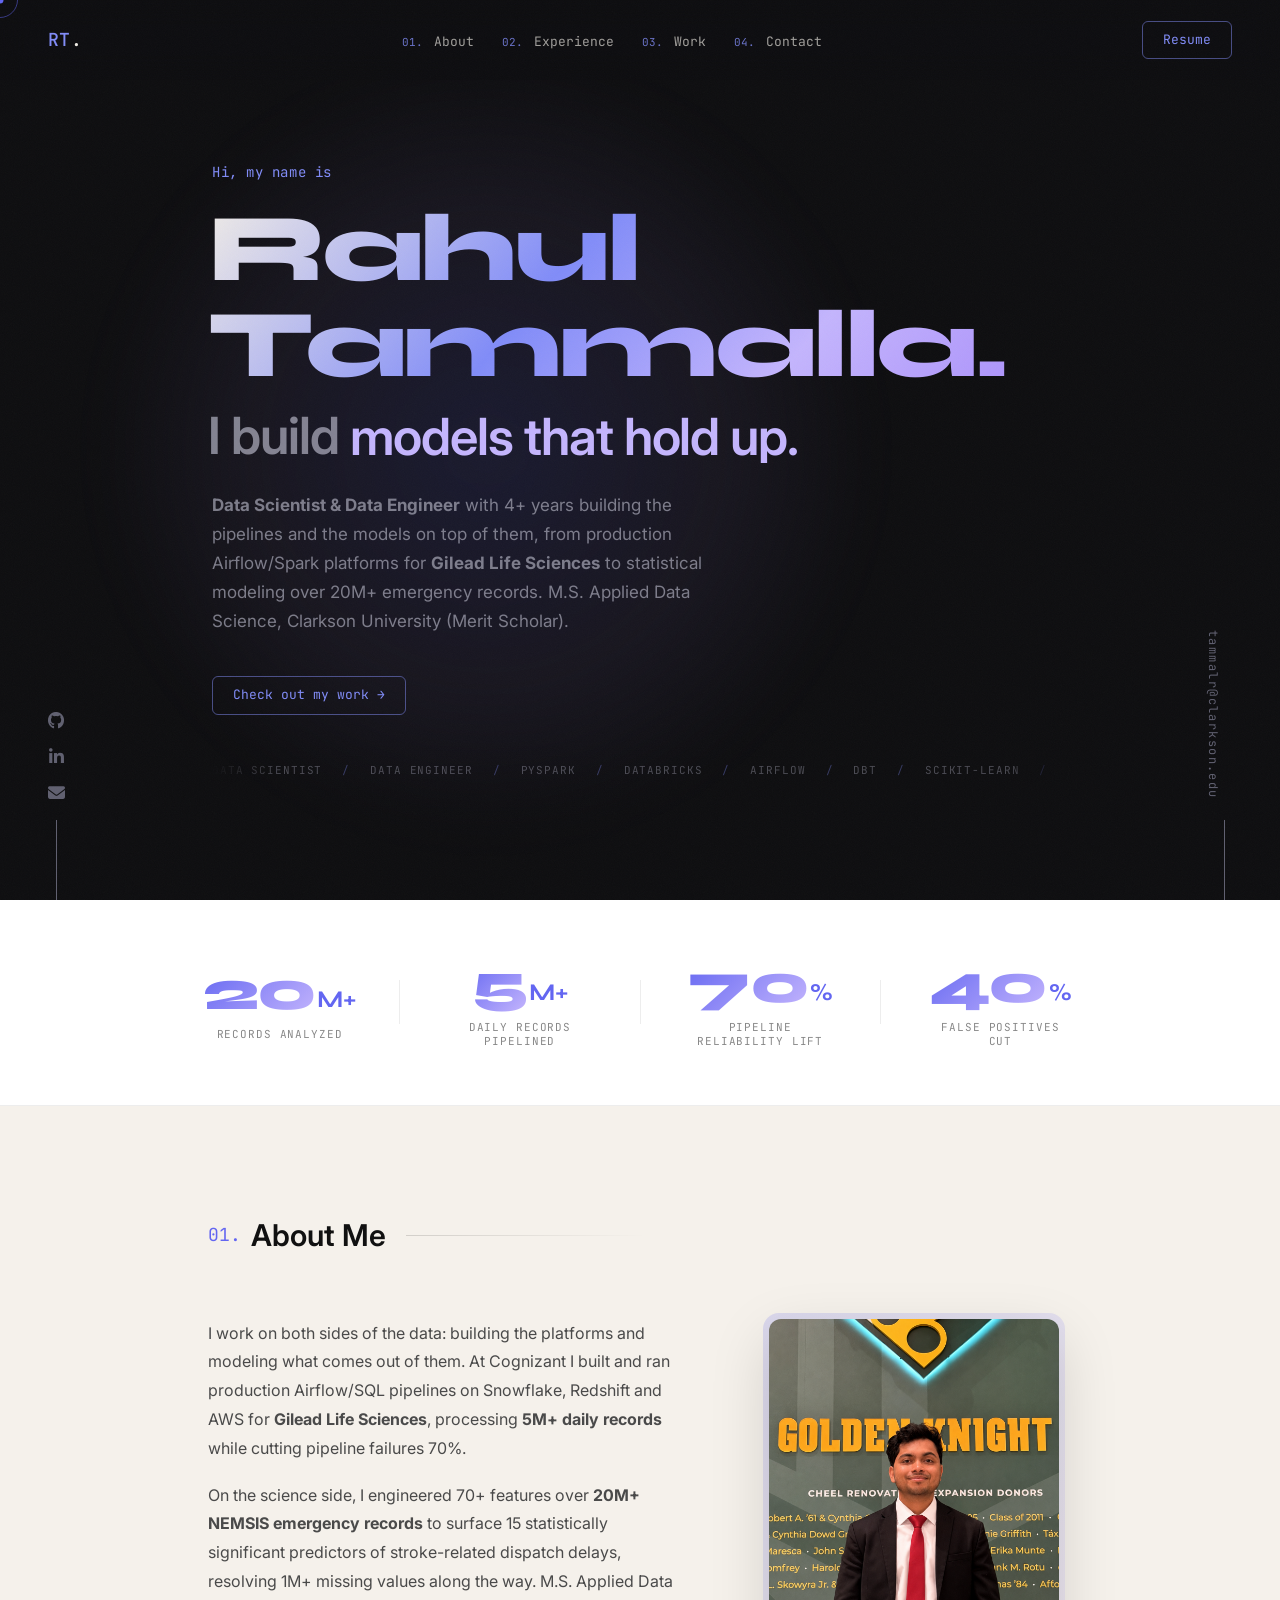
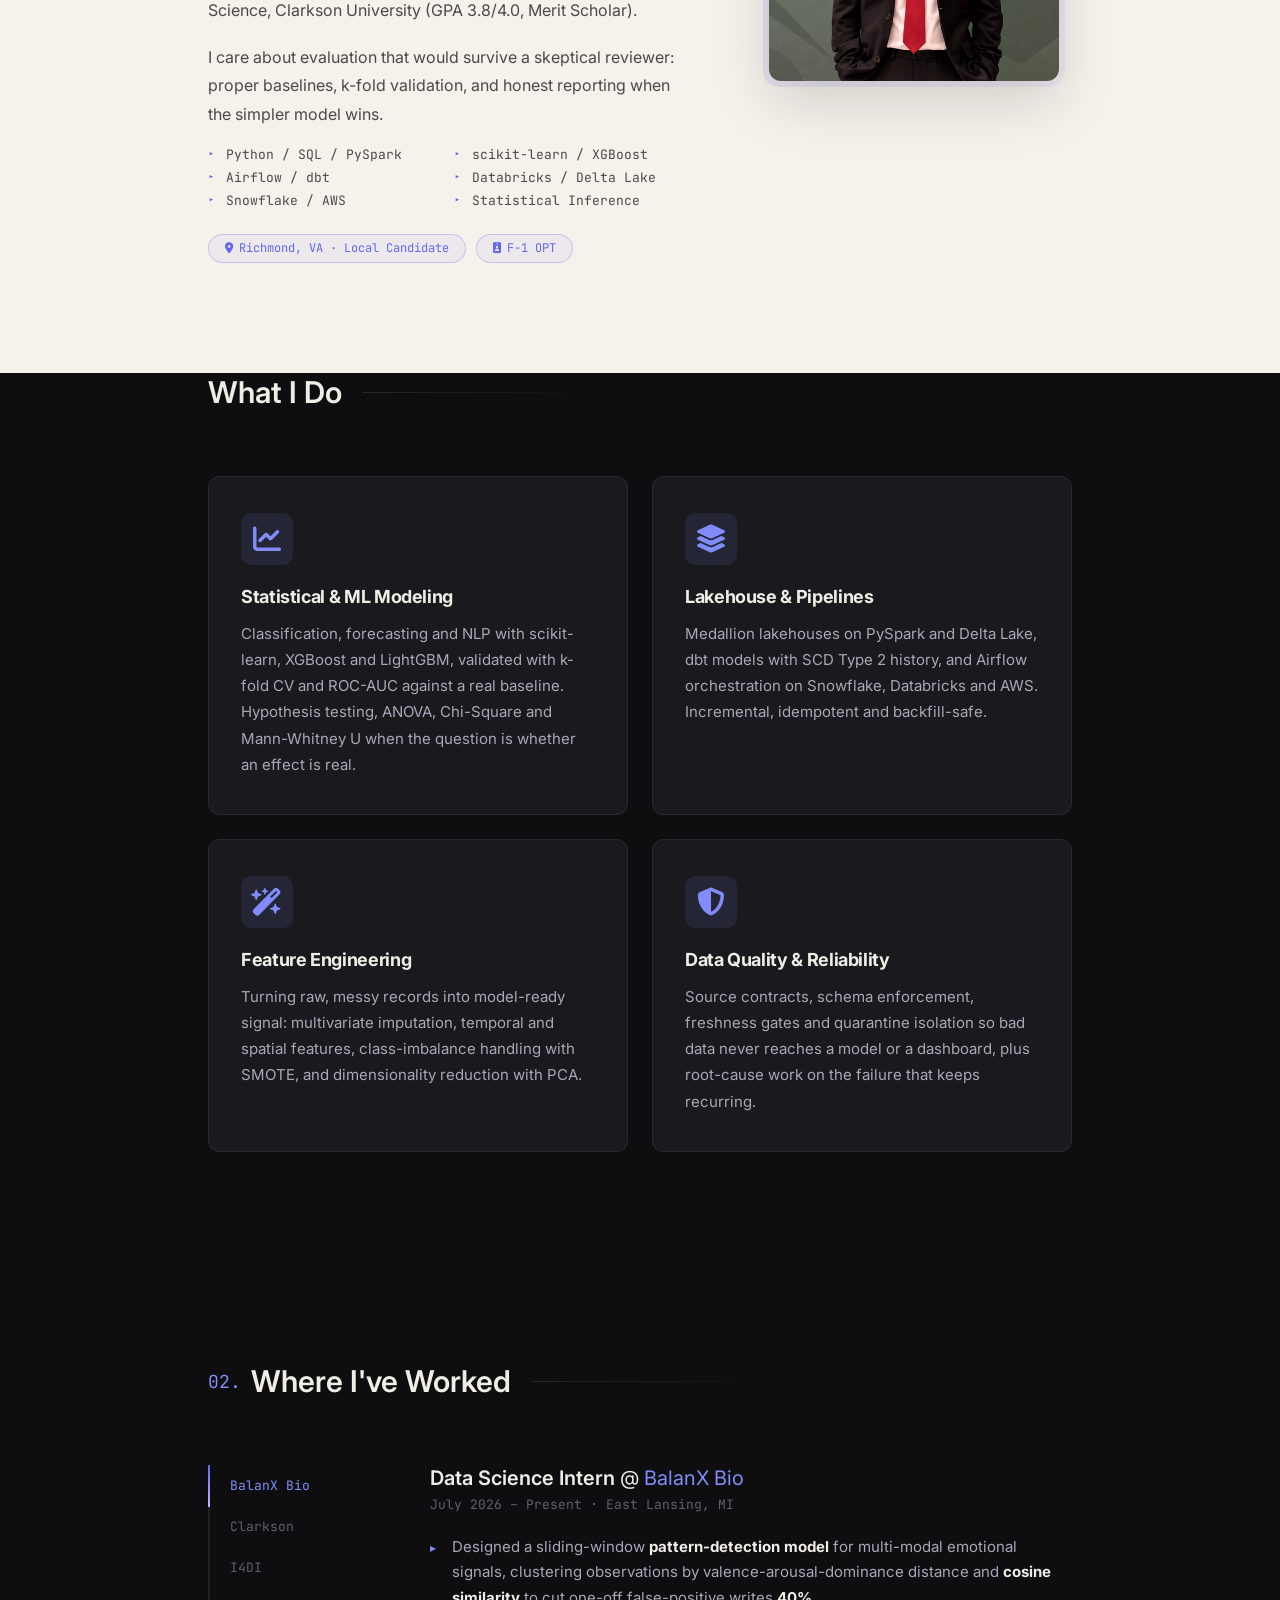
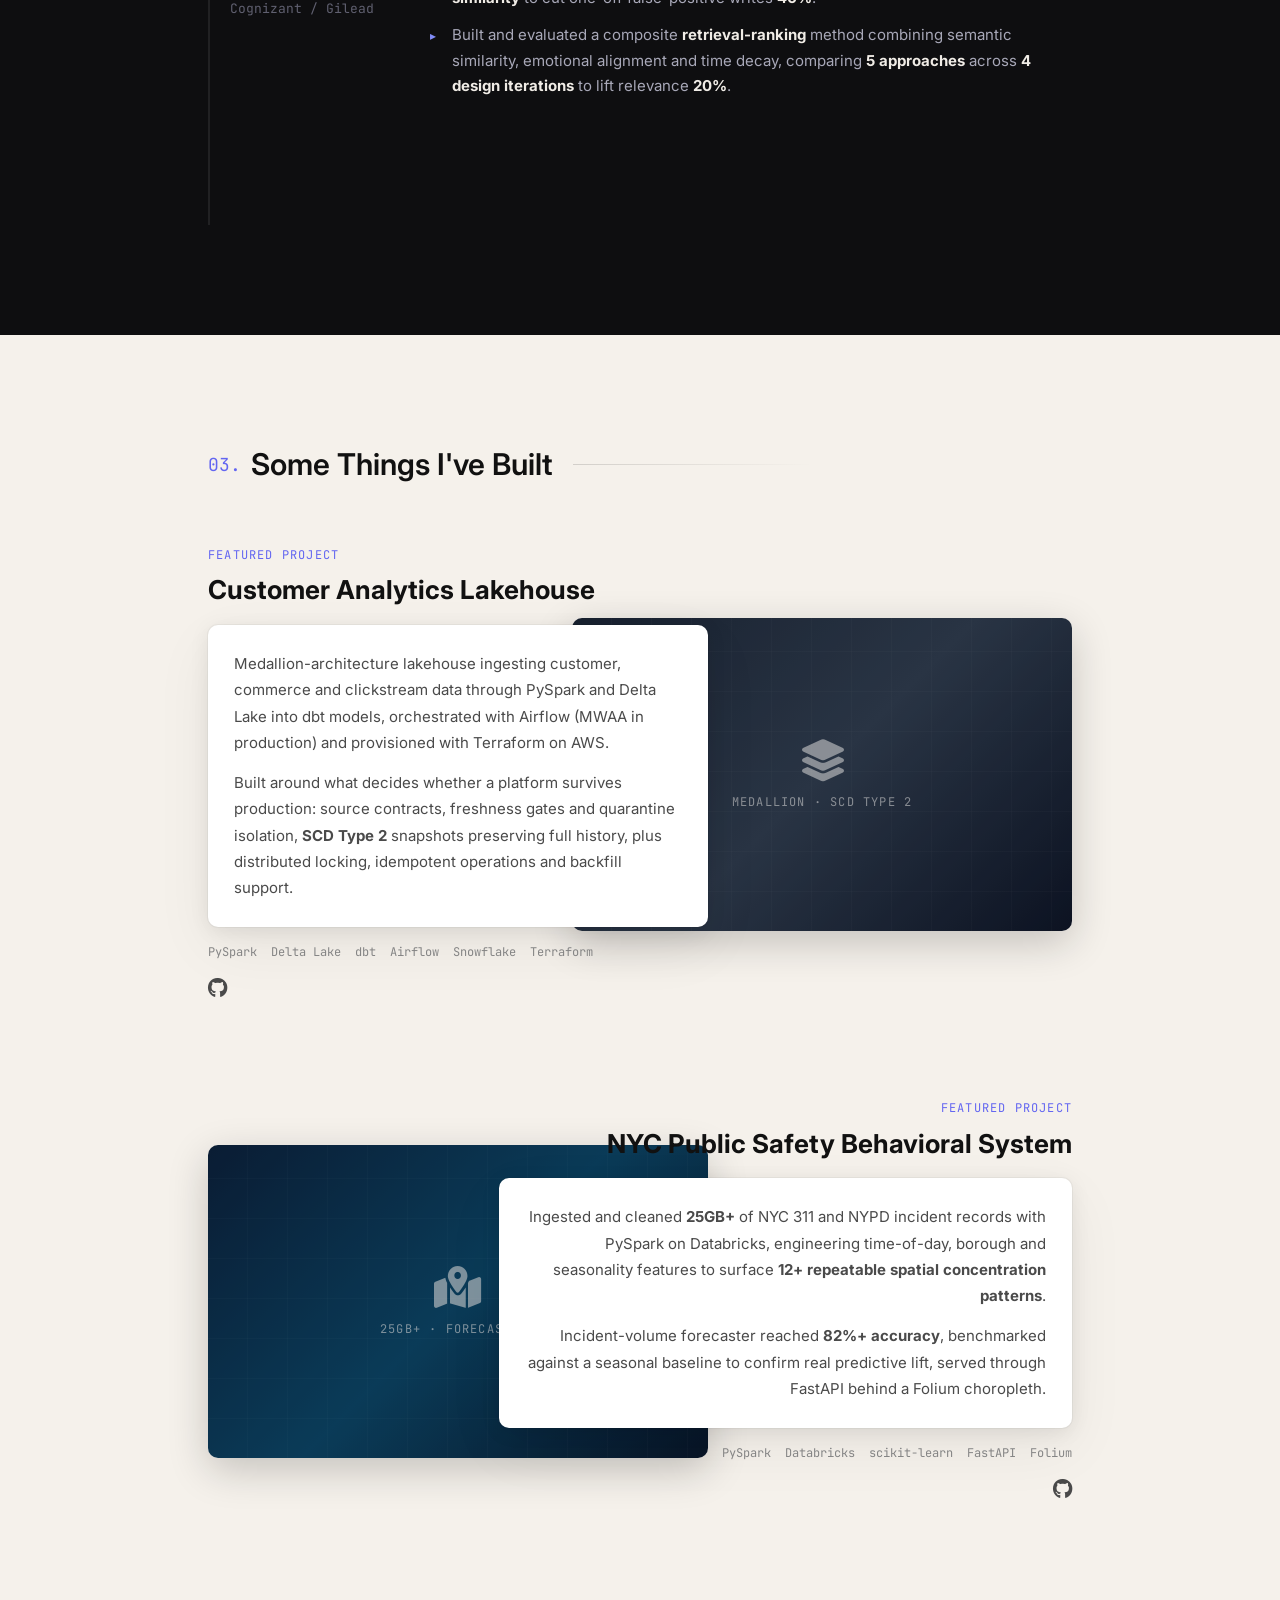
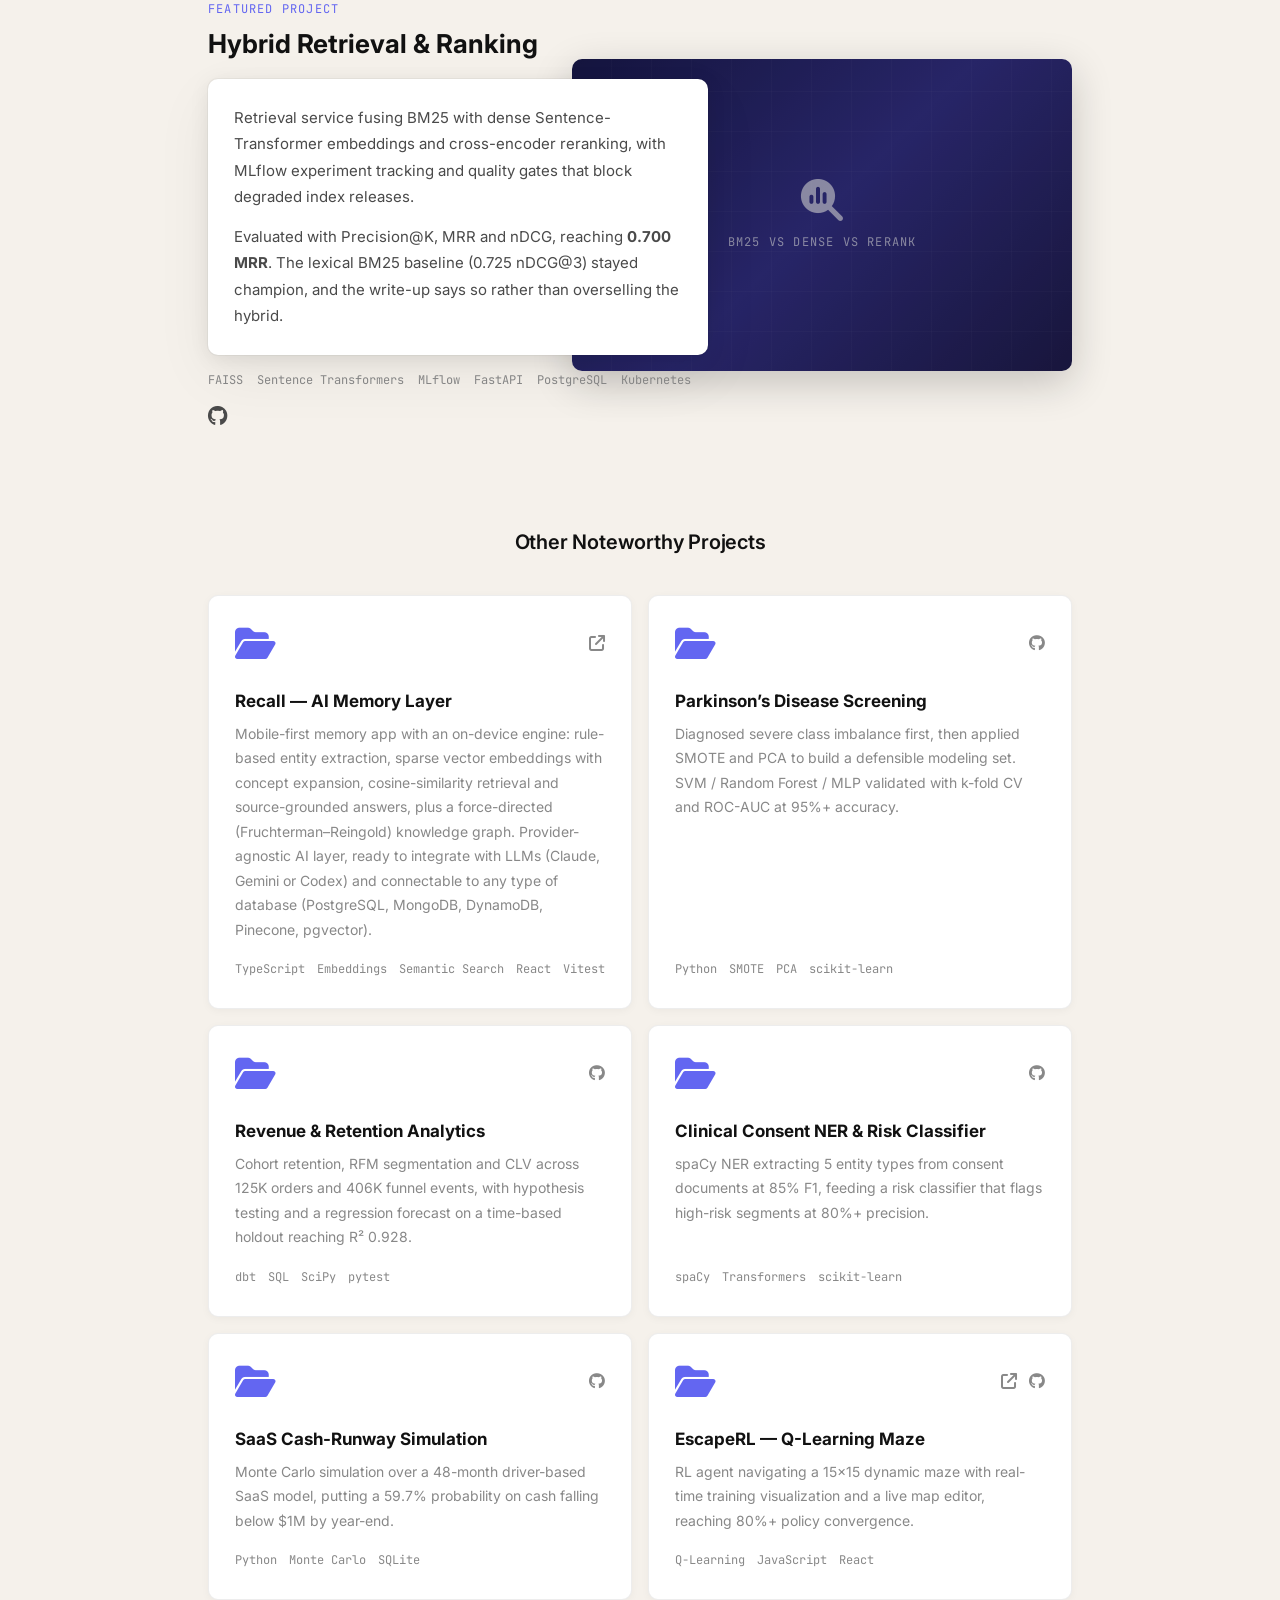
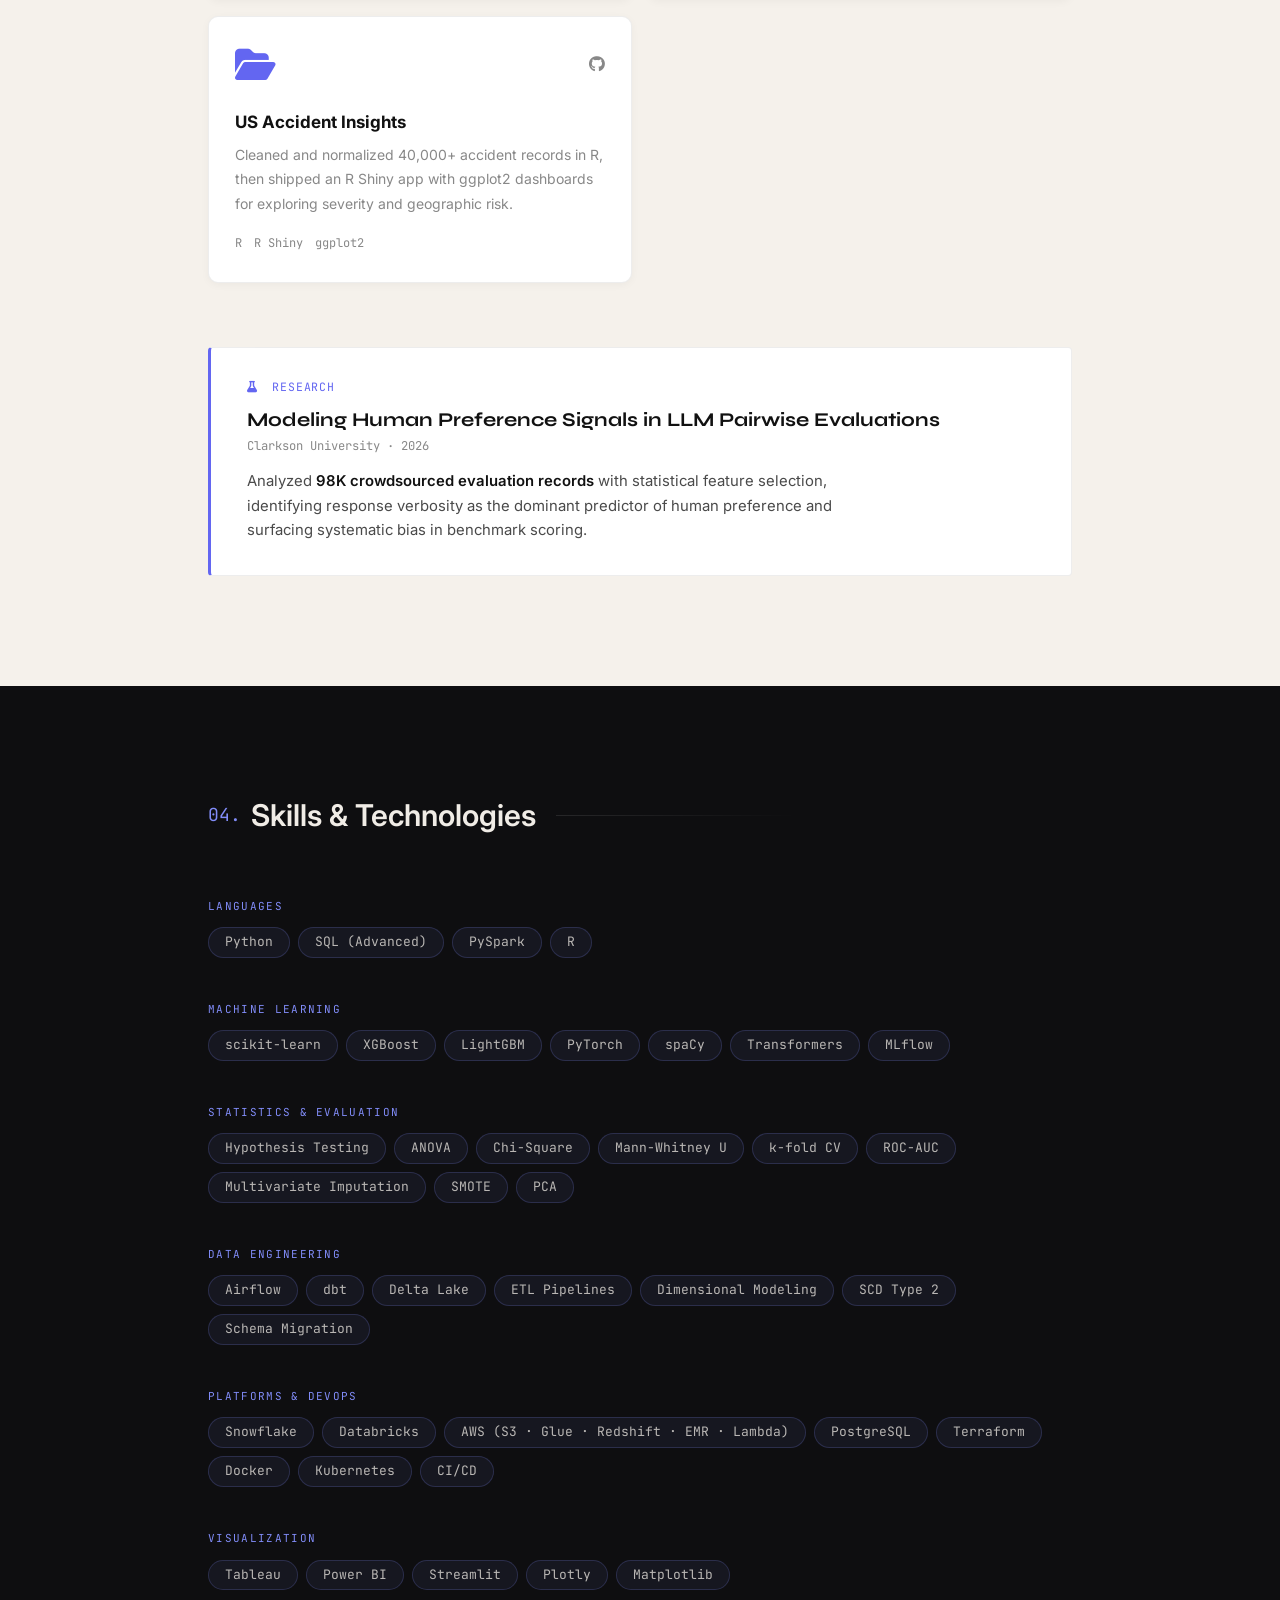
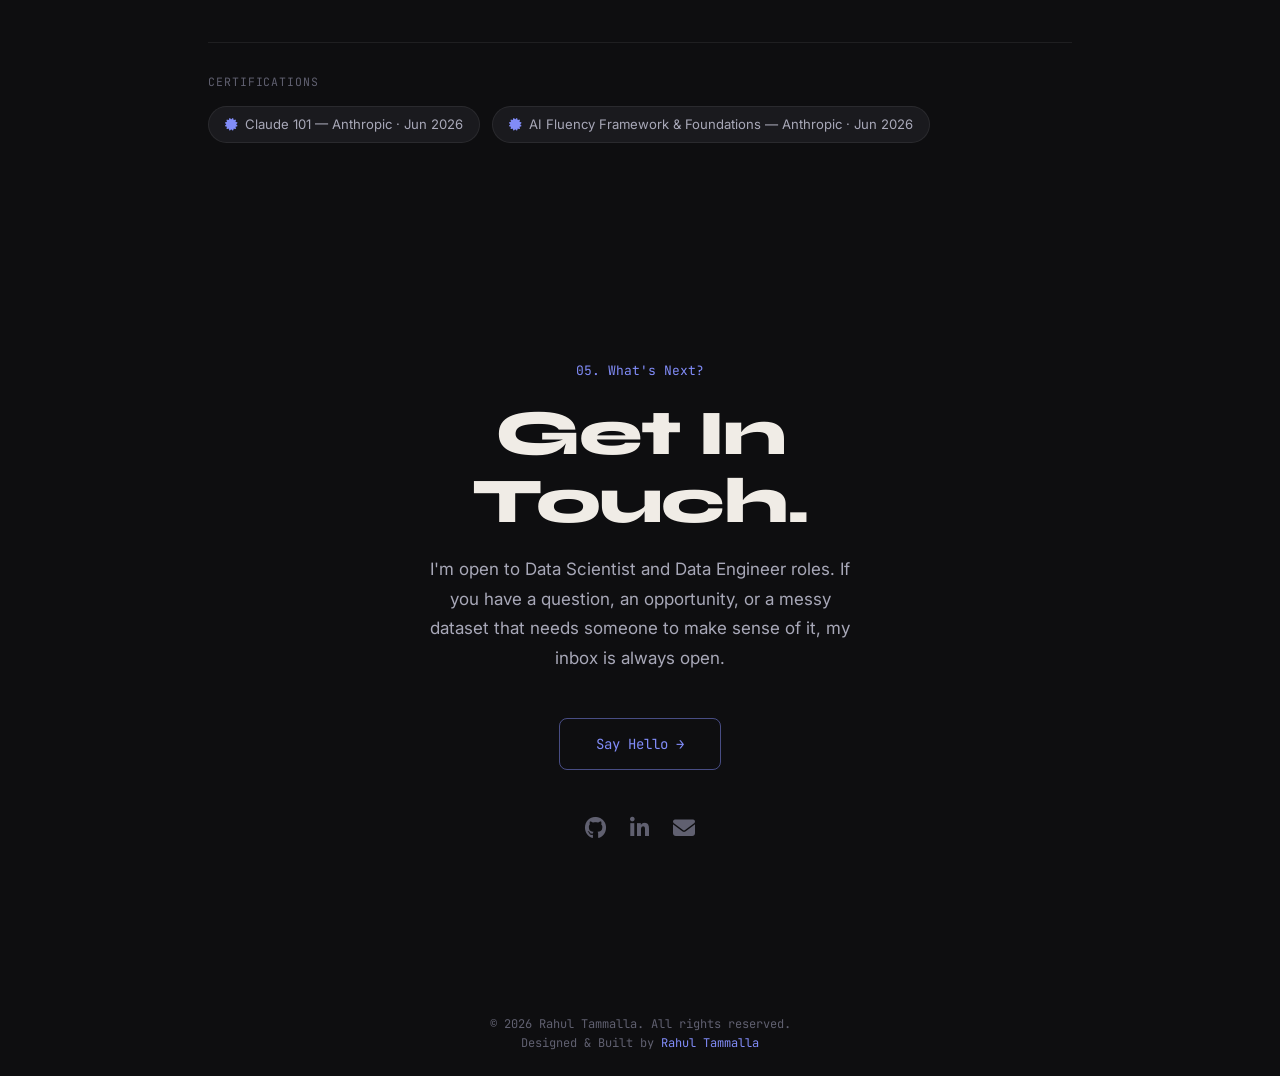
<file: ds/index.html>
<!DOCTYPE html>
<html lang="en">
<head>
  <meta charset="UTF-8">
  <meta name="robots" content="noindex">
  <meta name="viewport" content="width=device-width, initial-scale=1.0">
  <meta name="description" content="Rahul Tammalla – Data Scientist and Data Engineer building statistical models, ML pipelines, and production lakehouse platforms on Spark, Databricks, Snowflake, and AWS.">
  <title>Rahul Tammalla</title>
  <link rel="icon" type="image/png" href="../assets/logo/NN2.png">
  <link rel="preconnect" href="https://fonts.googleapis.com">
  <link rel="preconnect" href="https://fonts.gstatic.com" crossorigin>
  <link href="https://fonts.googleapis.com/css2?family=Syne:wght@700;800&family=Inter:wght@300;400;500;600&family=JetBrains+Mono:wght@400;500&display=swap" rel="stylesheet">
  <link rel="stylesheet" href="https://cdnjs.cloudflare.com/ajax/libs/font-awesome/6.4.2/css/all.min.css">
  <link rel="stylesheet" href="../assets/css/style.css">
  <script async src="https://www.googletagmanager.com/gtag/js?id=G-X3T2V9K1VE"></script>
  <script>window.dataLayer=window.dataLayer||[];function gtag(){dataLayer.push(arguments);}gtag('js',new Date());gtag('config','G-X3T2V9K1VE');</script>
</head>
<body>
  <!-- Custom cursor (desktop only) -->
  <div id="cursor-dot"  class="cursor-dot"></div>
  <div id="cursor-ring" class="cursor-ring"></div>

  <!-- ============================================================
       NAVBAR
  ============================================================ -->
  <header class="nav" id="nav">
    <nav class="nav-inner">
      <a href="./" class="nav-logo">RT<span class="dot">.</span></a>
      <ul class="nav-links">
        <li><a href="#about"><span class="num">01.</span> About</a></li>
        <li><a href="#experience"><span class="num">02.</span> Experience</a></li>
        <li><a href="#work"><span class="num">03.</span> Work</a></li>
        <li><a href="#contact"><span class="num">04.</span> Contact</a></li>
      </ul>
      <a href="../assets/download/Rahul_Resume_DS.pdf" class="btn-outline" download>Resume</a>
      <button class="hamburger" id="hamburger" aria-label="Menu">
        <i class="fa-solid fa-bars" id="hamIcon"></i>
      </button>
    </nav>
  </header>

  <!-- Mobile drawer -->
  <div class="drawer" id="drawer">
    <button class="drawer-close" id="drawerClose"><i class="fa-solid fa-xmark"></i></button>
    <nav class="drawer-nav">
      <ol>
        <li><a href="#about" class="drawer-link"><span>01.</span> About</a></li>
        <li><a href="#experience" class="drawer-link"><span>02.</span> Experience</a></li>
        <li><a href="#work" class="drawer-link"><span>03.</span> Work</a></li>
        <li><a href="#contact" class="drawer-link"><span>04.</span> Contact</a></li>
      </ol>
      <a href="../assets/download/Rahul_Resume_DS.pdf" class="btn-outline drawer-resume" download>Resume</a>
    </nav>
  </div>
  <div class="drawer-overlay" id="drawerOverlay"></div>


  <!-- ============================================================
       SIDE RAILS (desktop only)
  ============================================================ -->

  <!-- Left rail: social icons + line -->
  <div class="side-rail side-left">
    <ul class="side-social">
      <li><a href="https://github.com/rahul9908" target="_blank" rel="noopener" aria-label="GitHub"><i class="fa-brands fa-github"></i></a></li>
      <li><a href="https://linkedin.com/in/tammalla-rahul" target="_blank" rel="noopener" aria-label="LinkedIn"><i class="fa-brands fa-linkedin-in"></i></a></li>
      <li><a href="mailto:tammalr@clarkson.edu" aria-label="Email"><i class="fa-solid fa-envelope"></i></a></li>
    </ul>
  </div>

  <!-- Right rail: rotated email + line -->
  <div class="side-rail side-right">
    <a href="mailto:tammalr@clarkson.edu" class="side-email">tammalr@clarkson.edu</a>
  </div>


  <!-- ============================================================
       MAIN CONTENT
  ============================================================ -->
  <main>

    <!-- ============================================================
         HERO
    ============================================================ -->
    <section id="home" class="hero">
      <div class="hero-inner">
        <p class="hero-label fade-up" style="--delay:100ms">Hi, my name is</p>
        <h1 class="hero-name fade-up" style="--delay:200ms">Rahul Tammalla.</h1>
        <h2 class="hero-tagline fade-up" style="--delay:300ms">I build
          <span class="role-rotator" aria-label="statistical models, data platforms, ML pipelines, lakehouses, reliable data">
            <span class="role-track">
              <span>models that hold up.</span>
              <span>data platforms.</span>
              <span>ML pipelines.</span>
              <span>lakehouses at scale.</span>
              <span>signal from noise.</span>
            </span>
          </span>
        </h2>
        <p class="hero-desc fade-up" style="--delay:400ms">
          <strong>Data Scientist &amp; Data Engineer</strong> with 4+ years building the pipelines and the models on top of them, from production Airflow/Spark platforms for <strong>Gilead Life Sciences</strong> to statistical modeling over 20M+ emergency records. M.S. Applied Data Science, Clarkson University (Merit Scholar).
        </p>
        <div class="hero-cta fade-up" style="--delay:500ms">
          <a href="#work" class="btn-outline btn-magnetic">Check out my work &#8594;</a>
        </div>
        <!-- Scrolling role marquee -->
        <div class="marquee-wrap fade-up" style="--delay:650ms" aria-hidden="true">
          <div class="marquee-track">
            <span>Data Scientist</span><span class="msep">/</span>
            <span>Data Engineer</span><span class="msep">/</span>
            <span>PySpark</span><span class="msep">/</span>
            <span>Databricks</span><span class="msep">/</span>
            <span>Airflow</span><span class="msep">/</span>
            <span>dbt</span><span class="msep">/</span>
            <span>scikit-learn</span><span class="msep">/</span>
            <span>XGBoost</span><span class="msep">/</span>
            <span>Snowflake</span><span class="msep">/</span>
            <span>AWS</span><span class="msep">/</span>
            <span>Data Scientist</span><span class="msep">/</span>
            <span>Data Engineer</span><span class="msep">/</span>
            <span>PySpark</span><span class="msep">/</span>
            <span>Databricks</span><span class="msep">/</span>
            <span>Airflow</span><span class="msep">/</span>
            <span>dbt</span><span class="msep">/</span>
            <span>scikit-learn</span><span class="msep">/</span>
            <span>XGBoost</span><span class="msep">/</span>
            <span>Snowflake</span><span class="msep">/</span>
            <span>AWS</span><span class="msep">/</span>
          </div>
        </div>
      </div>
    </section>

    <!-- STATS STRIP -->
    <div class="stats-strip">
      <div class="stats-inner">
        <div class="stat">
          <p class="stat-val"><span class="stat-num" data-target="20">0</span><span class="stat-suf">M+</span></p>
          <p class="stat-label">records analyzed</p>
        </div>
        <div class="stat-div"></div>
        <div class="stat">
          <p class="stat-val"><span class="stat-num" data-target="5">0</span><span class="stat-suf">M+</span></p>
          <p class="stat-label">daily records pipelined</p>
        </div>
        <div class="stat-div"></div>
        <div class="stat">
          <p class="stat-val"><span class="stat-num" data-target="70">0</span><span class="stat-suf">%</span></p>
          <p class="stat-label">pipeline reliability lift</p>
        </div>
        <div class="stat-div"></div>
        <div class="stat">
          <p class="stat-val"><span class="stat-num" data-target="40">0</span><span class="stat-suf">%</span></p>
          <p class="stat-label">false positives cut</p>
        </div>
      </div>
    </div>


    <!-- ============================================================
         ABOUT
    ============================================================ -->
    <section id="about" class="section section-light">
      <div class="container">
        <h2 class="section-heading reveal"><span class="section-num">01.</span> About Me</h2>
        <div class="about-inner">
          <div class="about-text reveal">
            <p>I work on both sides of the data: building the platforms and modeling what comes out of them. At Cognizant I built and ran production Airflow/SQL pipelines on Snowflake, Redshift and AWS for <strong>Gilead Life Sciences</strong>, processing <strong>5M+ daily records</strong> while cutting pipeline failures 70%.</p>
            <p>On the science side, I engineered 70+ features over <strong>20M+ NEMSIS emergency records</strong> to surface 15 statistically significant predictors of stroke-related dispatch delays, resolving 1M+ missing values along the way. M.S. Applied Data Science, Clarkson University (GPA 3.8/4.0, Merit Scholar).</p>
            <p>I care about evaluation that would survive a skeptical reviewer: proper baselines, k-fold validation, and honest reporting when the simpler model wins.</p>
            <ul class="about-tech-list">
              <li>Python / SQL / PySpark</li>
              <li>scikit-learn / XGBoost</li>
              <li>Airflow / dbt</li>
              <li>Databricks / Delta Lake</li>
              <li>Snowflake / AWS</li>
              <li>Statistical Inference</li>
            </ul>
            <div class="about-chips">
              <span><i class="fa-solid fa-location-dot"></i> Richmond, VA &middot; Local Candidate</span>
              <span><i class="fa-solid fa-id-badge"></i> F-1 OPT</span>
            </div>
          </div>
          <div class="about-img reveal">
            <div class="img-wrapper">
              <img src="../assets/images/about/PROFILEphoto.png" alt="Rahul Tammalla">
            </div>
          </div>
        </div>
      </div>
    </section>


    <!-- ============================================================
         WHAT I DO
    ============================================================ -->
    <section class="section section-dark build-section">
      <div class="container">
        <h2 class="section-heading reveal" style="color: var(--text-inv);">What I Do</h2>
        <div class="build-grid">

          <div class="build-card reveal">
            <div class="build-icon"><i class="fa-solid fa-chart-line"></i></div>
            <h3>Statistical &amp; ML Modeling</h3>
            <p>Classification, forecasting and NLP with scikit-learn, XGBoost and LightGBM, validated with k-fold CV and ROC-AUC against a real baseline. Hypothesis testing, ANOVA, Chi-Square and Mann-Whitney U when the question is whether an effect is real.</p>
          </div>

          <div class="build-card reveal">
            <div class="build-icon"><i class="fa-solid fa-layer-group"></i></div>
            <h3>Lakehouse &amp; Pipelines</h3>
            <p>Medallion lakehouses on PySpark and Delta Lake, dbt models with SCD Type 2 history, and Airflow orchestration on Snowflake, Databricks and AWS. Incremental, idempotent and backfill-safe.</p>
          </div>

          <div class="build-card reveal">
            <div class="build-icon"><i class="fa-solid fa-wand-magic-sparkles"></i></div>
            <h3>Feature Engineering</h3>
            <p>Turning raw, messy records into model-ready signal: multivariate imputation, temporal and spatial features, class-imbalance handling with SMOTE, and dimensionality reduction with PCA.</p>
          </div>

          <div class="build-card reveal">
            <div class="build-icon"><i class="fa-solid fa-shield-halved"></i></div>
            <h3>Data Quality &amp; Reliability</h3>
            <p>Source contracts, schema enforcement, freshness gates and quarantine isolation so bad data never reaches a model or a dashboard, plus root-cause work on the failure that keeps recurring.</p>
          </div>

        </div>
      </div>
    </section>


    <!-- ============================================================
         EXPERIENCE
    ============================================================ -->
    <section id="experience" class="section section-dark">
      <div class="container">
        <h2 class="section-heading reveal"><span class="section-num">02.</span> Where I've Worked</h2>
        <div class="exp-container reveal">
          <div class="exp-tabs" role="tablist">
            <button class="exp-tab active" data-tab="balanx" role="tab">BalanX Bio</button>
            <button class="exp-tab" data-tab="clarkson" role="tab">Clarkson</button>
            <button class="exp-tab" data-tab="i4di" role="tab">I4DI</button>
            <button class="exp-tab" data-tab="cognizant" role="tab">Cognizant / Gilead</button>
            <div class="tab-indicator"></div>
          </div>
          <div class="exp-panels">

            <div class="exp-panel active" data-panel="balanx">
              <h3 class="exp-title">Data Science Intern <span class="exp-company">@ <a href="#" class="accent-link">BalanX Bio</a></span></h3>
              <p class="exp-date">July 2026 &ndash; Present &middot; East Lansing, MI</p>
              <ul class="exp-bullets">
                <li>Designed a sliding-window <strong>pattern-detection model</strong> for multi-modal emotional signals, clustering observations by valence-arousal-dominance distance and <strong>cosine similarity</strong> to cut one-off false-positive writes <strong>40%</strong>.</li>
                <li>Built and evaluated a composite <strong>retrieval-ranking</strong> method combining semantic similarity, emotional alignment and time decay, comparing <strong>5 approaches</strong> across <strong>4 design iterations</strong> to lift relevance <strong>20%</strong>.</li>
              </ul>
            </div>

            <div class="exp-panel" data-panel="clarkson">
              <h3 class="exp-title">Statistical Research Assistant <span class="exp-company">@ <a href="#" class="accent-link">Clarkson University</a></span></h3>
              <p class="exp-date">January 2025 &ndash; June 2026 &middot; Potsdam, NY</p>
              <ul class="exp-bullets">
                <li>Conducted <strong>EDA</strong> and statistical analysis across <strong>20M+ NEMSIS emergency records</strong> using Python, SQL and hypothesis testing, engineering <strong>70+ features</strong> and identifying <strong>15 significant predictors</strong> of stroke-related dispatch delays.</li>
                <li>Built Python/PySpark pipelines resolving <strong>1M+ missing values</strong> through multivariate imputation, then trained and tuned <strong>Random Forest, XGBoost, LightGBM and SVM</strong> models using k-fold validation and <strong>ROC-AUC</strong> evaluation.</li>
                <li>Published model results through <strong>PostgreSQL</strong> and <strong>Tableau</strong> dashboards, enabling research stakeholders to investigate delay factors, model performance and high-risk conditions.</li>
              </ul>
            </div>

            <div class="exp-panel" data-panel="i4di">
              <h3 class="exp-title">Data Science Intern <span class="exp-company">@ <a href="#" class="accent-link">I4DI</a></span></h3>
              <p class="exp-date">May 2025 &ndash; August 2025 &middot; Washington, DC</p>
              <ul class="exp-bullets">
                <li>Optimized <strong>GTE embedding</strong> inference in <strong>PyTorch</strong> using dynamic batching and asynchronous data loading, cutting query latency from <strong>5.1s to 2.9s</strong> while improving <strong>Precision@K 30%</strong>.</li>
                <li>Implemented <strong>FAISS HNSW and IVF</strong> indexes with cosine similarity and metadata filtering, evaluating retrieval experiments on Recall@K, MRR and nDCG with <strong>MLflow</strong> tracking.</li>
              </ul>
            </div>

            <div class="exp-panel" data-panel="cognizant">
              <h3 class="exp-title">Data Engineer <span class="exp-company">@ <a href="#" class="accent-link">Cognizant</a></span></h3>
              <p class="exp-date">October 2021 &ndash; August 2024 &middot; Remote &middot; Client: Gilead Life Sciences</p>
              <ul class="exp-bullets">
                <li>Cleaned and transformed enterprise data on <strong>AWS</strong> using <strong>Databricks</strong> and <strong>PySpark</strong> (schema validation, deduplication, joins), loading <strong>5M+ daily records</strong> into <strong>Snowflake</strong> for SQL-based business-rule validation and aggregation feeding downstream models.</li>
                <li>Monitored <strong>Airflow</strong> pipelines and traced failures through Snowflake and Databricks to source data, adding validation checks and anomaly alerts that cut failures <strong>70%</strong> and lifted query performance <strong>30%</strong>, surfaced through Tableau/Power BI monitoring dashboards.</li>
              </ul>
            </div>

          </div>
        </div>
      </div>
    </section>


    <!-- ============================================================
         WORK / PROJECTS
    ============================================================ -->
    <section id="work" class="section section-light">
      <div class="container">
        <h2 class="section-heading reveal"><span class="section-num">03.</span> Some Things I've Built</h2>

        <div class="featured-list">

          <div class="fp reveal">
            <div class="fp-content">
              <p class="fp-overline">Featured Project</p>
              <h3 class="fp-title"><a href="https://github.com/rahul9908/real-time-customer-analytics-lakehouse" target="_blank" rel="noopener">Customer Analytics Lakehouse</a></h3>
              <div class="fp-desc">
                <p>Medallion-architecture lakehouse ingesting customer, commerce and clickstream data through PySpark and Delta Lake into dbt models, orchestrated with Airflow (MWAA in production) and provisioned with Terraform on AWS.</p>
                <p>Built around what decides whether a platform survives production: source contracts, freshness gates and quarantine isolation, <strong>SCD Type 2</strong> snapshots preserving full history, plus distributed locking, idempotent operations and backfill support.</p>
              </div>
              <ul class="fp-tech"><li>PySpark</li><li>Delta Lake</li><li>dbt</li><li>Airflow</li><li>Snowflake</li><li>Terraform</li></ul>
              <div class="fp-links">
                <a href="https://github.com/rahul9908/real-time-customer-analytics-lakehouse" target="_blank" rel="noopener" aria-label="GitHub"><i class="fa-brands fa-github"></i></a>
              </div>
            </div>
            <div class="fp-image">
              <a href="https://github.com/rahul9908/real-time-customer-analytics-lakehouse" target="_blank" rel="noopener">
                <div class="fp-img-placeholder" style="background: linear-gradient(135deg, #1e293b 0%, #334155 50%, #0f172a 100%);">
                  <div class="fp-img-label">
                    <i class="fa-solid fa-layer-group"></i>
                    <span>Medallion &middot; SCD Type 2</span>
                  </div>
                </div>
              </a>
            </div>
          </div>

          <div class="fp fp-reverse reveal">
            <div class="fp-content">
              <p class="fp-overline">Featured Project</p>
              <h3 class="fp-title"><a href="https://github.com/rahul9908" target="_blank" rel="noopener">NYC Public Safety Behavioral System</a></h3>
              <div class="fp-desc">
                <p>Ingested and cleaned <strong>25GB+</strong> of NYC 311 and NYPD incident records with PySpark on Databricks, engineering time-of-day, borough and seasonality features to surface <strong>12+ repeatable spatial concentration patterns</strong>.</p>
                <p>Incident-volume forecaster reached <strong>82%+ accuracy</strong>, benchmarked against a seasonal baseline to confirm real predictive lift, served through FastAPI behind a Folium choropleth.</p>
              </div>
              <ul class="fp-tech"><li>PySpark</li><li>Databricks</li><li>scikit-learn</li><li>FastAPI</li><li>Folium</li></ul>
              <div class="fp-links">
                <a href="https://github.com/rahul9908" target="_blank" rel="noopener" aria-label="GitHub"><i class="fa-brands fa-github"></i></a>
              </div>
            </div>
            <div class="fp-image">
              <a href="https://github.com/rahul9908" target="_blank" rel="noopener">
                <div class="fp-img-placeholder" style="background: linear-gradient(135deg, #0c2340 0%, #0c4a6e 50%, #0a192f 100%);">
                  <div class="fp-img-label">
                    <i class="fa-solid fa-map-location-dot"></i>
                    <span>25GB+ &middot; Forecasting</span>
                  </div>
                </div>
              </a>
            </div>
          </div>

          <div class="fp reveal">
            <div class="fp-content">
              <p class="fp-overline">Featured Project</p>
              <h3 class="fp-title"><a href="https://github.com/rahul9908/hybrid-support-search" target="_blank" rel="noopener">Hybrid Retrieval &amp; Ranking</a></h3>
              <div class="fp-desc">
                <p>Retrieval service fusing BM25 with dense Sentence-Transformer embeddings and cross-encoder reranking, with MLflow experiment tracking and quality gates that block degraded index releases.</p>
                <p>Evaluated with Precision@K, MRR and nDCG, reaching <strong>0.700 MRR</strong>. The lexical BM25 baseline (0.725 nDCG@3) stayed champion, and the write-up says so rather than overselling the hybrid.</p>
              </div>
              <ul class="fp-tech"><li>FAISS</li><li>Sentence Transformers</li><li>MLflow</li><li>FastAPI</li><li>PostgreSQL</li><li>Kubernetes</li></ul>
              <div class="fp-links">
                <a href="https://github.com/rahul9908/hybrid-support-search" target="_blank" rel="noopener" aria-label="GitHub"><i class="fa-brands fa-github"></i></a>
              </div>
            </div>
            <div class="fp-image">
              <a href="https://github.com/rahul9908/hybrid-support-search" target="_blank" rel="noopener">
                <div class="fp-img-placeholder" style="background: linear-gradient(135deg, #1a1a4e 0%, #312e81 50%, #1e1b4b 100%);">
                  <div class="fp-img-label">
                    <i class="fa-solid fa-magnifying-glass-chart"></i>
                    <span>BM25 vs Dense vs Rerank</span>
                  </div>
                </div>
              </a>
            </div>
          </div>

        </div>

        <h3 class="other-heading reveal">Other Noteworthy Projects</h3>
        <div class="other-grid">

          <div class="other-card reveal">
            <div class="card-top">
              <i class="fa-solid fa-folder-open card-folder"></i>
              <div class="card-links">
                <a href="https://recall-memory-three.vercel.app" target="_blank" rel="noopener" aria-label="Live demo"><i class="fa-solid fa-arrow-up-right-from-square"></i></a>
              </div>
            </div>
            <h4 class="card-title">Recall &mdash; AI Memory Layer</h4>
            <p class="card-desc">Mobile-first memory app with an on-device engine: rule-based entity extraction, sparse vector embeddings with concept expansion, cosine-similarity retrieval and source-grounded answers, plus a force-directed (Fruchterman&ndash;Reingold) knowledge graph. Provider-agnostic AI layer, ready to integrate with LLMs (Claude, Gemini or Codex) and connectable to any type of database (PostgreSQL, MongoDB, DynamoDB, Pinecone, pgvector).</p>
            <ul class="card-tech"><li>TypeScript</li><li>Embeddings</li><li>Semantic Search</li><li>React</li><li>Vitest</li></ul>
          </div>

          <div class="other-card reveal">
            <div class="card-top">
              <i class="fa-solid fa-folder-open card-folder"></i>
              <div class="card-links">
                <a href="https://github.com/rahul9908" target="_blank" rel="noopener" aria-label="GitHub"><i class="fa-brands fa-github"></i></a>
              </div>
            </div>
            <h4 class="card-title">Parkinson&rsquo;s Disease Screening</h4>
            <p class="card-desc">Diagnosed severe class imbalance first, then applied SMOTE and PCA to build a defensible modeling set. SVM / Random Forest / MLP validated with k-fold CV and ROC-AUC at 95%+ accuracy.</p>
            <ul class="card-tech"><li>Python</li><li>SMOTE</li><li>PCA</li><li>scikit-learn</li></ul>
          </div>

          <div class="other-card reveal">
            <div class="card-top">
              <i class="fa-solid fa-folder-open card-folder"></i>
              <div class="card-links">
                <a href="https://github.com/rahul9908/customer-revenue-retention-analytics" target="_blank" rel="noopener" aria-label="GitHub"><i class="fa-brands fa-github"></i></a>
              </div>
            </div>
            <h4 class="card-title">Revenue &amp; Retention Analytics</h4>
            <p class="card-desc">Cohort retention, RFM segmentation and CLV across 125K orders and 406K funnel events, with hypothesis testing and a regression forecast on a time-based holdout reaching R&sup2; 0.928.</p>
            <ul class="card-tech"><li>dbt</li><li>SQL</li><li>SciPy</li><li>pytest</li></ul>
          </div>

          <div class="other-card reveal">
            <div class="card-top">
              <i class="fa-solid fa-folder-open card-folder"></i>
              <div class="card-links">
                <a href="https://github.com/rahul9908/clinical-consent-NER-Project" target="_blank" rel="noopener" aria-label="GitHub"><i class="fa-brands fa-github"></i></a>
              </div>
            </div>
            <h4 class="card-title">Clinical Consent NER &amp; Risk Classifier</h4>
            <p class="card-desc">spaCy NER extracting 5 entity types from consent documents at 85% F1, feeding a risk classifier that flags high-risk segments at 80%+ precision.</p>
            <ul class="card-tech"><li>spaCy</li><li>Transformers</li><li>scikit-learn</li></ul>
          </div>

          <div class="other-card reveal">
            <div class="card-top">
              <i class="fa-solid fa-folder-open card-folder"></i>
              <div class="card-links">
                <a href="https://github.com/rahul9908/saas-fpa-financial-model" target="_blank" rel="noopener" aria-label="GitHub"><i class="fa-brands fa-github"></i></a>
              </div>
            </div>
            <h4 class="card-title">SaaS Cash-Runway Simulation</h4>
            <p class="card-desc">Monte Carlo simulation over a 48-month driver-based SaaS model, putting a 59.7% probability on cash falling below $1M by year-end.</p>
            <ul class="card-tech"><li>Python</li><li>Monte Carlo</li><li>SQLite</li></ul>
          </div>

          <div class="other-card reveal">
            <div class="card-top">
              <i class="fa-solid fa-folder-open card-folder"></i>
              <div class="card-links">
                <a href="https://rahul9908.github.io/escaperl-game/" target="_blank" rel="noopener" aria-label="Demo"><i class="fa-solid fa-arrow-up-right-from-square"></i></a>
                <a href="https://github.com/rahul9908/escaperl-game" target="_blank" rel="noopener" aria-label="GitHub"><i class="fa-brands fa-github"></i></a>
              </div>
            </div>
            <h4 class="card-title">EscapeRL &mdash; Q-Learning Maze</h4>
            <p class="card-desc">RL agent navigating a 15&times;15 dynamic maze with real-time training visualization and a live map editor, reaching 80%+ policy convergence.</p>
            <ul class="card-tech"><li>Q-Learning</li><li>JavaScript</li><li>React</li></ul>
          </div>

          <div class="other-card reveal">
            <div class="card-top">
              <i class="fa-solid fa-folder-open card-folder"></i>
              <div class="card-links">
                <a href="https://github.com/rahul9908/US-Accident-Insights" target="_blank" rel="noopener" aria-label="GitHub"><i class="fa-brands fa-github"></i></a>
              </div>
            </div>
            <h4 class="card-title">US Accident Insights</h4>
            <p class="card-desc">Cleaned and normalized 40,000+ accident records in R, then shipped an R Shiny app with ggplot2 dashboards for exploring severity and geographic risk.</p>
            <ul class="card-tech"><li>R</li><li>R Shiny</li><li>ggplot2</li></ul>
          </div>

        </div>

        <div class="research-note reveal">
          <p class="research-label"><i class="fa-solid fa-flask"></i> Research</p>
          <h4 class="research-title">Modeling Human Preference Signals in LLM Pairwise Evaluations</h4>
          <p class="research-meta">Clarkson University &middot; 2026</p>
          <p class="research-desc">Analyzed <strong>98K crowdsourced evaluation records</strong> with statistical feature selection, identifying response verbosity as the dominant predictor of human preference and surfacing systematic bias in benchmark scoring.</p>
        </div>

      </div>
    </section>


    <!-- ============================================================
         SKILLS
    ============================================================ -->
    <section id="skills" class="section section-dark">
      <div class="container">
        <h2 class="section-heading reveal"><span class="section-num">04.</span> Skills &amp; Technologies</h2>
        <div class="skills-block reveal">

          <div class="skill-category">
            <p class="skill-cat-label">Languages</p>
            <div class="skill-tags"><span>Python</span><span>SQL (Advanced)</span><span>PySpark</span><span>R</span></div>
          </div>

          <div class="skill-category">
            <p class="skill-cat-label">Machine Learning</p>
            <div class="skill-tags"><span>scikit-learn</span><span>XGBoost</span><span>LightGBM</span><span>PyTorch</span><span>spaCy</span><span>Transformers</span><span>MLflow</span></div>
          </div>

          <div class="skill-category">
            <p class="skill-cat-label">Statistics &amp; Evaluation</p>
            <div class="skill-tags"><span>Hypothesis Testing</span><span>ANOVA</span><span>Chi-Square</span><span>Mann-Whitney U</span><span>k-fold CV</span><span>ROC-AUC</span><span>Multivariate Imputation</span><span>SMOTE</span><span>PCA</span></div>
          </div>

          <div class="skill-category">
            <p class="skill-cat-label">Data Engineering</p>
            <div class="skill-tags"><span>Airflow</span><span>dbt</span><span>Delta Lake</span><span>ETL Pipelines</span><span>Dimensional Modeling</span><span>SCD Type 2</span><span>Schema Migration</span></div>
          </div>

          <div class="skill-category">
            <p class="skill-cat-label">Platforms &amp; DevOps</p>
            <div class="skill-tags"><span>Snowflake</span><span>Databricks</span><span>AWS (S3 &middot; Glue &middot; Redshift &middot; EMR &middot; Lambda)</span><span>PostgreSQL</span><span>Terraform</span><span>Docker</span><span>Kubernetes</span><span>CI/CD</span></div>
          </div>

          <div class="skill-category">
            <p class="skill-cat-label">Visualization</p>
            <div class="skill-tags"><span>Tableau</span><span>Power BI</span><span>Streamlit</span><span>Plotly</span><span>Matplotlib</span></div>
          </div>

        </div>

        <!-- Certifications -->
        <div class="certs-row reveal">
          <p class="certs-label">Certifications</p>
          <div class="certs-list">
            <span class="cert-chip"><i class="fa-solid fa-certificate"></i> Claude 101 &mdash; Anthropic &middot; Jun 2026</span>
            <span class="cert-chip"><i class="fa-solid fa-certificate"></i> AI Fluency Framework &amp; Foundations &mdash; Anthropic &middot; Jun 2026</span>
          </div>
        </div>

      </div>
    </section>


    <!-- ============================================================
         CONTACT
    ============================================================ -->
    <section id="contact" class="section section-dark contact-section">
      <div class="container">
        <div class="contact-inner reveal">
          <p class="contact-overline">05. What's Next?</p>
          <h2 class="contact-heading">Get In Touch.</h2>
          <p class="contact-desc">I'm open to Data Scientist and Data Engineer roles. If you have a question, an opportunity, or a messy dataset that needs someone to make sense of it, my inbox is always open.</p>
          <a href="mailto:tammalr@clarkson.edu" class="btn-outline btn-large">Say Hello &#8594;</a>
          <div class="contact-links">
            <a href="https://github.com/rahul9908" target="_blank" rel="noopener"><i class="fa-brands fa-github"></i></a>
            <a href="https://linkedin.com/in/tammalla-rahul" target="_blank" rel="noopener"><i class="fa-brands fa-linkedin-in"></i></a>
            <a href="mailto:tammalr@clarkson.edu"><i class="fa-solid fa-envelope"></i></a>
          </div>
        </div>
      </div>
    </section>

  </main>


  <!-- ============================================================
       FOOTER
  ============================================================ -->
  <footer class="footer">
    <div class="footer-inner">
      <p>&copy; 2026 Rahul Tammalla. All rights reserved.</p>
      <p>Designed &amp; Built by <a href="https://github.com/rahul9908" target="_blank" rel="noopener" class="accent-link">Rahul Tammalla</a></p>
    </div>
  </footer>

  <script src="../assets/js/main.js"></script>
</body>
</html>
</file>
<file: assets/css/style.css>
/* ============================================================
   Rahul Tammalla Portfolio
   Theme: Editorial Mixed — Warm Cream + Deep Charcoal + Indigo
   Fonts: Syne (display) · Inter (body) · JetBrains Mono
============================================================ */

/* ============================================================
   CUSTOM PROPERTIES
============================================================ */
:root {
  /* Light palette */
  --cream:        #f5f1eb;
  --cream-card:   #ffffff;
  --cream-2:      #ede9e1;
  --cream-border: rgba(0, 0, 0, 0.07);

  /* Dark palette */
  --dark:         #0e0e10;
  --dark-card:    #1a1a1e;
  --dark-2:       #242428;
  --dark-border:  rgba(255, 255, 255, 0.07);

  /* Typography — light sections */
  --text:         #111111;
  --text-2:       #4a4a4a;
  --text-3:       #888888;

  /* Typography — dark sections */
  --text-inv:     #f0ece6;
  --text-inv-2:   #a8a8b8;
  --text-inv-3:   #606070;

  /* Accent (works on both) */
  --accent:       #6366f1;
  --accent-2:     #818cf8;
  --accent-3:     #c4b5fd;
  --accent-tint:  rgba(99, 102, 241, 0.10);
  --accent-glow:  rgba(99, 102, 241, 0.20);

  /* Fonts */
  --font-display: 'Syne', sans-serif;
  --font-sans:    'Inter', system-ui, sans-serif;
  --font-mono:    'JetBrains Mono', 'Fira Code', monospace;

  /* Motion */
  --ease: cubic-bezier(0.645, 0.045, 0.355, 1);
  --transition: all 0.28s cubic-bezier(0.645, 0.045, 0.355, 1);

  /* Layout */
  --nav-height:        80px;
  --nav-scroll-height: 64px;
}


/* ============================================================
   RESET & BASE
============================================================ */
*, *::before, *::after { box-sizing: border-box; margin: 0; padding: 0; }

html { scroll-behavior: smooth; scroll-padding-top: 64px; }

body {
  font-family: var(--font-sans);
  background: var(--cream);
  color: var(--text);
  line-height: 1.3;
  font-size: 16px;
  overflow-x: hidden;
  cursor: none;
}

/* Subtle film grain — premium feel */
body::before {
  content: '';
  position: fixed;
  inset: 0;
  z-index: 9000;
  pointer-events: none;
  opacity: 0.03;
  background-image: url("data:image/svg+xml,%3Csvg xmlns='http://www.w3.org/2000/svg' width='300' height='300'%3E%3Cfilter id='n'%3E%3CfeTurbulence type='fractalNoise' baseFrequency='0.75' numOctaves='4' stitchTiles='stitch'/%3E%3C/filter%3E%3Crect width='300' height='300' filter='url(%23n)'/%3E%3C/svg%3E");
  background-size: 200px 200px;
}

::selection { background: var(--accent); color: #fff; }

::-webkit-scrollbar        { width: 4px; }
::-webkit-scrollbar-track  { background: var(--cream-2); }
::-webkit-scrollbar-thumb  { background: var(--accent); border-radius: 2px; }

a { color: var(--accent); text-decoration: none; transition: var(--transition); cursor: none; }
a:hover { color: var(--accent-2); }
button { cursor: none; }


/* ============================================================
   CUSTOM CURSOR
============================================================ */
.cursor-dot {
  width: 7px; height: 7px;
  background: var(--accent);
  border-radius: 50%;
  position: fixed; top: 0; left: 0;
  pointer-events: none;
  z-index: 9999;
  transform: translate(-50%, -50%);
  transition: opacity 0.3s, transform 0.15s;
}
.cursor-ring {
  width: 36px; height: 36px;
  border: 1.5px solid rgba(99, 102, 241, 0.5);
  border-radius: 50%;
  position: fixed; top: 0; left: 0;
  pointer-events: none;
  z-index: 9998;
  transform: translate(-50%, -50%);
  transition: width 0.3s var(--ease), height 0.3s var(--ease),
              border-color 0.3s, background 0.3s, opacity 0.3s;
}
body.cursor-hover .cursor-ring {
  width: 52px; height: 52px;
  border-color: var(--accent);
  background: rgba(99, 102, 241, 0.07);
}
body.cursor-hover .cursor-dot { transform: translate(-50%, -50%) scale(0); }

@media (max-width: 768px) {
  body, a, button { cursor: auto; }
  .cursor-dot, .cursor-ring { display: none; }
}


/* ============================================================
   CONTAINER
============================================================ */
.container { max-width: 960px; margin: 0 auto; padding: 0 48px; }
@media (max-width: 768px) { .container { padding: 0 24px; } }
@media (max-width: 480px) { .container { padding: 0 16px; } }


/* ============================================================
   ANIMATIONS
============================================================ */
.fade-up {
  opacity: 0;
  transform: translateY(22px);
  animation: fadeUp 0.65s var(--ease) forwards;
  animation-delay: var(--delay, 0ms);
}
@keyframes fadeUp { to { opacity: 1; transform: translateY(0); } }

.reveal {
  opacity: 0;
  transform: translateY(24px);
  transition: opacity 0.65s var(--ease), transform 0.65s var(--ease);
}
.reveal.visible { opacity: 1; transform: translateY(0); }


/* ============================================================
   NAVBAR
============================================================ */
.nav {
  position: fixed; top: 0; width: 100%; z-index: 11;
  padding: 0 48px;
  height: var(--nav-height);
  background: rgba(14, 14, 16, 0.88);
  backdrop-filter: blur(14px);
  -webkit-backdrop-filter: blur(14px);
  display: flex; align-items: center;
  transition: height 0.3s var(--ease), box-shadow 0.3s;
}
.nav.scrolled {
  height: var(--nav-scroll-height);
  box-shadow: 0 1px 0 rgba(255, 255, 255, 0.06), 0 8px 32px rgba(0,0,0,0.4);
}
.nav.hidden { transform: translateY(-100%); }

.nav-inner { display: flex; align-items: center; justify-content: space-between; width: 100%; }

.nav-logo {
  font-family: var(--font-mono);
  font-size: 18px; font-weight: 500;
  color: var(--accent-2);
  letter-spacing: 0.02em;
}
.nav-logo .dot { color: var(--text-inv); }

.nav-links { display: flex; list-style: none; gap: 4px; }
.nav-links a {
  font-family: var(--font-mono);
  font-size: 13px;
  color: rgba(240, 236, 230, 0.65);
  padding: 8px 12px;
  border-radius: 4px;
  transition: var(--transition);
}
.nav-links a:hover,
.nav-links a.active-link { color: var(--accent-2); background: rgba(129,140,248,0.08); }
.nav-links .num { color: var(--accent-2); font-size: 11px; margin-right: 3px; opacity: 0.8; }

.btn-outline {
  font-family: var(--font-mono);
  font-size: 13px;
  color: var(--accent-2);
  background: transparent;
  border: 1px solid rgba(129, 140, 248, 0.5);
  border-radius: 6px;
  padding: 10px 20px;
  text-decoration: none;
  transition: background 0.25s, border-color 0.25s, box-shadow 0.25s;
  display: inline-flex; align-items: center; gap: 6px;
}
.btn-outline:hover {
  background: rgba(129, 140, 248, 0.1);
  border-color: var(--accent-2);
  box-shadow: 0 0 20px rgba(129, 140, 248, 0.18);
  color: var(--accent-2);
}
.btn-outline.btn-large { padding: 16px 36px; font-size: 14px; border-radius: 8px; }

.hamburger {
  display: none;
  background: none;
  border: 1px solid rgba(129, 140, 248, 0.4);
  border-radius: 6px;
  color: var(--accent-2);
  padding: 8px 12px;
  font-size: 16px;
}

@media (max-width: 768px) {
  .nav { padding: 0 20px; }
  .nav-links, .nav .btn-outline { display: none; }
  .hamburger { display: flex; }
  .drawer { display: flex; }
}


/* ============================================================
   MOBILE DRAWER
============================================================ */
.drawer {
  display: none;
  position: fixed; top: 0; right: 0; bottom: 0;
  width: min(75vw, 300px);
  background: var(--dark-card);
  z-index: 100;
  transform: translateX(100%);
  transition: transform 0.35s var(--ease);
  flex-direction: column; align-items: center; justify-content: center;
  padding: 60px 28px; gap: 28px;
}
.drawer.open { transform: translateX(0); }
.drawer-close {
  position: absolute; top: 20px; right: 20px;
  background: none; border: none; color: var(--accent-2); font-size: 20px;
}
.drawer-nav { display: flex; flex-direction: column; align-items: center; gap: 20px; width: 100%; }
.drawer-nav ol { list-style: none; display: flex; flex-direction: column; gap: 16px; text-align: center; }
.drawer-link {
  font-family: var(--font-mono); font-size: 14px;
  color: var(--text-inv); text-decoration: none;
  transition: var(--transition);
  display: flex; flex-direction: column; gap: 4px;
}
.drawer-link span { color: var(--accent-2); font-size: 11px; }
.drawer-link:hover { color: var(--accent-2); }
.drawer-resume { margin-top: 20px; }
.drawer-overlay {
  display: none; position: fixed; inset: 0;
  background: rgba(0, 0, 0, 0.5); z-index: 99;
}
.drawer-overlay.visible { display: block; }


/* ============================================================
   SIDE RAILS (desktop only)
============================================================ */
.side-rail { width: 40px; position: fixed; bottom: 0; z-index: 10; }
.side-left  { left: 36px; }
.side-right { right: 36px; }
.side-rail::after {
  content: ''; display: block; width: 1px; height: 80px;
  background: var(--text-inv-3); margin: 16px auto 0;
}
.side-social { list-style: none; display: flex; flex-direction: column; align-items: center; gap: 14px; }
.side-social a { font-size: 17px; color: var(--text-inv-3); text-decoration: none; transition: var(--transition); }
.side-social a:hover { color: var(--accent-2); transform: translateY(-3px); }
.side-email {
  font-family: var(--font-mono); font-size: 12px; letter-spacing: 0.12em;
  color: var(--text-inv-3); text-decoration: none; writing-mode: vertical-rl; transition: var(--transition);
}
.side-email:hover { color: var(--accent-2); transform: translateY(-3px); }
@media (max-width: 1080px) { .side-rail { display: none; } }


/* ============================================================
   SECTION RHYTHM — LIGHT & DARK
============================================================ */
.section { padding: 110px 0; position: relative; }

/* Light section */
.section-light {
  background: var(--cream);
  color: var(--text);
}
/* Dark section */
.section-dark {
  background: var(--dark);
  color: var(--text-inv);
}

/* ── SECTION HEADING ── */
.section-heading {
  display: flex; align-items: center;
  margin: 0 0 64px;
  font-size: clamp(22px, 3.5vw, 30px);
  font-weight: 600;
  white-space: nowrap;
}
.section-heading::after {
  content: ''; display: block;
  height: 1px; width: 240px;
  margin-left: 20px; flex-shrink: 0;
}
.section-num {
  font-family: var(--font-mono);
  font-size: 18px; font-weight: 400;
  color: var(--accent); margin-right: 10px;
}

/* Light heading — dark text */
.section-light .section-heading { color: var(--text); }
.section-light .section-heading::after { background: linear-gradient(to right, rgba(0,0,0,0.14), transparent); }
.section-light .section-num { color: var(--accent); }

/* Dark heading — light text */
.section-dark .section-heading { color: var(--text-inv); }
.section-dark .section-heading::after { background: linear-gradient(to right, rgba(255,255,255,0.1), transparent); }
.section-dark .section-num { color: var(--accent-2); }

@media (max-width: 768px) { .section-heading::after { width: 60px; } }


/* ============================================================
   HERO (always dark — full-screen dramatic entry)
============================================================ */
.hero {
  display: flex; flex-direction: column; justify-content: center;
  min-height: 100vh; padding: 88px 0 48px;
  background: var(--dark);
  position: relative; overflow: hidden;
}

/* Atmospheric glow orb */
.hero::before {
  content: '';
  position: absolute;
  width: 800px; height: 800px;
  background: radial-gradient(circle,
    rgba(99, 102, 241, 0.14) 0%,
    rgba(167, 139, 250, 0.07) 40%,
    transparent 70%);
  border-radius: 50%;
  top: 50%; left: 38%;
  transform: translate(-50%, -50%);
  pointer-events: none;
  filter: blur(24px);
  animation: glowPulse 7s ease-in-out infinite;
}
@keyframes glowPulse {
  0%, 100% { opacity: 0.65; transform: translate(-50%,-50%) scale(1); }
  50%       { opacity: 1;   transform: translate(-50%,-50%) scale(1.06); }
}

/* Soft top vignette to blend into next section */
.hero::after {
  content: '';
  position: absolute;
  bottom: 0; left: 0; right: 0;
  height: 160px;
  background: linear-gradient(to bottom, transparent, rgba(14,14,16,0.7));
  pointer-events: none;
}

.hero-inner {
  max-width: 960px; padding: 0 48px;
  margin: 0 auto; width: 100%;
  position: relative; z-index: 1;
}

.hero-label {
  font-family: var(--font-mono); font-size: 14px;
  color: var(--accent-2); margin: 0 0 20px 4px;
  letter-spacing: 0.04em;
}

/* Gradient sweep on the name — the distinctive visual */
.hero-name {
  font-family: var(--font-display);
  font-size: clamp(48px, 9vw, 96px);
  font-weight: 800;
  line-height: 1.0;
  letter-spacing: -0.035em;
  margin: 0 0 14px;
  background: linear-gradient(130deg, #f0ece6 0%, #818cf8 40%, #c4b5fd 70%, #a78bfa 100%);
  -webkit-background-clip: text;
  -webkit-text-fill-color: transparent;
  background-clip: text;
}

.hero-tagline {
  font-size: clamp(22px, 4vw, 52px);
  font-weight: 600;
  color: rgba(168, 168, 184, 0.75);
  line-height: 1.1;
  letter-spacing: -0.02em;
  margin: 0 0 28px;
}

.hero-desc {
  max-width: 520px;
  margin: 0 0 40px 4px;
  font-size: 17px;
  color: rgba(168, 168, 184, 0.7);
  line-height: 1.7;
}

.hero-cta { margin: 0 0 48px 4px; }

/* Rotating role words in hero tagline */
.role-rotator {
  display: inline-block;
  overflow: hidden;
  height: 1.05em;
  vertical-align: bottom;
}
.role-track {
  display: flex;
  flex-direction: column;
  animation: roleRotate 12s cubic-bezier(0.645, 0.045, 0.355, 1) infinite;
}
.role-track span {
  display: block;
  height: 1.05em;
  line-height: 1.05em;
  white-space: nowrap;
  color: var(--accent-3);
}
@keyframes roleRotate {
  0%,   17%  { transform: translateY(0); }
  20%,  37%  { transform: translateY(-20%); }
  40%,  57%  { transform: translateY(-40%); }
  60%,  77%  { transform: translateY(-60%); }
  80%,  97%  { transform: translateY(-80%); }
  100%        { transform: translateY(0); }
}


/* ============================================================
   MARQUEE
============================================================ */
.marquee-wrap {
  overflow: hidden;
  margin: 0 0 0 4px;
  -webkit-mask-image: linear-gradient(to right, transparent, black 8%, black 92%, transparent);
  mask-image: linear-gradient(to right, transparent, black 8%, black 92%, transparent);
}
.marquee-track {
  display: flex; gap: 20px;
  animation: marqueeScroll 24s linear infinite;
  white-space: nowrap; width: max-content;
}
.marquee-track span {
  font-family: var(--font-mono); font-size: 11px;
  color: rgba(168, 168, 184, 0.4);
  letter-spacing: 0.08em; text-transform: uppercase;
}
.marquee-track .msep { color: var(--accent-2); opacity: 0.35; }
@keyframes marqueeScroll {
  from { transform: translateX(0); }
  to   { transform: translateX(-50%); }
}


/* ============================================================
   STATS STRIP (light section, between hero & about)
============================================================ */
.stats-strip {
  background: var(--cream-card);
  border-bottom: 1px solid var(--cream-border);
  padding: 56px 48px;
}
.stats-inner {
  max-width: 960px; margin: 0 auto;
  display: flex; align-items: center; justify-content: center;
  flex-wrap: wrap;
}
.stat {
  display: flex; flex-direction: column; align-items: center; gap: 8px;
  padding: 0 48px; flex: 1; min-width: 120px;
}
.stat-val { display: flex; align-items: baseline; gap: 2px; }
.stat-num {
  font-family: var(--font-display);
  font-size: clamp(38px, 5vw, 56px);
  font-weight: 800; line-height: 1;
  letter-spacing: -0.03em;
  background: linear-gradient(135deg, var(--accent), var(--accent-3));
  -webkit-background-clip: text;
  -webkit-text-fill-color: transparent;
  background-clip: text;
}
.stat-suf {
  font-family: var(--font-display);
  font-size: clamp(18px, 2.5vw, 24px);
  font-weight: 700; color: var(--accent);
  align-self: flex-end; padding-bottom: 4px;
}
.stat-label {
  font-family: var(--font-mono); font-size: 11px;
  color: var(--text-3); letter-spacing: 0.08em;
  text-transform: uppercase; text-align: center;
}
.stat-div { width: 1px; height: 44px; background: var(--cream-border); flex-shrink: 0; }

@media (max-width: 600px) {
  .stats-strip { padding: 40px 20px; }
  .stat { padding: 16px 20px; }
  .stat-div { display: none; }
}


/* ============================================================
   ABOUT (light section)
============================================================ */
.about-inner {
  display: grid; grid-template-columns: 3fr 2fr;
  gap: 72px; align-items: start;
}

.about-text p {
  font-size: 16px; color: var(--text-2);
  line-height: 1.8; margin-bottom: 18px;
}

.about-tech-list {
  display: grid; grid-template-columns: repeat(2, minmax(140px, 1fr));
  gap: 6px 16px; list-style: none; margin: 16px 0;
}
.about-tech-list li {
  font-family: var(--font-mono); font-size: 13px;
  color: var(--text-2); padding-left: 18px; position: relative;
}
.about-tech-list li::before { content: '▸'; position: absolute; left: 0; color: var(--accent); font-size: 11px; }

.about-chips { display: flex; flex-wrap: wrap; gap: 10px; margin-top: 24px; }
.about-chips span {
  font-family: var(--font-mono); font-size: 12px;
  color: var(--accent); border: 1px solid rgba(99,102,241,0.28);
  border-radius: 100px; padding: 6px 16px;
  display: inline-flex; align-items: center; gap: 6px;
  background: rgba(99,102,241,0.06);
}
.about-chips i { font-size: 11px; }

.about-img { display: flex; justify-content: center; }

/* Full-color photo — no grayscale */
.img-wrapper {
  position: relative; width: 290px; max-width: 100%;
}
.img-wrapper img {
  display: block; width: 100%;
  border-radius: 12px;
  box-shadow: 0 20px 60px rgba(0,0,0,0.15);
  transition: transform 0.4s var(--ease), box-shadow 0.4s var(--ease);
}
.img-wrapper:hover img {
  transform: translateY(-4px);
  box-shadow: 0 28px 72px rgba(0,0,0,0.2);
}
/* Creative accent border offset */
.img-wrapper::before {
  content: '';
  position: absolute;
  inset: -6px;
  border-radius: 16px;
  background: linear-gradient(135deg, var(--accent), var(--accent-3));
  z-index: -1;
  opacity: 0.18;
  transition: opacity 0.4s var(--ease);
}
.img-wrapper:hover::before { opacity: 0.28; }

@media (max-width: 768px) {
  .about-inner { grid-template-columns: 1fr; gap: 40px; }
  .about-img { order: -1; }
  .img-wrapper { width: 200px; }
}


/* ============================================================
   EXPERIENCE (dark section) — tab layout
============================================================ */
.exp-container { display: flex; min-height: 360px; }

.exp-tabs {
  position: relative; display: flex; flex-direction: column;
  min-width: 155px;
  border-left: 2px solid rgba(255,255,255,0.08);
}
.exp-tab {
  font-family: var(--font-mono); font-size: 13px;
  color: var(--text-inv-3);
  background: transparent; border: none;
  border-left: 2px solid transparent; margin-left: -2px;
  padding: 12px 20px; text-align: left;
  transition: var(--transition); white-space: nowrap;
}
.exp-tab:hover  { color: var(--accent-2); background: rgba(129,140,248,0.07); }
.exp-tab.active { color: var(--accent-2); }

.tab-indicator {
  position: absolute; top: 0; left: -2px;
  width: 2px; height: 42px;
  background: linear-gradient(to bottom, var(--accent), var(--accent-3));
  transition: transform 0.25s var(--ease);
}

.exp-panels { flex: 1; padding: 0 0 0 36px; }
.exp-panel  { display: none; }
.exp-panel.active { display: block; }

.exp-title { font-size: 20px; font-weight: 600; color: var(--text-inv); margin-bottom: 6px; }
.exp-company { font-weight: 400; }
.accent-link { color: var(--accent-2); }
.accent-link:hover { text-decoration: underline; text-underline-offset: 3px; }

.exp-date { font-family: var(--font-mono); font-size: 13px; color: var(--text-inv-3); margin-bottom: 20px; }

.exp-bullets { list-style: none; display: flex; flex-direction: column; gap: 12px; }
.exp-bullets li {
  font-size: 15px; color: var(--text-inv-2);
  padding-left: 22px; position: relative; line-height: 1.7;
}
.exp-bullets li::before {
  content: '▸'; position: absolute; left: 0;
  color: var(--accent-2); font-size: 12px; top: 4px;
}
.exp-bullets strong { color: var(--text-inv); }

@media (max-width: 768px) {
  .exp-container { flex-direction: column; }
  .exp-tabs {
    flex-direction: row; border-left: none;
    border-bottom: 2px solid rgba(255,255,255,0.08);
    min-width: auto; overflow-x: auto;
  }
  .exp-tab {
    border-left: none; border-bottom: 2px solid transparent;
    margin-left: 0; margin-bottom: -2px;
  }
  .exp-tab.active { border-bottom-color: var(--accent-2); }
  .tab-indicator { display: none; }
  .exp-panels { padding: 24px 0 0; }
}


/* ============================================================
   FEATURED PROJECTS (light section — 12-col alternating grid)
============================================================ */
.featured-list { display: flex; flex-direction: column; gap: 100px; margin-bottom: 100px; }

.fp {
  display: grid; grid-template-columns: repeat(12, 1fr);
  align-items: center; gap: 10px; position: relative;
}
.fp .fp-content { grid-column: 1 / 8; grid-row: 1; position: relative; z-index: 2; }
.fp .fp-image   { grid-column: 6 / 13; grid-row: 1; }
.fp-reverse .fp-content { grid-column: 5 / 13; grid-row: 1; text-align: right; }
.fp-reverse .fp-image   { grid-column: 1 / 8;  grid-row: 1; }

.fp-overline {
  font-family: var(--font-mono); font-size: 12px; letter-spacing: 0.1em;
  text-transform: uppercase; color: var(--accent); margin-bottom: 10px;
}
.fp-title { font-size: clamp(20px, 3vw, 26px); font-weight: 700; color: var(--text); margin-bottom: 18px; }
.fp-title a { color: var(--text); text-decoration: none; transition: var(--transition); }
.fp-title a:hover { color: var(--accent); }

/* Floating white description card */
.fp-desc {
  position: relative; z-index: 2;
  background: var(--cream-card);
  padding: 26px;
  border-radius: 10px;
  box-shadow: 0 4px 20px rgba(0,0,0,0.08), 0 20px 60px rgba(0,0,0,0.06),
              0 0 0 1px rgba(0,0,0,0.04);
  margin-bottom: 18px;
}
.fp-desc p { font-size: 15px; color: var(--text-2); line-height: 1.75; }
.fp-desc p + p { margin-top: 14px; }

.fp-tech { list-style: none; display: flex; flex-wrap: wrap; gap: 8px 14px; margin-bottom: 14px; }
.fp-tech li { font-family: var(--font-mono); font-size: 12px; color: var(--text-3); }
.fp-reverse .fp-tech { justify-content: flex-end; }

.fp-links { display: flex; gap: 14px; margin-top: 8px; }
.fp-reverse .fp-links { justify-content: flex-end; }
.fp-links a { font-size: 20px; color: var(--text-2); text-decoration: none; transition: var(--transition); }
.fp-links a:hover { color: var(--accent); transform: translateY(-2px); }

.fp-image { position: relative; }

/* CSS grid-pattern project image placeholder */
.fp-img-placeholder {
  width: 100%; aspect-ratio: 16 / 10;
  border-radius: 10px; overflow: hidden;
  display: flex; align-items: center; justify-content: center;
  transition: filter 0.4s var(--ease), transform 0.4s var(--ease);
  filter: brightness(80%);
  position: relative;
  box-shadow: 0 12px 40px rgba(0,0,0,0.2);
}
/* Grid line texture overlay */
.fp-img-placeholder::after {
  content: '';
  position: absolute; inset: 0;
  background-image:
    repeating-linear-gradient(0deg, transparent, transparent 39px, rgba(255,255,255,0.05) 40px),
    repeating-linear-gradient(90deg, transparent, transparent 39px, rgba(255,255,255,0.05) 40px);
  pointer-events: none;
}
.fp-img-placeholder:hover { filter: brightness(100%); transform: scale(1.01); }

.fp-img-label {
  display: flex; flex-direction: column; align-items: center;
  gap: 14px; color: rgba(255,255,255,0.6); position: relative; z-index: 2;
}
.fp-img-label i    { font-size: 42px; }
.fp-img-label span { font-family: var(--font-mono); font-size: 12px; letter-spacing: 0.1em; text-transform: uppercase; }

@media (max-width: 768px) {
  .fp { display: flex; flex-direction: column; gap: 20px; }
  .fp-content, .fp-reverse .fp-content { text-align: left; }
  .fp-reverse .fp-tech, .fp-reverse .fp-links { justify-content: flex-start; }
}


/* ============================================================
   OTHER PROJECTS GRID (light section)
============================================================ */
.other-heading {
  font-size: 20px; font-weight: 600; color: var(--text);
  text-align: center; margin-bottom: 40px; letter-spacing: -0.01em;
}

.other-grid {
  display: grid;
  grid-template-columns: repeat(auto-fill, minmax(280px, 1fr));
  gap: 16px;
}

.other-card {
  display: flex; flex-direction: column;
  background: var(--cream-card);
  border-radius: 10px; padding: 30px 26px;
  border: 1px solid var(--cream-border);
  box-shadow: 0 2px 8px rgba(0,0,0,0.04);
  transition: transform 0.3s var(--ease), box-shadow 0.3s var(--ease), border-color 0.3s;
  position: relative; overflow: hidden;
}
/* Subtle top glow on hover */
.other-card::before {
  content: ''; position: absolute; top: 0; left: 16px; right: 16px; height: 2px;
  background: linear-gradient(to right, transparent, var(--accent), var(--accent-3), transparent);
  opacity: 0; transition: opacity 0.3s var(--ease);
}
.other-card:hover {
  transform: translateY(-6px);
  box-shadow: 0 8px 32px rgba(0,0,0,0.1), 0 1px 0 rgba(99,102,241,0.15);
  border-color: rgba(99,102,241,0.2);
}
.other-card:hover::before { opacity: 1; }

.card-top { display: flex; justify-content: space-between; align-items: center; margin-bottom: 28px; }
.card-folder { font-size: 36px; color: var(--accent); }
.card-links  { display: flex; gap: 12px; }
.card-links a { font-size: 16px; color: var(--text-3); text-decoration: none; transition: var(--transition); }
.card-links a:hover { color: var(--accent); }

.card-title { font-size: 17px; font-weight: 700; color: var(--text); margin-bottom: 10px; line-height: 1.3; }
.card-desc  { font-size: 14px; color: var(--text-3); line-height: 1.75; flex: 1; margin-bottom: 20px; }
.card-tech  { list-style: none; display: flex; flex-wrap: wrap; gap: 6px 12px; }
.card-tech li { font-family: var(--font-mono); font-size: 12px; color: var(--text-3); }

@media (max-width: 768px) { .other-grid { grid-template-columns: 1fr 1fr; } }
@media (max-width: 480px) { .other-grid { grid-template-columns: 1fr; } }


/* ============================================================
   SKILLS (dark section — visual pill tags)
============================================================ */
.skills-block { display: flex; flex-direction: column; gap: 44px; }

.skill-cat-label {
  font-family: var(--font-mono); font-size: 11px;
  letter-spacing: 0.12em; text-transform: uppercase;
  color: var(--accent-2); margin-bottom: 14px;
}

.skill-tags { display: flex; flex-wrap: wrap; gap: 8px; }
.skill-tags span {
  font-family: var(--font-mono); font-size: 13px;
  color: rgba(240, 236, 230, 0.75);
  border: 1px solid rgba(129, 140, 248, 0.2);
  border-radius: 100px; padding: 6px 16px;
  background: rgba(129, 140, 248, 0.07);
  transition: background 0.2s, border-color 0.2s, color 0.2s, transform 0.2s;
}
.skill-tags span:hover {
  background: rgba(129, 140, 248, 0.16);
  border-color: rgba(129, 140, 248, 0.5);
  color: var(--accent-2);
  transform: translateY(-2px);
}


/* ============================================================
   CONTACT (dark section)
============================================================ */
.contact-section { padding: 110px 0 150px; }
.contact-inner { max-width: 580px; margin: 0 auto; text-align: center; }
.contact-overline { font-family: var(--font-mono); font-size: 13px; color: var(--accent-2); margin-bottom: 20px; }
.contact-heading {
  font-family: var(--font-display);
  font-size: clamp(36px, 6vw, 64px);
  font-weight: 800; color: var(--text-inv);
  line-height: 1.05; letter-spacing: -0.03em; margin-bottom: 20px;
}
.contact-desc { font-size: 17px; color: var(--text-inv-2); line-height: 1.75; max-width: 440px; margin: 0 auto 44px; }
.contact-links { display: flex; gap: 24px; justify-content: center; margin-top: 44px; }
.contact-links a { font-size: 22px; color: var(--text-inv-3); transition: var(--transition); }
.contact-links a:hover { color: var(--accent-2); transform: translateY(-3px); }


/* ============================================================
   FOOTER (dark)
============================================================ */
.footer { background: var(--dark); padding: 24px 0; text-align: center; }
.footer-inner { display: flex; flex-direction: column; align-items: center; gap: 4px; }
.footer-inner p { font-family: var(--font-mono); font-size: 12px; color: var(--text-inv-3); }
.accent-link { color: var(--accent-2); }
.accent-link:hover { color: var(--accent-3); }


/* ============================================================
   RESPONSIVE — MOBILE
============================================================ */
@media (max-width: 768px) {
  .hero-inner { padding: 0 24px; }
  .hero-name { font-size: clamp(40px, 11vw, 72px); }
  .hero-tagline { font-size: clamp(20px, 6vw, 40px); }
  .hero-desc { font-size: 16px; }
}

@media (max-width: 480px) {
  .skills-block { gap: 32px; }
}


/* ============================================================
   WHAT I BUILD (dark section)
============================================================ */
.build-section { padding-top: 0; padding-bottom: 100px; }
.build-section .section-heading { color: var(--text-inv); }

.build-grid {
  display: grid;
  grid-template-columns: repeat(2, 1fr);
  gap: 24px;
  margin-top: 56px;
}

.build-card {
  background: var(--dark-card);
  border: 1px solid var(--dark-border);
  border-radius: 12px;
  padding: 36px 32px;
  transition: border-color 0.3s var(--ease), transform 0.3s var(--ease), box-shadow 0.3s var(--ease);
}
.build-card:hover {
  border-color: rgba(129, 140, 248, 0.3);
  transform: translateY(-4px);
  box-shadow: 0 12px 36px rgba(99, 102, 241, 0.1);
}

.build-icon {
  font-size: 28px;
  color: var(--accent-2);
  margin-bottom: 20px;
  width: 52px; height: 52px;
  background: rgba(129, 140, 248, 0.1);
  border-radius: 10px;
  display: flex; align-items: center; justify-content: center;
}

.build-card h3 {
  font-size: 18px;
  font-weight: 700;
  color: var(--text-inv);
  margin-bottom: 12px;
  letter-spacing: -0.02em;
}

.build-card p {
  font-size: 15px;
  color: var(--text-inv-2);
  line-height: 1.75;
}

@media (max-width: 768px) {
  .build-grid { grid-template-columns: 1fr; }
  .build-card { padding: 28px 24px; }
}


/* ============================================================
   RESEARCH NOTE (work section)
============================================================ */
.research-note {
  margin-top: 64px;
  padding: 32px 36px;
  background: var(--cream-card);
  border: 1px solid var(--cream-border);
  border-left: 3px solid var(--accent);
  border-radius: 4px;
}
.research-label {
  font-family: var(--font-mono);
  font-size: 0.72rem;
  letter-spacing: 0.08em;
  text-transform: uppercase;
  color: var(--accent);
  margin-bottom: 12px;
}
.research-label i { margin-right: 6px; }
.research-title {
  font-family: var(--font-display);
  font-size: 1.22rem;
  font-weight: 700;
  line-height: 1.35;
  color: var(--text);
  margin-bottom: 6px;
}
.research-meta {
  font-family: var(--font-mono);
  font-size: 0.76rem;
  color: var(--text-3);
  margin-bottom: 14px;
}
.research-desc {
  font-size: 0.93rem;
  line-height: 1.65;
  color: var(--text-2);
  max-width: 70ch;
}
.research-desc strong { color: var(--text); font-weight: 600; }

@media (max-width: 700px) {
  .research-note { padding: 26px 22px; margin-top: 48px; }
}


/* ============================================================
   CERTIFICATIONS ROW (skills section, dark)
============================================================ */
.certs-row {
  margin-top: 52px;
  padding-top: 32px;
  border-top: 1px solid var(--dark-border);
}
.certs-label {
  font-family: var(--font-mono);
  font-size: 0.72rem;
  letter-spacing: 0.08em;
  text-transform: uppercase;
  color: var(--text-inv-3);
  margin-bottom: 16px;
}
.certs-list { display: flex; flex-wrap: wrap; gap: 12px; }
.cert-chip {
  display: inline-flex;
  align-items: center;
  gap: 8px;
  padding: 9px 16px;
  font-size: 0.82rem;
  color: var(--text-inv-2);
  background: var(--dark-card);
  border: 1px solid var(--dark-border);
  border-radius: 100px;
  transition: var(--transition);
}
.cert-chip i { color: var(--accent-2); font-size: 0.78rem; }
.cert-chip:hover {
  color: var(--text-inv);
  border-color: var(--accent);
  transform: translateY(-2px);
}


/* ============================================================
   MY WORLD — 3D Portfolio (dark section, high on page)
============================================================ */
.world-section { padding: 90px 0 110px; }

.world-eyebrow { margin-bottom: 44px; }
.world-badge {
  display: inline-flex; align-items: center; gap: 8px;
  font-family: var(--font-mono);
  font-size: 12px;
  letter-spacing: 0.12em;
  text-transform: uppercase;
  color: var(--accent-3);
  background: rgba(196, 181, 253, 0.1);
  border: 1px solid rgba(196, 181, 253, 0.25);
  padding: 6px 16px;
  border-radius: 100px;
}

.world-inner {
  display: grid;
  grid-template-columns: 1.3fr 1fr;
  gap: 64px;
  align-items: center;
}

.world-overline {
  font-family: var(--font-mono);
  font-size: 12px;
  letter-spacing: 0.15em;
  text-transform: uppercase;
  color: var(--accent-2);
  margin-bottom: 14px;
}

.world-title {
  font-family: var(--font-display);
  font-size: clamp(24px, 3.2vw, 38px);
  font-weight: 800;
  color: var(--text-inv);
  letter-spacing: -0.03em;
  line-height: 1.15;
  margin-bottom: 18px;
}

.world-desc {
  font-size: 15px;
  color: var(--text-inv-2);
  line-height: 1.8;
  margin-bottom: 32px;
}
.world-desc strong { color: var(--accent-3); font-weight: 600; }

/* RAG pipeline flow */
.rag-flow {
  display: flex;
  align-items: flex-start;
  gap: 10px;
  margin-bottom: 28px;
  padding: 20px;
  background: rgba(255,255,255,0.04);
  border: 1px solid var(--dark-border);
  border-radius: 10px;
}
.rag-step {
  flex: 1;
  text-align: center;
}
.rag-num {
  display: block;
  font-family: var(--font-mono);
  font-size: 10px;
  letter-spacing: 0.12em;
  color: var(--accent-2);
  margin-bottom: 6px;
}
.rag-step p {
  font-size: 12px;
  color: var(--text-inv-2);
  line-height: 1.5;
  margin: 0;
}
.rag-arrow {
  color: rgba(129, 140, 248, 0.4);
  font-size: 13px;
  padding-top: 24px;
  flex-shrink: 0;
}

/* Tech tags under RAG flow */
.world-tech-tags {
  list-style: none;
  display: flex; flex-wrap: wrap; gap: 8px;
  margin-bottom: 32px;
}
.world-tech-tags li {
  font-family: var(--font-mono);
  font-size: 11px;
  color: var(--accent-3);
  background: rgba(196, 181, 253, 0.08);
  border: 1px solid rgba(196, 181, 253, 0.2);
  padding: 4px 12px;
  border-radius: 100px;
  letter-spacing: 0.04em;
}

.btn-primary {
  display: inline-flex; align-items: center; gap: 10px;
  padding: 14px 30px;
  background: var(--accent);
  color: #fff;
  border-radius: 6px;
  font-family: var(--font-mono);
  font-size: 14px;
  font-weight: 600;
  letter-spacing: 0.02em;
  text-decoration: none;
  transition: background 0.2s var(--ease), transform 0.2s var(--ease), box-shadow 0.2s var(--ease);
}
.btn-primary:hover {
  background: var(--accent-2);
  transform: translateY(-2px);
  box-shadow: 0 8px 24px rgba(99, 102, 241, 0.4);
  color: #fff;
}

/* Live iframe frame */
.world-frame {
  position: relative;
  border-radius: 14px;
  overflow: hidden;
  aspect-ratio: 16 / 10;
  border: 1px solid rgba(129, 140, 248, 0.2);
  box-shadow: 0 32px 80px rgba(0, 0, 0, 0.4), 0 0 0 1px rgba(129,140,248,0.1);
}
.world-iframe {
  width: 100%; height: 100%;
  border: none; display: block;
}
.world-expand-btn {
  position: absolute;
  bottom: 14px; right: 14px;
  font-family: var(--font-mono);
  font-size: 11px;
  color: rgba(255, 255, 255, 0.9);
  background: rgba(0, 0, 0, 0.55);
  backdrop-filter: blur(8px);
  padding: 7px 14px;
  border-radius: 6px;
  text-decoration: none;
  display: flex; align-items: center; gap: 6px;
  letter-spacing: 0.04em;
  transition: var(--transition);
}
.world-expand-btn:hover { background: rgba(0, 0, 0, 0.8); color: #fff; }

@media (max-width: 900px) {
  .world-inner { grid-template-columns: 1fr; gap: 40px; }
  .world-preview { order: -1; }
  .world-frame { aspect-ratio: 4 / 3; }
  .rag-flow { flex-direction: column; }
  .rag-arrow { padding: 0; transform: rotate(90deg); }
}

/* Resume button placeholder when a version's PDF isn't uploaded yet */
.btn-disabled { opacity: 0.4; cursor: not-allowed; pointer-events: none; user-select: none; }


/* ============================================================
   RECALL — live phone preview (AI site, below the 3D world)
============================================================ */
.recall-section { padding: 30px 0 110px; }
.recall-inner {
  display: grid;
  grid-template-columns: 1fr auto;
  gap: 72px;
  align-items: center;
}
.recall-section .world-desc + .world-desc { margin-top: 14px; }
.recall-cta { display: flex; flex-wrap: wrap; align-items: center; gap: 14px; }
.recall-src { display: inline-flex; align-items: center; gap: 8px; }
.recall-preview { display: flex; flex-direction: column; align-items: center; gap: 16px; }
.phone-frame {
  width: 300px;
  aspect-ratio: 9 / 19.5;
  padding: 10px;
  border-radius: 44px;
  background: #050507;
  border: 1px solid rgba(129, 140, 248, 0.28);
  box-shadow: 0 32px 80px rgba(0, 0, 0, 0.5), 0 0 60px var(--accent-glow);
}
.phone-frame .world-iframe { border-radius: 34px; background: #fff; }
.phone-caption {
  font-family: var(--font-mono);
  font-size: 0.74rem;
  color: var(--text-inv-3);
  transition: var(--transition);
}
.phone-caption:hover { color: var(--accent-2); }

@media (max-width: 900px) {
  .recall-inner { grid-template-columns: 1fr; gap: 44px; }
  .phone-frame { width: min(300px, 78vw); }
}
</file>
